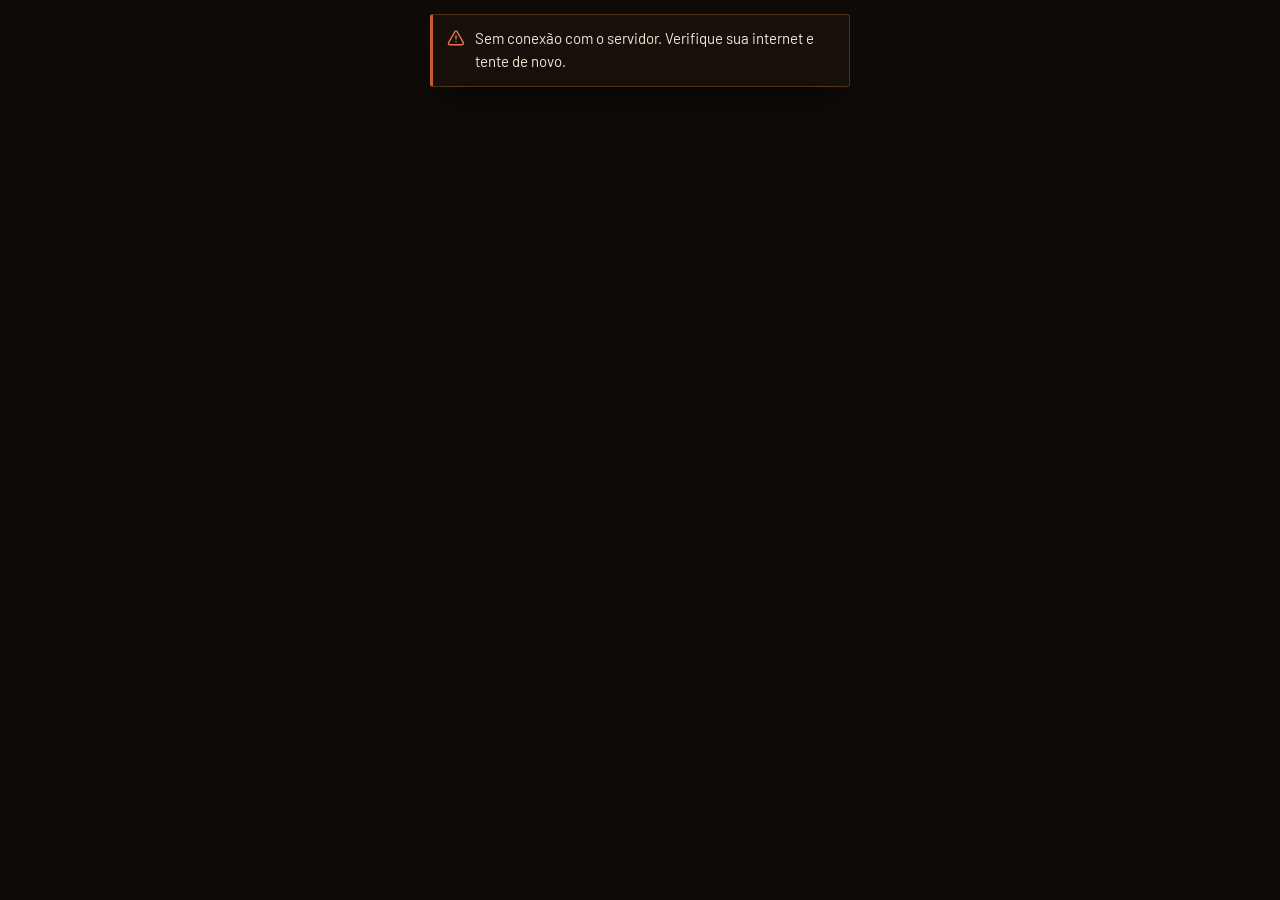
<file: index.html>
<!doctype html>
<html lang="pt-BR">
<head>
<meta charset="utf-8">
<meta name="viewport" content="width=device-width,initial-scale=1,viewport-fit=cover">
<title>Plataforma BRASA</title>
<meta name="claude:viewport-fit-sides" content="cover">
<meta name="theme-color" content="#100b07">
<meta name="description" content="Seus cursos, do jeito que você assiste série.">
<link rel="manifest" href="manifest.webmanifest">
<link rel="icon" type="image/png" href="assets/img/favicon.png">
<link rel="apple-touch-icon" href="assets/img/icon-192.png">
<meta name="apple-mobile-web-app-capable" content="yes">
<link rel="preconnect" href="https://fonts.googleapis.com">
<link rel="preconnect" href="https://fonts.gstatic.com" crossorigin>
<link rel="stylesheet" href="https://fonts.googleapis.com/css2?family=Barlow:wght@400;500;600;700&family=Bebas+Neue&family=Chakra+Petch:wght@500;600;700&family=Noto+Sans+Runic&family=Sedgwick+Ave+Display&display=swap">
<link rel="stylesheet" href="assets/css/brasa.css">
<link rel="stylesheet" href="assets/css/app.css">
</head>
<body>
<div id="app"></div>
<script src="assets/js/config.js"></script>
<script src="assets/js/core.js"></script>
<script src="assets/js/checkout.js"></script>
<script src="assets/js/app.js"></script>
<script src="assets/js/app-pages.js"></script>
<script src="assets/js/app-watch.js"></script>
<script src="assets/js/app-banners.js"></script>
</body>
</html>
</file>
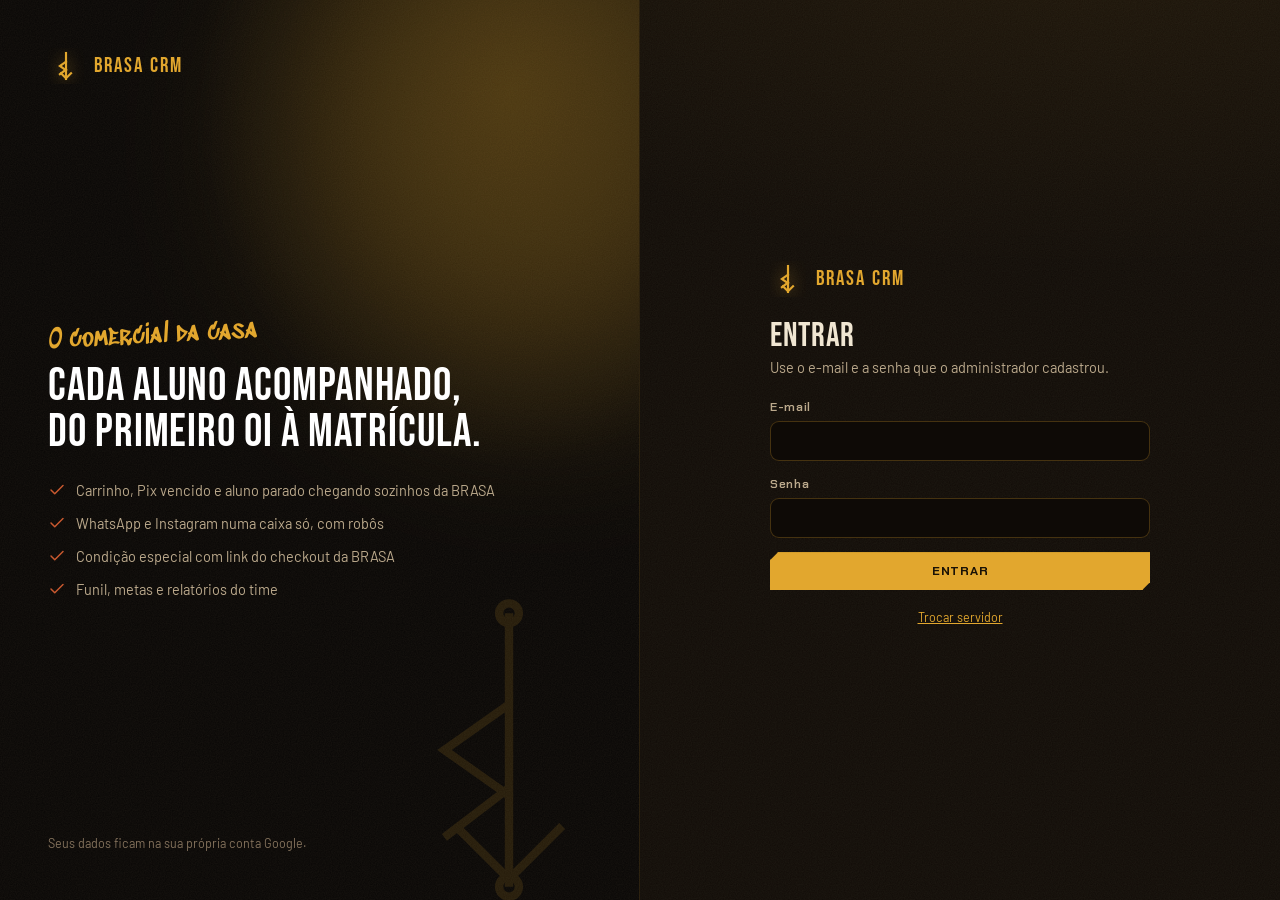
<file: crm/index.html>
<!DOCTYPE html>
<html lang="pt-BR">
<head>
  <meta charset="utf-8">
  <meta name="viewport" content="width=device-width, initial-scale=1, viewport-fit=cover">
  <meta name="theme-color" content="#100B07">
  <meta name="robots" content="noindex, nofollow">
  <meta name="mobile-web-app-capable" content="yes">
  <meta name="apple-mobile-web-app-capable" content="yes">
  <meta name="referrer" content="strict-origin-when-cross-origin">
  <title>BRASA CRM</title>
  <link rel="icon" href="data:,">
  <link rel="manifest" href="manifest.webmanifest">
  <link rel="preconnect" href="https://fonts.googleapis.com">
  <link rel="preconnect" href="https://fonts.gstatic.com" crossorigin>
  <link href="https://fonts.googleapis.com/css2?family=Barlow:wght@400;500;600;700&family=Bebas+Neue&family=Chakra+Petch:wght@500;600;700&family=Sedgwick+Ave+Display&display=swap" rel="stylesheet">
  <link rel="stylesheet" href="css/app.css?v=1.10.1-brasa">
  <link rel="stylesheet" href="css/brasa-tema.css?v=1">
</head>
<body>
  <div id="app"></div>
  <div id="toasts" class="toasts" aria-live="polite"></div>
  <noscript>Ative o JavaScript para usar o sistema.</noscript>

  <script src="config.js?v=1.10.1-brasa"></script>
  <script src="js/logica.js?v=1.10.1-brasa"></script>
  <script>
    // O modo demonstração só é carregado quando escolhido (roda a lógica no navegador).
    (function () {
      var api = window.PRUMO.API_URL;
      try { api = api || JSON.parse(localStorage.getItem('prumo_api') || '""'); } catch (e) { }
      if (/[?&]demo=1/.test(location.search)) api = 'demo';
      if (api === 'demo') document.write('<script src="js/demo.js?v=1.10.1-brasa"><\/script>');
    })();
  </script>
  <script src="js/core.js?v=1.10.1-brasa"></script>
  <script src="js/app.js?v=1.10.1-brasa"></script>
  <script src="js/views-crm.js?v=1.10.1-brasa"></script>
  <script src="js/views-conversas.js?v=1.10.1-brasa"></script>
  <script src="js/views-automacoes.js?v=1.10.1-brasa"></script>
  <script src="js/views-marketing.js?v=1.10.1-brasa"></script>
  <script src="js/views-email.js?v=1.10.1-brasa"></script>
  <script src="js/views-financeiro.js?v=1.10.1-brasa"></script>
  <script src="js/views-gestao.js?v=1.10.1-brasa"></script>
  <script src="js/views-ia.js?v=1.10.1-brasa"></script>
  <script src="js/views-escritorio.js?v=1.10.1-brasa"></script>
  <script src="js/views-conteudo.js?v=1.10.1-brasa"></script>
  <script src="js/views-mesa.js?v=1.10.1-brasa"></script>
</body>
</html>
</file>
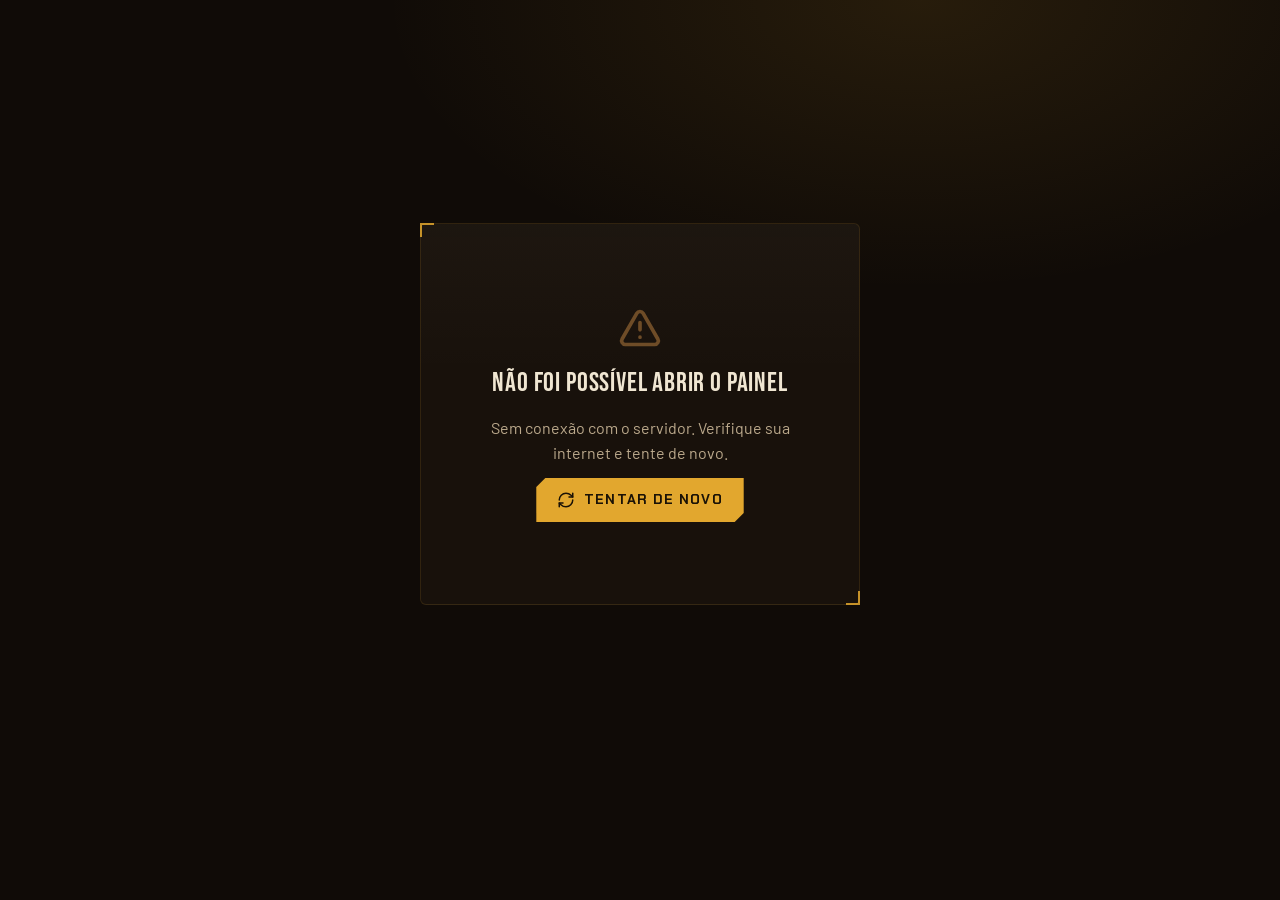
<file: admin.html>
<!doctype html>
<html lang="pt-BR">
<head>
<meta charset="utf-8">
<meta name="viewport" content="width=device-width,initial-scale=1,viewport-fit=cover">
<title>Painel · BRASA</title>
<meta name="claude:viewport-fit-sides" content="cover">
<meta name="theme-color" content="#100b07">
<meta name="robots" content="noindex,nofollow">
<link rel="preconnect" href="https://fonts.googleapis.com">
<link rel="preconnect" href="https://fonts.gstatic.com" crossorigin>
<link rel="stylesheet" href="https://fonts.googleapis.com/css2?family=Barlow:wght@400;500;600;700&family=Bebas+Neue&family=Chakra+Petch:wght@500;600;700&family=Noto+Sans+Runic&family=Sedgwick+Ave+Display&display=swap">
<link rel="stylesheet" href="assets/css/brasa.css">
<link rel="stylesheet" href="assets/css/admin.css">
<link rel="stylesheet" href="assets/css/admin-plus.css">
</head>
<body>
<div id="app" class="adm"><div class="loading-screen"><div class="spinner" role="status" aria-label="Carregando"></div></div></div>
<script src="assets/js/config.js"></script>
<script src="assets/js/core.js"></script>
<script src="assets/js/ads.js"></script>
<script src="assets/js/admin.js"></script>
<script src="assets/js/admin-plus.js"></script>
</body>
</html>
</file>
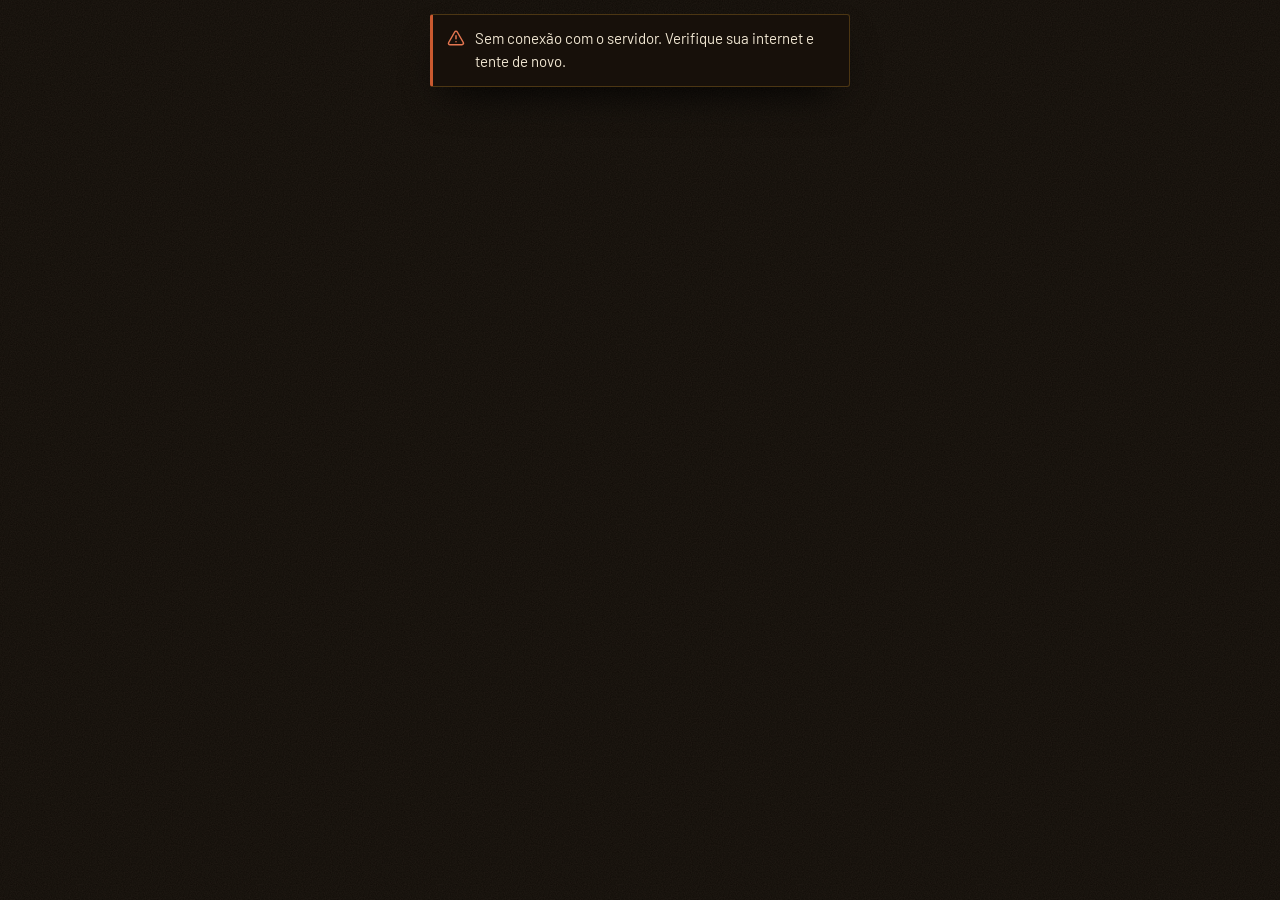
<file: afiliado.html>
<!doctype html>
<html lang="pt-BR">
<head>
<meta charset="utf-8">
<meta name="viewport" content="width=device-width,initial-scale=1,viewport-fit=cover">
<title>Painel do afiliado</title>
<meta name="claude:viewport-fit-sides" content="cover">
<meta name="theme-color" content="#100b07">
<meta name="robots" content="noindex,nofollow">
<link rel="preconnect" href="https://fonts.googleapis.com">
<link rel="preconnect" href="https://fonts.gstatic.com" crossorigin>
<link rel="stylesheet" href="https://fonts.googleapis.com/css2?family=Barlow:wght@400;500;600;700&family=Bebas+Neue&family=Chakra+Petch:wght@500;600;700&family=Noto+Sans+Runic&family=Sedgwick+Ave+Display&display=swap">
<link rel="stylesheet" href="assets/css/brasa.css">
<link rel="stylesheet" href="assets/css/afiliado.css">
</head>
<body>
<div id="app" class="aff"></div>
<script src="assets/js/config.js"></script>
<script src="assets/js/core.js"></script>
<script src="assets/js/afiliado.js"></script>
</body>
</html>
</file>
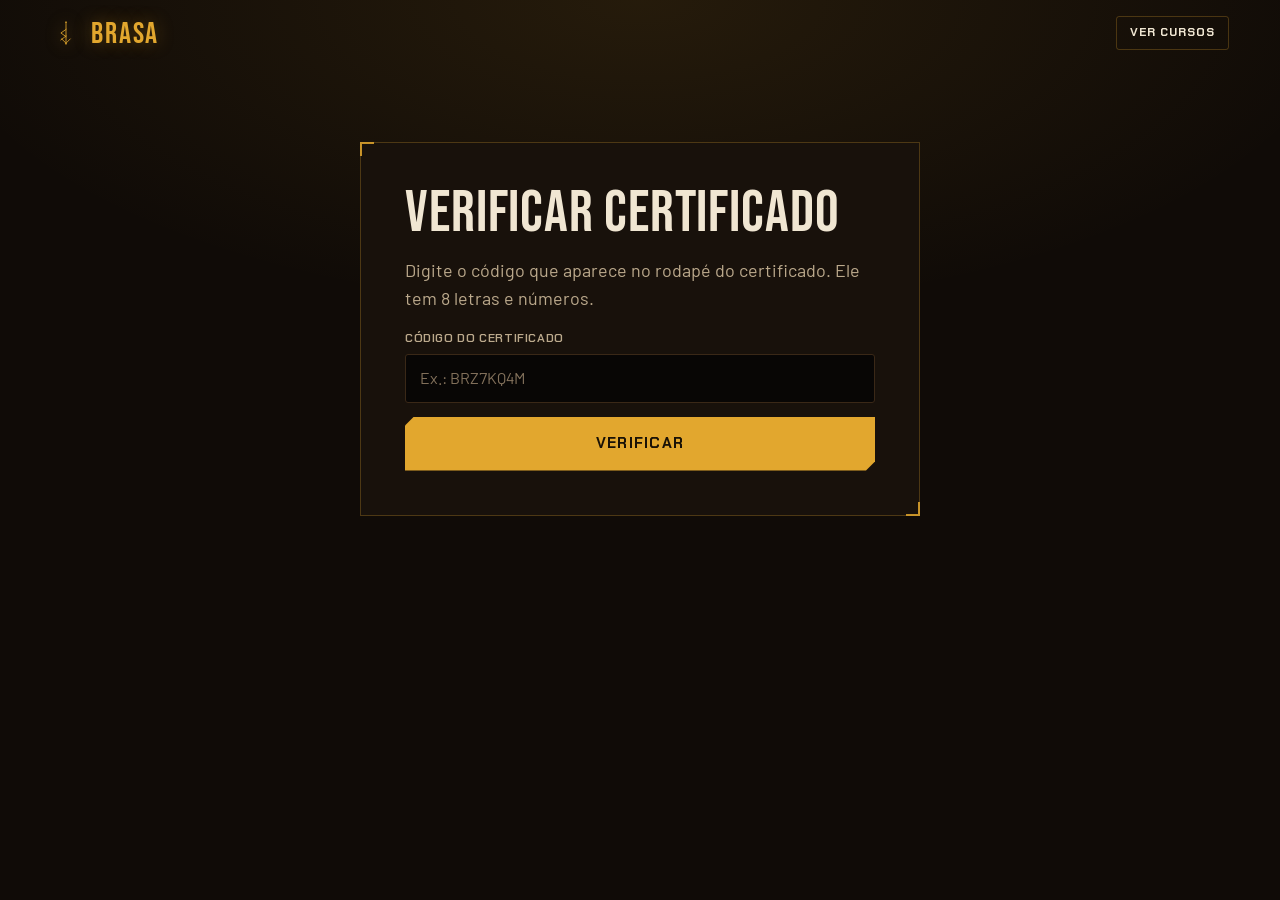
<file: certificado.html>
<!doctype html>
<html lang="pt-BR">
<head>
<meta charset="utf-8">
<meta name="viewport" content="width=device-width,initial-scale=1,viewport-fit=cover">
<title>Certificado | BRASA</title>
<meta name="robots" content="noindex">
<meta name="claude:viewport-fit-sides" content="cover">
<meta name="theme-color" content="#100b07">
<link rel="preconnect" href="https://fonts.googleapis.com">
<link rel="preconnect" href="https://fonts.gstatic.com" crossorigin>
<link rel="stylesheet" href="https://fonts.googleapis.com/css2?family=Barlow:wght@400;500;600;700&family=Bebas+Neue&family=Chakra+Petch:wght@500;600;700&family=Noto+Sans+Runic&family=Sedgwick+Ave+Display&display=swap">
<link rel="stylesheet" href="assets/css/brasa.css">
<link rel="stylesheet" href="assets/css/cert.css">
</head>
<body>
<div id="app"></div>
<script src="assets/js/config.js"></script>
<script src="assets/js/core.js"></script>
<script src="assets/js/certificado.js"></script>
</body>
</html>
</file>
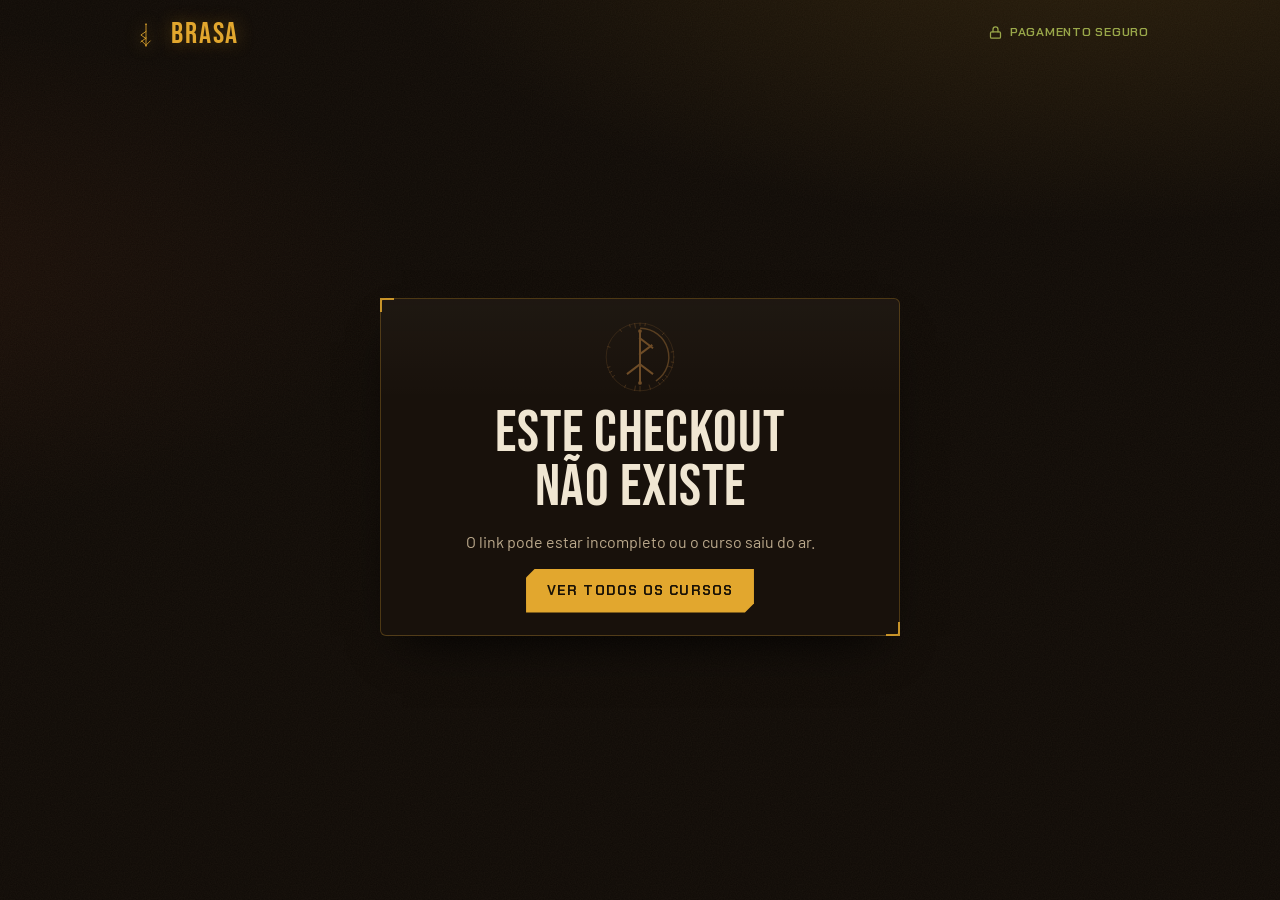
<file: checkout.html>
<!doctype html>
<html lang="pt-BR">
<head>
<meta charset="utf-8">
<meta name="viewport" content="width=device-width,initial-scale=1,viewport-fit=cover">
<title>Finalizar inscrição | BRASA</title>
<meta name="robots" content="noindex">
<meta name="claude:viewport-fit-sides" content="cover">
<meta name="theme-color" content="#100b07">
<link rel="icon" type="image/png" href="assets/img/favicon.png">
<link rel="preconnect" href="https://fonts.googleapis.com">
<link rel="preconnect" href="https://fonts.gstatic.com" crossorigin>
<link rel="preconnect" href="https://sdk.mercadopago.com">
<link rel="stylesheet" href="https://fonts.googleapis.com/css2?family=Barlow:wght@400;500;600;700&family=Bebas+Neue&family=Chakra+Petch:wght@500;600;700&family=Noto+Sans+Runic&family=Sedgwick+Ave+Display&display=swap">
<link rel="stylesheet" href="assets/css/brasa.css">
<link rel="stylesheet" href="assets/css/checkout.css">
</head>
<body>
<div id="app"></div>
<script src="assets/js/config.js"></script>
<script src="assets/js/core.js"></script>
<script src="assets/js/checkout.js"></script>
<script src="assets/js/checkout-page.js"></script>
</body>
</html>
</file>
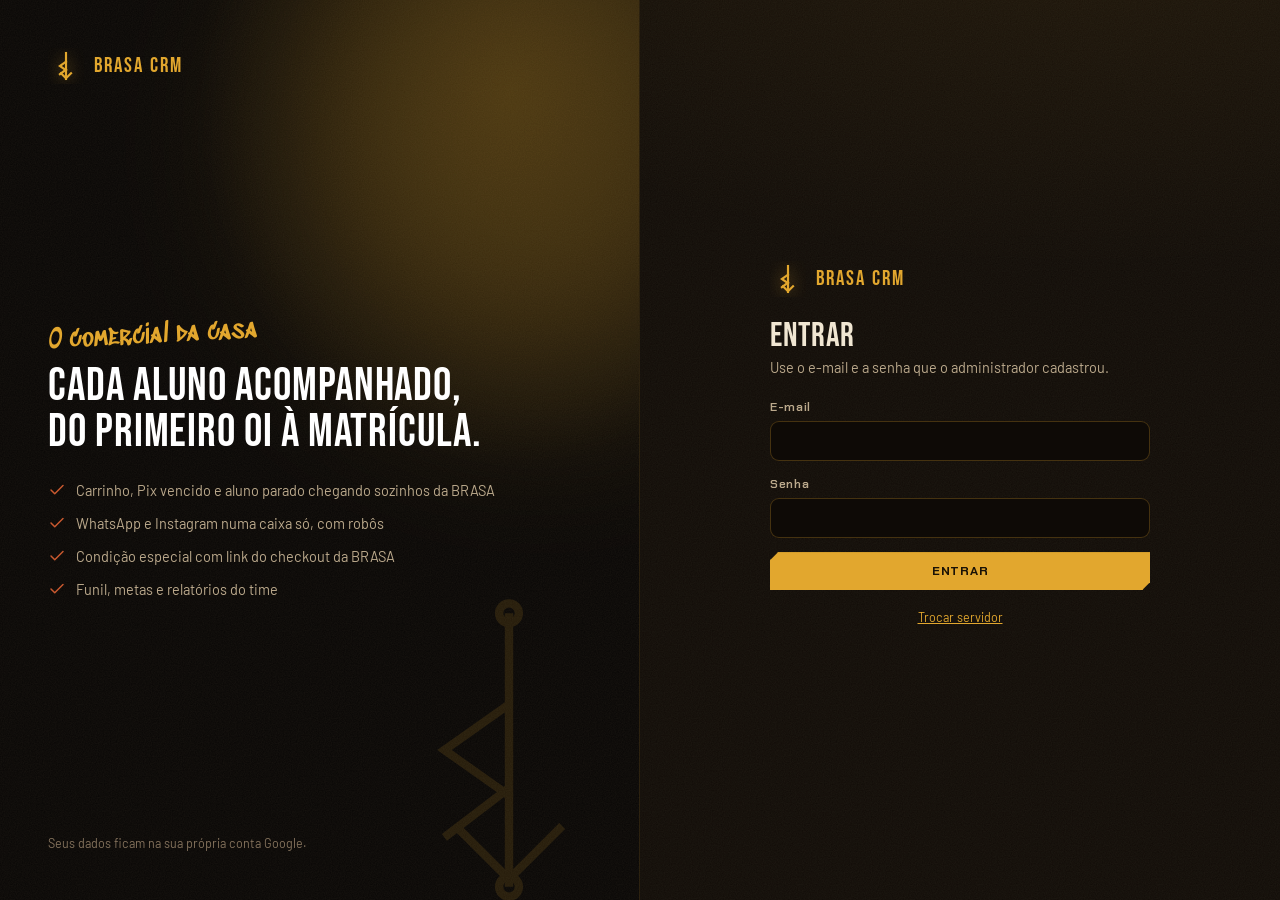
<file: comercial.html>
<!doctype html>
<html lang="pt-BR">
<head>
<meta charset="utf-8">
<meta name="viewport" content="width=device-width,initial-scale=1">
<meta name="robots" content="noindex,nofollow">
<meta http-equiv="refresh" content="0; url=crm/">
<title>BRASA CRM</title>
<style>body{margin:0;min-height:100vh;display:grid;place-items:center;background:#100b07;color:#f0e6d2;font-family:Barlow,system-ui,sans-serif}a{color:#e2a72e}</style>
</head>
<body>
<p>A área comercial agora é o <a href="crm/">BRASA CRM</a>.</p>
<script>location.replace('crm/' + location.search);</script>
</body>
</html>
</file>
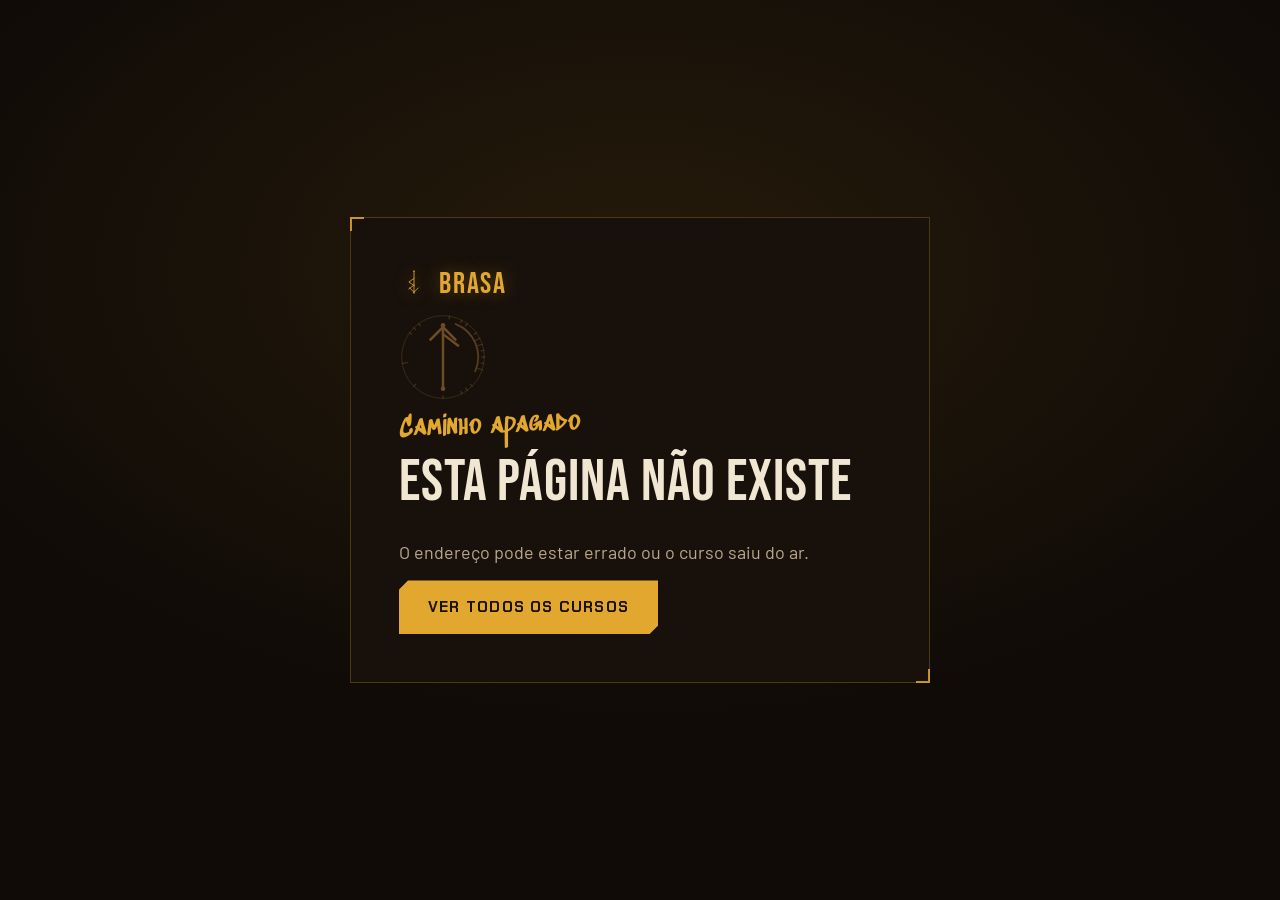
<file: lp.html>
<!doctype html>
<html lang="pt-BR">
<head>
<meta charset="utf-8">
<meta name="viewport" content="width=device-width,initial-scale=1,viewport-fit=cover">
<title>BRASA</title>
<meta name="claude:viewport-fit-sides" content="cover">
<meta name="theme-color" content="#100b07">
<meta name="description" content="">
<link rel="preconnect" href="https://fonts.googleapis.com">
<link rel="preconnect" href="https://fonts.gstatic.com" crossorigin>
<link rel="stylesheet" href="https://fonts.googleapis.com/css2?family=Barlow:wght@400;500;600;700&family=Bebas+Neue&family=Chakra+Petch:wght@500;600;700&family=Noto+Sans+Runic&family=Sedgwick+Ave+Display&display=swap">
<link rel="stylesheet" href="assets/css/brasa.css">
<link rel="stylesheet" href="assets/css/lp.css">
</head>
<body>
<div id="lp"></div>
<script src="assets/js/config.js"></script>
<script src="assets/js/core.js"></script>
<script src="assets/js/checkout.js"></script>
<script src="assets/js/lp.js"></script>
</body>
</html>
</file>
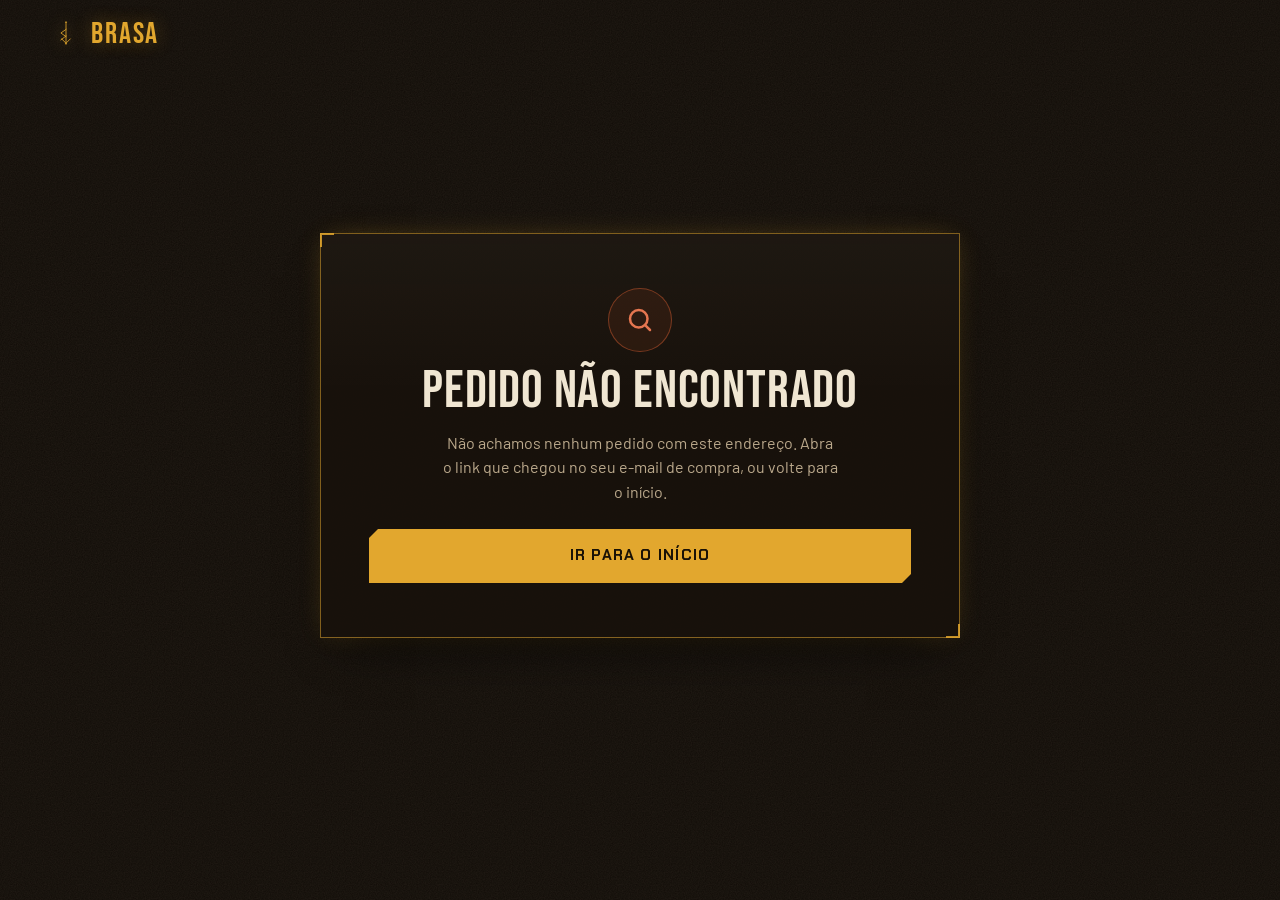
<file: obrigado.html>
<!doctype html>
<html lang="pt-BR">
<head>
<meta charset="utf-8">
<meta name="viewport" content="width=device-width,initial-scale=1,viewport-fit=cover">
<title>Obrigado | BRASA</title>
<meta name="robots" content="noindex">
<meta name="claude:viewport-fit-sides" content="cover">
<meta name="theme-color" content="#100b07">
<link rel="preconnect" href="https://fonts.googleapis.com">
<link rel="preconnect" href="https://fonts.gstatic.com" crossorigin>
<link rel="stylesheet" href="https://fonts.googleapis.com/css2?family=Barlow:wght@400;500;600;700&family=Bebas+Neue&family=Chakra+Petch:wght@500;600;700&family=Noto+Sans+Runic&family=Sedgwick+Ave+Display&display=swap">
<link rel="stylesheet" href="assets/css/brasa.css">
<link rel="stylesheet" href="assets/css/lp.css">
</head>
<body>
<div id="app"></div>
<script src="assets/js/config.js"></script>
<script src="assets/js/core.js"></script>
<script src="assets/js/checkout.js"></script>
<script src="assets/js/obrigado.js"></script>
</body>
</html>
</file>
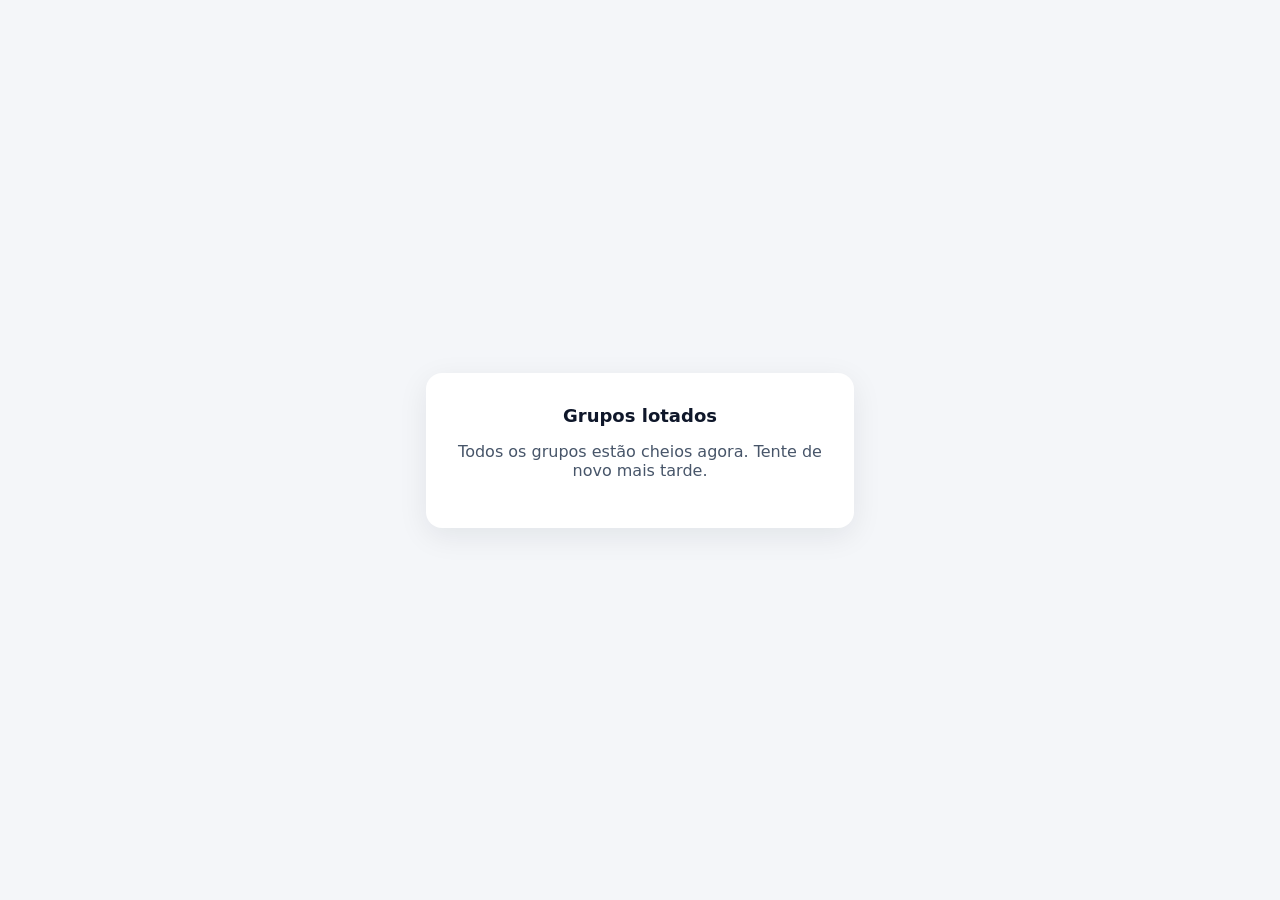
<file: crm/g.html>
<!DOCTYPE html>
<html lang="pt-BR">
<head>
  <meta charset="utf-8">
  <meta name="viewport" content="width=device-width, initial-scale=1">
  <meta name="robots" content="noindex">
  <title>Entrando no grupo...</title>
  <style>
    body { margin: 0; min-height: 100vh; display: grid; place-items: center; font-family: system-ui, -apple-system, 'Segoe UI', sans-serif; background: #F4F6F9; color: #0F172A; padding: 16px; box-sizing: border-box; }
    .c { background: #fff; border-radius: 16px; padding: 32px 24px; max-width: 380px; width: 100%; text-align: center; box-shadow: 0 8px 30px rgba(15,23,42,.08); }
    .spin { width: 34px; height: 34px; border: 3px solid #1FAF53; border-right-color: transparent; border-radius: 50%; animation: g .8s linear infinite; margin: 0 auto 16px; }
    @keyframes g { to { transform: rotate(360deg); } }
    a.b { display: inline-block; margin-top: 16px; background: #1FAF53; color: #fff; padding: 14px 22px; border-radius: 10px; text-decoration: none; font-weight: 700; }
    p { color: #475569; }
  </style>
</head>
<body>
  <div class="c" id="c"><div class="spin"></div><h1 style="font-size:18px;margin:0">Procurando um grupo com vaga...</h1></div>
  <script src="js/logica.js"></script>
  <script>
    (function () {
      var q = new URLSearchParams(location.search);
      var slug = q.get('g') || '', sid = q.get('s') || '';
      var box = document.getElementById('c');
      var fim = function (r) {
        if (r && r.link && /^https:\/\/chat\.whatsapp\.com\//.test(r.link)) {
          box.innerHTML = '<h1 style="font-size:18px;margin:0">Grupo encontrado</h1><p>Se o WhatsApp não abrir sozinho, toque no botão.</p><a class="b" id="ir">Entrar no grupo</a>';
          document.getElementById('ir').href = r.link;
          location.replace(r.link);
        } else {
          box.innerHTML = '<h1 style="font-size:18px;margin:0">Grupos lotados</h1><p>Todos os grupos estão cheios agora. Tente de novo mais tarde.</p>';
        }
      };
      if (!/^[\w-]+$/.test(slug)) return fim(null);
      if (q.get('demo') === '1') {
        var s = document.createElement('script'); s.src = 'js/demo.js';
        s.onload = function () { window.PrumoDemo.call({ action: 'publico.grupo', slug: slug }).then(function (r) { fim(r.data); }); };
        document.body.appendChild(s);
        return;
      }
      if (!/^[\w-]+$/.test(sid)) return fim(null);
      fetch('https://script.google.com/macros/s/' + sid + '/exec', { method: 'POST', headers: { 'Content-Type': 'text/plain' }, body: JSON.stringify({ action: 'publico.grupo', slug: slug }) })
        .then(function (r) { return r.json(); }).then(function (r) { fim(r.data); }).catch(function () { fim(null); });
    })();
  </script>
</body>
</html>
</file>
<file: assets/css/brasa.css>
/* =====================================================================
   BRASA · design system
   Conceito: um salão de streaming escavado em madeira queimada e couro.
   A mostarda é a única fonte de luz, como brasa acesa no escuro.
   Linguagem: HUD cyberpunk (cantoneiras, chanfros), runas nórdicas,
   grafite pontual. Tema escuro único, por escolha do cliente.
   Layout: billboard de ponta a ponta + trilhos horizontais de cards;
   painéis com cantoneiras; texto alinhado à esquerda.
   ===================================================================== */

:root {
  /* ---------- cor ---------- */
  --ink: #080605;          /* preto-carvão (fundo mais fundo) */
  --soot: #100b07;         /* fundo do app */
  --umber: #18110b;        /* superfície */
  --umber-2: #21170e;      /* superfície elevada */
  --umber-3: #2c1f13;      /* hover / input */
  --leather: #3a2817;      /* bordas sólidas */
  --bronze: #6e4c27;       /* metal envelhecido */
  --mustard: #e2a72e;      /* acento principal: a brasa */
  --mustard-hi: #f4c55a;
  --mustard-lo: #a57412;
  --mustard-ink: #1a1206;  /* texto sobre mostarda */
  --rust: #c9592f;         /* erro / perigo */
  --rust-hi: #e57650;
  --moss: #9aa84a;         /* sucesso */
  --sky: #86b7b2;          /* informação (uso raro) */
  --bone: #f0e6d2;         /* texto principal */
  --dust: #bba98c;         /* texto secundário */
  --ash: #84725c;          /* texto terciário */
  --smoke: #4d3f31;        /* desativado */
  --line: rgba(226, 167, 46, .12);
  --line-2: rgba(226, 167, 46, .26);
  --line-3: rgba(226, 167, 46, .52);
  --veil: rgba(8, 6, 5, .74);
  --glow: 0 0 0 1px rgba(226, 167, 46, .45), 0 0 30px -6px rgba(226, 167, 46, .5);
  --glow-soft: 0 0 24px -8px rgba(226, 167, 46, .4);
  --drop: 0 22px 48px -22px rgba(0, 0, 0, .95);
  /* gráficos (validado: banda de luminosidade e contraste no fundo escuro) */
  --viz-1: #b98420;
  --viz-grid: rgba(240, 230, 210, .07);

  /* ---------- tipo ---------- */
  --f-display: 'Bebas Neue', 'Oswald', 'Arial Narrow', Impact, sans-serif;
  --f-tag: 'Sedgwick Ave Display', 'Permanent Marker', 'Marker Felt', 'Bebas Neue', cursive;
  --f-hud: 'Chakra Petch', 'Rajdhani', 'Arial Narrow', system-ui, sans-serif;
  --f-body: 'Barlow', 'Segoe UI', Roboto, system-ui, sans-serif;
  --f-rune: 'Noto Sans Runic', 'Segoe UI Historic', 'Segoe UI Symbol', serif;

  --fs-hero: clamp(2.9rem, 7.4vw, 6.4rem);
  --fs-1: clamp(2.2rem, 4.8vw, 3.7rem);
  --fs-2: clamp(1.7rem, 3vw, 2.4rem);
  --fs-3: 1.45rem;
  --fs-4: 1.15rem;
  --fs-body: 1rem;
  --fs-sm: .875rem;
  --fs-xs: .75rem;

  /* ---------- forma ---------- */
  --r-1: 3px;
  --r-2: 6px;
  --r-3: 10px;
  --cut: 9px;
  --pad-l: max(16px, 4vw, env(safe-area-inset-left, 0px));
  --pad-r: max(16px, 4vw, env(safe-area-inset-right, 0px));
  --nav-h: 64px;
  --bottom-h: 62px;
  --ease: cubic-bezier(.2, .7, .2, 1);
  /* motion: saída forte para entradas e respostas, in-out para o que se move na tela */
  --ease-out: cubic-bezier(.23, 1, .32, 1);
  --ease-in-out: cubic-bezier(.77, 0, .175, 1);
  --ease-drawer: cubic-bezier(.32, .72, 0, 1);
  --ease-pop: cubic-bezier(.34, 1.56, .64, 1);
  --noise: url("data:image/svg+xml;utf8,<svg xmlns='http://www.w3.org/2000/svg' width='180' height='180'><filter id='n'><feTurbulence type='fractalNoise' baseFrequency='.85' numOctaves='2' stitchTiles='stitch'/><feColorMatrix values='0 0 0 0 .95 0 0 0 0 .78 0 0 0 0 .45 0 0 0 .075 0'/></filter><rect width='100%25' height='100%25' filter='url(%23n)'/></svg>");

  color-scheme: dark;
}

/* =====================================================================
   base
   ===================================================================== */
*, *::before, *::after { box-sizing: border-box; }
html { -webkit-text-size-adjust: 100%; scroll-behavior: smooth; background: var(--soot); }
body {
  margin: 0;
  min-height: 100%;
  background: var(--soot) var(--noise);
  color: var(--bone);
  font-family: var(--f-body);
  font-size: var(--fs-body);
  line-height: 1.55;
  -webkit-font-smoothing: antialiased;
  overflow-x: hidden;
}
img, svg, video, canvas, iframe { display: block; max-width: 100%; }
svg.i { flex: none; max-width: none; }
img { height: auto; }
a { color: var(--mustard); text-decoration: none; }
a:hover { color: var(--mustard-hi); }
button { font: inherit; color: inherit; background: none; border: 0; padding: 0; cursor: pointer; }
input, textarea, select { font: inherit; color: inherit; }
::selection { background: var(--mustard); color: var(--mustard-ink); }
:focus-visible { outline: 2px solid var(--mustard-hi); outline-offset: 2px; }
[hidden] { display: none !important; }
hr { border: 0; height: 1px; background: var(--line); margin: 0; }
p { margin: 0; }
h1, h2, h3, h4 { margin: 0; font-weight: 400; text-wrap: balance; }

* { scrollbar-width: thin; scrollbar-color: var(--leather) transparent; }
::-webkit-scrollbar { width: 10px; height: 10px; }
::-webkit-scrollbar-thumb { background: var(--leather); border-radius: 10px; border: 2px solid var(--soot); }
::-webkit-scrollbar-track { background: transparent; }

/* faixa do topo do celular (safe area) */
body::before {
  content: "";
  position: fixed;
  inset: 0 0 auto;
  height: env(safe-area-inset-top, 0px);
  background: var(--ink);
  z-index: 60;
}

/* =====================================================================
   tipografia
   ===================================================================== */
.t-hero, .t-1, .t-2, .t-3, .t-display {
  font-family: var(--f-display);
  font-weight: 400;
  letter-spacing: .015em;
  line-height: .92;
  color: var(--bone);
}
.t-hero { font-size: var(--fs-hero); }
.t-1 { font-size: var(--fs-1); }
.t-2 { font-size: var(--fs-2); line-height: 1; }
.t-3 { font-size: var(--fs-3); line-height: 1.05; letter-spacing: .03em; }
.t-tag {
  font-family: var(--f-tag);
  font-weight: 400;
  color: var(--mustard);
  letter-spacing: 0;
  line-height: 1;
}
.t-hud {
  font-family: var(--f-hud);
  font-weight: 600;
  letter-spacing: .06em;
  text-transform: uppercase;
  font-size: var(--fs-xs);
}
.t-rune { font-family: var(--f-rune); }
.t-lead { font-size: clamp(1.02rem, 1.4vw, 1.18rem); color: var(--dust); line-height: 1.55; max-width: 62ch; }
.t-muted { color: var(--dust); }
.t-faint { color: var(--ash); }
.t-sm { font-size: var(--fs-sm); }
.t-xs { font-size: var(--fs-xs); }
.t-mustard { color: var(--mustard); }
.t-ok { color: var(--moss); }
.t-bad { color: var(--rust-hi); }
.t-num { font-variant-numeric: tabular-nums; }
.t-strike { text-decoration: line-through; text-decoration-color: var(--rust); text-decoration-thickness: 2px; color: var(--ash); }
.t-clamp-2, .t-clamp-3 { display: -webkit-box; -webkit-box-orient: vertical; overflow: hidden; }
.t-clamp-2 { -webkit-line-clamp: 2; }
.t-clamp-3 { -webkit-line-clamp: 3; }
.ellipsis { overflow: hidden; text-overflow: ellipsis; white-space: nowrap; }
.prose { max-width: 66ch; color: var(--dust); }
.prose p + p { margin-top: .9em; }
.prose strong { color: var(--bone); font-weight: 600; }

/* =====================================================================
   layout
   ===================================================================== */
.wrap {
  width: 100%;
  max-width: 1480px;
  margin-inline: auto;
  padding-left: var(--pad-l);
  padding-right: var(--pad-r);
}
.wrap--narrow { max-width: 880px; }
.wrap--mid { max-width: 1180px; }
.stack { display: flex; flex-direction: column; gap: var(--gap, 16px); }
.row { display: flex; flex-wrap: wrap; align-items: center; gap: var(--gap, 12px); }
.row--between { justify-content: space-between; }
.row--top { align-items: flex-start; }
.row--nowrap { flex-wrap: nowrap; }
.grow { flex: 1 1 auto; min-width: 0; }
.grid { display: grid; gap: var(--gap, 16px); grid-template-columns: repeat(auto-fill, minmax(var(--min, 240px), 1fr)); }
.grid-2 { display: grid; gap: var(--gap, 16px); grid-template-columns: repeat(2, minmax(0, 1fr)); }
.grid-3 { display: grid; gap: var(--gap, 16px); grid-template-columns: repeat(3, minmax(0, 1fr)); }
.grid-4 { display: grid; gap: var(--gap, 16px); grid-template-columns: repeat(4, minmax(0, 1fr)); }
@media (max-width: 900px) { .grid-3, .grid-4 { grid-template-columns: repeat(2, minmax(0, 1fr)); } }
@media (max-width: 600px) { .grid-2, .grid-3 { grid-template-columns: minmax(0, 1fr); } }
.min0 { min-width: 0; }
.center { text-align: center; }
.sr-only { position: absolute; width: 1px; height: 1px; padding: 0; margin: -1px; overflow: hidden; clip: rect(0 0 0 0); white-space: nowrap; border: 0; }
@media (max-width: 760px) { .hide-sm { display: none !important; } }
@media (min-width: 761px) { .show-sm { display: none !important; } }

/* =====================================================================
   marca
   ===================================================================== */
.brand { display: inline-flex; align-items: center; gap: 10px; color: var(--mustard); }
.brand:hover { color: var(--mustard-hi); }
.brand__sigil { width: 30px; height: 30px; flex: none; filter: drop-shadow(0 0 8px rgba(226, 167, 46, .5)); }
.brand__name {
  font-family: var(--f-display);
  font-size: 1.9rem;
  line-height: 1;
  letter-spacing: .06em;
  text-shadow: 0 0 18px rgba(226, 167, 46, .35);
  padding-top: 3px;
}

/* =====================================================================
   botões
   ===================================================================== */
.btn {
  --bh: 44px;
  display: inline-flex;
  align-items: center;
  justify-content: center;
  gap: 9px;
  min-height: var(--bh);
  padding: 0 20px;
  font-family: var(--f-hud);
  font-weight: 700;
  font-size: .86rem;
  letter-spacing: .08em;
  text-transform: uppercase;
  line-height: 1;
  white-space: nowrap;
  border-radius: var(--r-1);
  border: 1px solid var(--line-2);
  background: var(--umber-2);
  color: var(--bone);
  transition: background .18s ease, color .18s ease, border-color .18s ease, box-shadow .22s var(--ease-out), transform .16s var(--ease-out);
  user-select: none;
  position: relative;
}
.btn:hover { border-color: var(--line-3); background: var(--umber-3); color: var(--bone); }
.btn:active:not(:disabled) { transform: scale(.97); transition-duration: .08s; }
.btn svg { width: 18px; height: 18px; flex: none; }
.btn--primary {
  background: var(--mustard);
  color: var(--mustard-ink);
  border-color: transparent;
  clip-path: polygon(var(--cut) 0, 100% 0, 100% calc(100% - var(--cut)), calc(100% - var(--cut)) 100%, 0 100%, 0 var(--cut));
  border-radius: 0;
}
.btn--primary:hover { background: var(--mustard-hi); color: var(--mustard-ink); box-shadow: 0 0 34px -6px rgba(244, 197, 90, .8); }
.btn--primary:focus-visible { outline: none; box-shadow: inset 0 0 0 2px var(--mustard-ink), inset 0 0 0 4px var(--mustard-hi); }
.btn--bone { background: var(--bone); color: var(--ink); border-color: transparent; }
.btn--bone:hover { background: #fff8ea; color: var(--ink); }
.btn--ghost { background: transparent; }
.btn--ghost:hover { background: rgba(226, 167, 46, .08); }
.btn--glass { background: rgba(240, 230, 210, .14); border-color: rgba(240, 230, 210, .18); backdrop-filter: blur(6px); }
.btn--glass:hover { background: rgba(240, 230, 210, .22); }
.btn--danger { background: transparent; border-color: rgba(201, 89, 47, .5); color: var(--rust-hi); }
.btn--danger:hover { background: rgba(201, 89, 47, .14); border-color: var(--rust); color: var(--rust-hi); }
.btn--link { background: none; border: 0; padding: 0 4px; min-height: auto; color: var(--mustard); }
.btn--link:hover { background: none; color: var(--mustard-hi); text-decoration: underline; }
.btn--sm { --bh: 34px; padding: 0 13px; font-size: .74rem; gap: 7px; }
.btn--sm svg { width: 15px; height: 15px; }
.btn--lg { --bh: 54px; padding: 0 28px; font-size: .95rem; }
.btn--block { width: 100%; }
.btn--icon { width: var(--bh); padding: 0; }
.btn--round { border-radius: 50%; width: var(--bh); padding: 0; clip-path: none; }
.btn[disabled], .btn.is-disabled { opacity: .45; pointer-events: none; }
.btn.is-loading { color: transparent !important; pointer-events: none; }
.btn.is-loading::after {
  content: "";
  position: absolute;
  width: 18px; height: 18px;
  border-radius: 50%;
  border: 2px solid currentColor;
  border-color: var(--mustard-ink) transparent var(--mustard-ink) transparent;
  animation: spin .7s linear infinite;
}
.btn--ghost.is-loading::after, .btn:not(.btn--primary).is-loading::after { border-color: var(--mustard) transparent var(--mustard) transparent; }

.iconbtn {
  display: inline-grid;
  place-items: center;
  width: 40px; height: 40px;
  border-radius: 50%;
  color: var(--bone);
  transition: background .15s, color .15s;
}
.iconbtn:hover { background: rgba(240, 230, 210, .08); color: var(--mustard); }
.iconbtn svg { width: 22px; height: 22px; }
.iconbtn--ring { border: 1.5px solid rgba(240, 230, 210, .45); }
.iconbtn--ring:hover { border-color: var(--mustard); }

/* =====================================================================
   formulários
   ===================================================================== */
.field { display: flex; flex-direction: column; gap: 6px; min-width: 0; }
.field > label, .label {
  font-family: var(--f-hud);
  font-weight: 600;
  font-size: .76rem;
  letter-spacing: .05em;
  color: var(--dust);
  text-transform: uppercase;
}
.label .req { color: var(--mustard); }
.input, .textarea, .select {
  width: 100%;
  min-height: 46px;
  padding: 11px 14px;
  border-radius: var(--r-1);
  border: 1px solid var(--leather);
  background: var(--ink);
  color: var(--bone);
  font-size: 1rem;
  transition: border-color .15s, box-shadow .15s, background .15s;
}
.input::placeholder, .textarea::placeholder { color: var(--ash); }
.input:hover, .textarea:hover, .select:hover { border-color: var(--bronze); }
.input:focus, .textarea:focus, .select:focus { outline: none; border-color: var(--mustard); box-shadow: 0 0 0 3px rgba(226, 167, 46, .16); background: #0b0806; }
.textarea { min-height: 110px; resize: vertical; line-height: 1.5; }
.select {
  appearance: none;
  padding-right: 38px;
  background-image: linear-gradient(45deg, transparent 50%, var(--mustard) 50%), linear-gradient(135deg, var(--mustard) 50%, transparent 50%);
  background-position: calc(100% - 19px) 52%, calc(100% - 14px) 52%;
  background-size: 5px 5px;
  background-repeat: no-repeat;
}
.input.is-invalid, .textarea.is-invalid { border-color: var(--rust); }
.hint { font-size: var(--fs-xs); color: var(--ash); line-height: 1.45; }
.err { font-size: var(--fs-sm); color: var(--rust-hi); }
.input-group { display: flex; align-items: stretch; }
.input-group > .addon {
  display: grid; place-items: center;
  padding: 0 12px;
  border: 1px solid var(--leather);
  border-right: 0;
  border-radius: var(--r-1) 0 0 var(--r-1);
  background: var(--umber-2);
  color: var(--dust);
  font-family: var(--f-hud);
  font-weight: 600;
  font-size: .85rem;
}
.input-group > .input { border-radius: 0 var(--r-1) var(--r-1) 0; }
.input-group > .addon--end { border-left: 0; border-right: 1px solid var(--leather); border-radius: 0 var(--r-1) var(--r-1) 0; order: 2; }
.input-group > .addon--end + .input, .input-group > .input:has(+ .addon--end) { border-radius: var(--r-1) 0 0 var(--r-1); }

.check { display: inline-flex; align-items: flex-start; gap: 10px; cursor: pointer; font-size: .95rem; color: var(--bone); line-height: 1.4; }
.check input { appearance: none; flex: none; width: 20px; height: 20px; margin-top: 1px; border-radius: var(--r-1); border: 1.5px solid var(--bronze); background: var(--ink); display: grid; place-items: center; cursor: pointer; }
.check input:checked { background: var(--mustard); border-color: var(--mustard); }
.check input:checked::after { content: ""; width: 10px; height: 6px; border: 2.5px solid var(--mustard-ink); border-top: 0; border-right: 0; transform: rotate(-45deg) translate(1px, -1px); }

.switch { display: inline-flex; align-items: center; gap: 12px; cursor: pointer; font-size: .95rem; }
.switch input { appearance: none; flex: none; width: 46px; height: 26px; border-radius: 26px; background: var(--umber-3); border: 1px solid var(--leather); position: relative; cursor: pointer; transition: background .2s, border-color .2s; }
.switch input::after { content: ""; position: absolute; top: 3px; left: 3px; width: 18px; height: 18px; border-radius: 50%; background: var(--dust); transition: transform .2s var(--ease), background .2s; }
.switch input:checked { background: rgba(226, 167, 46, .25); border-color: var(--mustard); }
.switch input:checked::after { transform: translateX(20px); background: var(--mustard); box-shadow: 0 0 10px rgba(226, 167, 46, .8); }

.seg { display: inline-flex; padding: 3px; gap: 3px; border-radius: var(--r-2); background: var(--ink); border: 1px solid var(--leather); max-width: 100%; overflow-x: auto; }
.seg button { padding: 8px 14px; border-radius: var(--r-1); font-family: var(--f-hud); font-weight: 600; font-size: .8rem; letter-spacing: .04em; color: var(--dust); white-space: nowrap; }
.seg button:hover { color: var(--bone); }
.seg button.is-active { background: var(--umber-3); color: var(--mustard); box-shadow: inset 0 0 0 1px var(--line-2); }

/* =====================================================================
   superfícies
   ===================================================================== */
.panel {
  background: linear-gradient(180deg, rgba(240, 230, 210, .022), transparent 40%), var(--umber);
  border: 1px solid var(--line);
  border-radius: var(--r-2);
  padding: clamp(16px, 2.4vw, 24px);
  min-width: 0;
}
.panel--flush { padding: 0; overflow: hidden; }
.panel__head { display: flex; align-items: center; justify-content: space-between; gap: 12px; flex-wrap: wrap; margin-bottom: 16px; }
.panel__title { font-family: var(--f-display); font-size: 1.55rem; letter-spacing: .03em; line-height: 1; }

/* cantoneiras de HUD */
.hud { position: relative; }
.hud::before, .hud::after {
  content: "";
  position: absolute;
  width: 14px; height: 14px;
  border: 2px solid var(--mustard);
  pointer-events: none;
  opacity: .85;
}
.hud::before { top: -1px; left: -1px; border-right: 0; border-bottom: 0; }
.hud::after { bottom: -1px; right: -1px; border-left: 0; border-top: 0; }

/* divisor rúnico */
.runeline { display: flex; align-items: center; gap: 14px; color: var(--bronze); font-family: var(--f-rune); font-size: .9rem; letter-spacing: .5em; }
.runeline::before, .runeline::after { content: ""; flex: 1; height: 1px; background: linear-gradient(90deg, transparent, var(--line-2), transparent); }

/* =====================================================================
   chips e selos
   ===================================================================== */
.chip {
  display: inline-flex;
  align-items: center;
  gap: 6px;
  height: 24px;
  padding: 0 9px;
  border-radius: 999px;
  font-family: var(--f-hud);
  font-weight: 600;
  font-size: .7rem;
  letter-spacing: .05em;
  text-transform: uppercase;
  white-space: nowrap;
  background: rgba(240, 230, 210, .07);
  color: var(--dust);
  border: 1px solid rgba(240, 230, 210, .1);
}
.chip svg { width: 13px; height: 13px; }
.chip--mustard { background: rgba(226, 167, 46, .14); color: var(--mustard-hi); border-color: rgba(226, 167, 46, .32); }
.chip--solid { background: var(--mustard); color: var(--mustard-ink); border-color: transparent; }
.chip--ok { background: rgba(154, 168, 74, .14); color: #c3cf7b; border-color: rgba(154, 168, 74, .34); }
.chip--warn { background: rgba(226, 167, 46, .12); color: var(--mustard); border-color: rgba(226, 167, 46, .3); }
.chip--bad { background: rgba(201, 89, 47, .14); color: var(--rust-hi); border-color: rgba(201, 89, 47, .36); }
.chip--info { background: rgba(134, 183, 178, .12); color: var(--sky); border-color: rgba(134, 183, 178, .3); }
.dot { width: 8px; height: 8px; border-radius: 50%; background: currentColor; flex: none; }

/* adesivo de grafite (ex.: NOVO) */
.sticker {
  display: inline-block;
  font-family: var(--f-tag);
  font-size: 1.05rem;
  line-height: 1;
  padding: 5px 9px 4px;
  color: var(--mustard-ink);
  background: var(--mustard);
  transform: rotate(-5deg);
  box-shadow: 2px 3px 0 rgba(0, 0, 0, .55);
  border-radius: 2px;
}

/* =====================================================================
   progresso
   ===================================================================== */
.bar { position: relative; height: 4px; border-radius: 4px; background: rgba(240, 230, 210, .13); overflow: hidden; }
.bar__fill {
  position: absolute; inset: 0 auto 0 0;
  width: var(--p, 0%);
  background: linear-gradient(90deg, var(--mustard-lo), var(--mustard) 70%, var(--mustard-hi));
  border-radius: inherit;
  box-shadow: 0 0 10px rgba(244, 197, 90, .55);
  transition: width .5s var(--ease);
}
.bar--thick { height: 8px; }
.bar--red .bar__fill { background: linear-gradient(90deg, #8f2c12, var(--rust)); box-shadow: none; }

.ring {
  --p: 0;
  --size: 64px;
  width: var(--size); height: var(--size);
  border-radius: 50%;
  background: conic-gradient(var(--mustard) calc(var(--p) * 1%), rgba(240, 230, 210, .1) 0);
  display: grid; place-items: center;
  position: relative;
}
.ring::before { content: ""; position: absolute; inset: 5px; border-radius: 50%; background: var(--umber); }
.ring > * { position: relative; }

/* =====================================================================
   arte gerada (pôsteres, sigilos, avatares, episódios)
   ===================================================================== */
.sigil { fill: none; stroke: currentColor; stroke-width: 2.8; stroke-linecap: square; stroke-linejoin: miter; overflow: visible; }
.sigil .sg-ring { stroke-width: 1; opacity: .45; }
.sigil .sg-arc { stroke-width: 2; opacity: .75; }
.sigil .sg-tick { stroke-width: 1.3; opacity: .55; }
.sigil .sg-dot { fill: currentColor; stroke: none; }

.art {
  --a: var(--mustard);
  --b1: #3b2410;
  --b2: #0b0805;
  position: relative;
  overflow: hidden;
  container-type: inline-size;
  background:
    radial-gradient(120% 85% at 78% 22%, color-mix(in srgb, var(--a) 30%, transparent), transparent 58%),
    radial-gradient(90% 70% at 10% 100%, color-mix(in srgb, var(--b1) 90%, #000), transparent 72%),
    linear-gradient(160deg, var(--b1) 0%, var(--b2) 78%);
  color: var(--a);
  isolation: isolate;
}
.art::before {
  content: "";
  position: absolute; inset: 0;
  background: var(--noise), repeating-linear-gradient(115deg, rgba(0, 0, 0, 0) 0 9px, rgba(0, 0, 0, .18) 9px 10px);
  mix-blend-mode: overlay;
  opacity: .9;
  z-index: 0;
}
.art::after {
  content: "";
  position: absolute; inset: 0;
  background: linear-gradient(180deg, transparent 38%, rgba(8, 6, 5, .86) 100%);
  z-index: 1;
}
.art__sigil {
  position: absolute;
  z-index: 0;
  width: 74%;
  right: -9%;
  top: 4%;
  filter: drop-shadow(0 0 14px color-mix(in srgb, var(--a) 70%, transparent));
  opacity: .92;
}
.art--tall .art__sigil { width: 92%; right: 4%; top: 7%; }
.art__mark {
  position: absolute; z-index: 2; top: 7%; left: 6%;
  display: flex; align-items: center; gap: 5px;
  font-family: var(--f-hud); font-weight: 700; font-size: max(8px, 3.6cqw); letter-spacing: .14em;
  color: var(--a);
  text-transform: uppercase;
}
.art__title {
  position: absolute; z-index: 2;
  left: 6%; right: 8%; bottom: 7%;
  font-family: var(--f-display);
  font-size: clamp(14px, 11.5cqw, 64px);
  line-height: .86;
  letter-spacing: .01em;
  color: var(--bone);
  text-shadow: 0 2px 18px rgba(0, 0, 0, .8);
  text-wrap: balance;
}
.art--tall .art__title { font-size: clamp(16px, 15.5cqw, 72px); bottom: 8%; }
.art__title em { font-style: normal; color: var(--a); }
.art__img { position: absolute; inset: 0; width: 100%; height: 100%; object-fit: cover; z-index: 0; }
.art--img::before { opacity: .35; }
.art--img .art__sigil { display: none; }

.ep-art { position: relative; overflow: hidden; container-type: inline-size; background: linear-gradient(135deg, var(--b1, #2b1b0e), var(--b2, #0b0805)); color: var(--a, var(--mustard)); }
.ep-art::before { content: ""; position: absolute; inset: 0; background: var(--noise); opacity: .9; mix-blend-mode: overlay; }
.ep-art__num {
  position: absolute; left: 7%; bottom: 4%;
  font-family: var(--f-display); font-size: 42cqw; line-height: .8;
  color: transparent; -webkit-text-stroke: 1.5px color-mix(in srgb, var(--a) 80%, transparent);
  opacity: .9;
}
.ep-art .sigil { position: absolute; right: 6%; top: 10%; width: 40%; opacity: .55; }
.ep-art img { position: absolute; inset: 0; width: 100%; height: 100%; object-fit: cover; }

.avatar {
  --size: 36px;
  width: var(--size); height: var(--size);
  border-radius: 50%;
  flex: none;
  display: grid; place-items: center;
  overflow: hidden;
  background: radial-gradient(circle at 30% 25%, var(--b1, #4a2f14), var(--b2, #120c07));
  color: var(--a, var(--mustard));
  box-shadow: inset 0 0 0 1.5px color-mix(in srgb, var(--a, #e2a72e) 55%, transparent);
}
.avatar .sigil { width: 70%; stroke-width: 4; }
.avatar img { width: 100%; height: 100%; object-fit: cover; }

/* =====================================================================
   trilhos (fileiras estilo streaming) e tiles
   ===================================================================== */
.rail { position: relative; padding-block: 10px; }
.rail__head { display: flex; align-items: baseline; gap: 14px; margin-bottom: 10px; padding-left: var(--pad-l); padding-right: var(--pad-r); }
.rail__title { font-family: var(--f-display); font-size: clamp(1.35rem, 2.1vw, 1.8rem); letter-spacing: .03em; line-height: 1; }
.rail__track {
  display: grid;
  grid-auto-flow: column;
  grid-auto-columns: var(--tile-w, clamp(150px, 21vw, 300px));
  gap: var(--tile-gap, 8px);
  overflow-x: auto;
  overflow-y: visible;
  scroll-snap-type: x mandatory;
  scroll-padding-left: var(--pad-l);
  padding: 14px var(--pad-r) 22px var(--pad-l);
  scrollbar-width: none;
  overscroll-behavior-x: contain;
}
.rail__track::-webkit-scrollbar { display: none; }
.rail__track > * { scroll-snap-align: start; }
.rail__nav {
  position: absolute; z-index: 5;
  top: 46px; bottom: 22px;
  width: calc(var(--pad-l) - 4px);
  min-width: 34px;
  display: grid; place-items: center;
  background: linear-gradient(90deg, rgba(8, 6, 5, .85), rgba(8, 6, 5, 0));
  color: var(--bone);
  opacity: 0;
  transition: opacity .2s;
}
.rail__nav svg { width: 30px; height: 30px; }
.rail__nav--next { right: 0; background: linear-gradient(270deg, rgba(8, 6, 5, .85), rgba(8, 6, 5, 0)); }
.rail__nav--prev { left: 0; }
.rail:hover .rail__nav { opacity: 1; }
.rail__nav:hover { color: var(--mustard); }
@media (hover: none) { .rail__nav { display: none; } }

.tile {
  position: relative;
  display: block;
  aspect-ratio: 16 / 9;
  border-radius: var(--r-1);
  overflow: hidden;
  background: var(--umber-2);
  color: var(--bone);
  transition: transform .32s var(--ease-out), box-shadow .32s var(--ease-out);
  box-shadow: var(--drop);
  outline-offset: 3px;
}
.tile--tall { aspect-ratio: 2 / 3; }
.tile > .art, .tile > .ep-art { position: absolute; inset: 0; }
@media (hover: hover) and (pointer: fine) {
  .tile:hover { transform: scale(1.06); z-index: 3; box-shadow: var(--glow), var(--drop); }
}
.tile:active { transform: scale(.97); transition-duration: .1s; }
.tile__lock {
  position: absolute; z-index: 4; top: 8px; right: 8px;
  display: inline-flex; align-items: center; gap: 5px;
  padding: 4px 8px;
  border-radius: 2px;
  background: rgba(8, 6, 5, .78);
  color: var(--mustard);
  font-family: var(--f-hud); font-weight: 700; font-size: .7rem; letter-spacing: .05em;
  border: 1px solid var(--line-2);
}
.tile__lock svg { width: 13px; height: 13px; }
.tile.is-locked .art, .tile.is-locked .ep-art { filter: saturate(.55) brightness(.62); }
.tile__progress { position: absolute; z-index: 4; left: 8px; right: 8px; bottom: 7px; }
.tile:has(.tile__progress) .art__title { bottom: 17px; }
.tile:has(.tile__lock) .art__mark, .tile:has(.tile__sticker) .art__mark { display: none; }
.tile__sticker { position: absolute; z-index: 4; top: 8px; left: 6px; }
.tile__meta { position: absolute; z-index: 4; left: 8px; right: 8px; bottom: 16px; font-family: var(--f-hud); font-size: .7rem; font-weight: 600; letter-spacing: .05em; color: var(--dust); }

/* número gigante (top 10) */
.rank-tile { display: grid; grid-template-columns: 46% 1fr; align-items: end; aspect-ratio: 4 / 3; }
.rank-tile__num {
  font-family: var(--f-display);
  font-size: clamp(7rem, 15vw, 12rem);
  line-height: .75;
  color: var(--ink);
  -webkit-text-stroke: 3px var(--bronze);
  margin-right: -18%;
  letter-spacing: -.05em;
  user-select: none;
}

/* =====================================================================
   topo fixo e navegação inferior
   ===================================================================== */
.topbar {
  position: fixed; z-index: 50;
  top: 0; left: 0; right: 0;
  padding-top: env(safe-area-inset-top, 0px);
  transition: background .3s, box-shadow .3s;
  background: linear-gradient(180deg, rgba(8, 6, 5, .85), rgba(8, 6, 5, 0));
}
.topbar.is-solid { background: rgba(12, 8, 5, .94); box-shadow: 0 1px 0 var(--line); backdrop-filter: blur(10px); }
.topbar__inner { height: var(--nav-h); display: flex; align-items: center; gap: 22px; padding-left: var(--pad-l); padding-right: var(--pad-r); }
.topbar__links { display: flex; gap: 20px; }
.topbar__links a { color: var(--dust); font-family: var(--f-hud); font-weight: 600; font-size: .85rem; letter-spacing: .04em; }
.topbar__links a:hover, .topbar__links a.is-active { color: var(--bone); }
.topbar__links a.is-active { text-shadow: 0 0 14px rgba(226, 167, 46, .5); }

.bottomnav {
  position: fixed; z-index: 50;
  left: 0; right: 0; bottom: 0;
  display: none;
  padding: 6px max(8px, env(safe-area-inset-right, 0px)) calc(6px + env(safe-area-inset-bottom, 0px)) max(8px, env(safe-area-inset-left, 0px));
  background: rgba(10, 7, 4, .96);
  border-top: 1px solid var(--line);
  backdrop-filter: blur(12px);
}
.bottomnav__inner { display: flex; justify-content: space-around; }
.bottomnav a, .bottomnav button {
  flex: 1;
  display: flex; flex-direction: column; align-items: center; gap: 3px;
  padding: 5px 2px;
  color: var(--ash);
  font-family: var(--f-hud); font-weight: 600; font-size: .66rem; letter-spacing: .04em;
  position: relative;
}
.bottomnav svg { width: 23px; height: 23px; }
.bottomnav .is-active { color: var(--mustard); }
.bottomnav .is-active::before { content: ""; position: absolute; top: -7px; left: 30%; right: 30%; height: 2px; background: var(--mustard); box-shadow: 0 0 10px var(--mustard); }
.bottomnav .badge-dot { position: absolute; top: 3px; right: calc(50% - 16px); width: 8px; height: 8px; border-radius: 50%; background: var(--rust); }
@media (max-width: 760px) {
  .bottomnav { display: block; }
  .has-bottomnav { padding-bottom: calc(var(--bottom-h) + env(safe-area-inset-bottom, 0px)); }
}

/* =====================================================================
   modal / folha inferior
   ===================================================================== */
.modal-root { position: fixed; inset: 0; z-index: 320; display: grid; place-items: center; padding: max(16px, env(safe-area-inset-top, 0px)) max(16px, env(safe-area-inset-right, 0px)) max(16px, env(safe-area-inset-bottom, 0px)) max(16px, env(safe-area-inset-left, 0px)); }
.modal-backdrop { position: absolute; inset: 0; background: rgba(5, 3, 2, .78); backdrop-filter: blur(4px); animation: fadeIn .2s ease; }
.modal {
  position: relative;
  width: min(100%, var(--mw, 560px));
  max-height: calc(100dvh - 32px);
  display: flex; flex-direction: column;
  background: linear-gradient(180deg, rgba(240, 230, 210, .03), transparent 30%), var(--umber);
  border: 1px solid var(--line-2);
  border-radius: var(--r-2);
  box-shadow: 0 40px 90px -30px #000, var(--glow-soft);
  animation: popIn .26s var(--ease);
  overflow: hidden;
}
.modal--wide { --mw: 860px; }
.modal--xl { --mw: 1080px; }
.modal__head { display: flex; align-items: center; justify-content: space-between; gap: 12px; padding: 18px 20px 14px; border-bottom: 1px solid var(--line); }
.modal__title { font-family: var(--f-display); font-size: 1.7rem; line-height: 1; letter-spacing: .03em; }
.modal__body { padding: 20px; overflow-y: auto; overscroll-behavior: contain; min-height: 0; }
.modal__foot { display: flex; justify-content: flex-end; flex-wrap: wrap; gap: 10px; padding: 14px 20px; border-top: 1px solid var(--line); background: rgba(8, 6, 5, .35); }
@media (max-width: 640px) {
  .modal-root { place-items: end stretch; padding: 0; padding-top: max(24px, env(safe-area-inset-top, 0px)); }
  .modal { width: 100%; max-height: calc(100dvh - 24px); border-radius: 14px 14px 0 0; animation: sheetIn .3s var(--ease); }
  .modal__foot { padding-bottom: calc(14px + env(safe-area-inset-bottom, 0px)); }
  .modal__foot .btn { flex: 1; }
}

/* =====================================================================
   toasts
   ===================================================================== */
.toasts { position: fixed; z-index: 400; top: calc(14px + env(safe-area-inset-top, 0px)); left: 50%; transform: translateX(-50%); display: flex; flex-direction: column; gap: 8px; width: min(92vw, 420px); pointer-events: none; }
.toast {
  pointer-events: auto;
  display: flex; align-items: flex-start; gap: 10px;
  padding: 12px 14px;
  background: rgba(24, 17, 11, .97);
  border: 1px solid var(--line-2);
  border-left: 3px solid var(--mustard);
  border-radius: var(--r-1);
  box-shadow: 0 18px 40px -16px #000;
  font-size: .94rem;
  animation: toastIn .3s var(--ease);
}
.toast svg { width: 18px; height: 18px; flex: none; margin-top: 2px; color: var(--mustard); }
.toast--ok { border-left-color: var(--moss); }
.toast--ok svg { color: var(--moss); }
.toast--bad { border-left-color: var(--rust); }
.toast--bad svg { color: var(--rust-hi); }
.toast.is-out { animation: toastOut .25s ease forwards; }

/* =====================================================================
   tabelas, abas, listas
   ===================================================================== */
.table-wrap { overflow-x: auto; border: 1px solid var(--line); border-radius: var(--r-2); background: var(--umber); }
.table { width: 100%; border-collapse: collapse; font-size: .92rem; font-variant-numeric: tabular-nums; }
.table th { position: sticky; top: 0; text-align: left; font-family: var(--f-hud); font-weight: 600; font-size: .72rem; letter-spacing: .06em; text-transform: uppercase; color: var(--ash); background: var(--umber-2); padding: 11px 14px; border-bottom: 1px solid var(--line); white-space: nowrap; }
.table td { padding: 12px 14px; border-bottom: 1px solid var(--line); vertical-align: middle; }
.table tr:last-child td { border-bottom: 0; }
.table tbody tr { transition: background .12s; }
.table tbody tr:hover { background: rgba(226, 167, 46, .045); }
.table .num { text-align: right; white-space: nowrap; }
.table tr.is-click { cursor: pointer; }

.tabs { display: flex; gap: 4px; border-bottom: 1px solid var(--line); overflow-x: auto; scrollbar-width: none; }
.tabs::-webkit-scrollbar { display: none; }
.tab { position: relative; padding: 12px 14px; font-family: var(--f-hud); font-weight: 600; font-size: .82rem; letter-spacing: .05em; text-transform: uppercase; color: var(--ash); white-space: nowrap; }
.tab:hover { color: var(--bone); }
.tab.is-active { color: var(--mustard); }
.tab.is-active::after { content: ""; position: absolute; left: 10px; right: 10px; bottom: -1px; height: 2px; background: var(--mustard); box-shadow: 0 0 10px var(--mustard); }

.list { display: flex; flex-direction: column; }
.list > * + * { border-top: 1px solid var(--line); }
.list__item { display: flex; align-items: center; gap: 12px; padding: 12px 0; min-width: 0; }

/* números de destaque (KPIs) */
.kpi { display: flex; flex-direction: column; gap: 4px; min-width: 0; }
.kpi__label { font-family: var(--f-hud); font-weight: 600; font-size: .72rem; letter-spacing: .06em; text-transform: uppercase; color: var(--ash); }
.kpi__value { font-family: var(--f-display); font-size: clamp(1.9rem, 3.4vw, 2.6rem); line-height: 1; letter-spacing: .02em; font-variant-numeric: tabular-nums; }
.kpi__delta { font-family: var(--f-hud); font-size: .75rem; font-weight: 600; }

/* =====================================================================
   estados vazios, esqueleto, carregamento
   ===================================================================== */
.empty { display: flex; flex-direction: column; align-items: center; text-align: center; gap: 12px; padding: 48px 20px; color: var(--dust); }
.empty .sigil { width: 64px; color: var(--bronze); }
.empty__title { font-family: var(--f-display); font-size: 1.7rem; color: var(--bone); letter-spacing: .03em; }
.skel { position: relative; overflow: hidden; background: var(--umber-2); border-radius: var(--r-1); }
.skel::after { content: ""; position: absolute; inset: 0; transform: translateX(-100%); background: linear-gradient(90deg, transparent, rgba(240, 230, 210, .06), transparent); animation: shimmer 1.3s infinite; }
.spinner { width: 34px; height: 34px; border-radius: 50%; border: 3px solid var(--line-2); border-top-color: var(--mustard); animation: spin .8s linear infinite; }
.loading-screen { min-height: 60vh; display: grid; place-items: center; }

/* =====================================================================
   abertura (splash) e celebração
   ===================================================================== */
.splash { position: fixed; inset: 0; z-index: 500; display: grid; place-items: center; background: var(--ink); animation: splashOut .5s ease 1.55s forwards; }
.splash__inner { display: flex; flex-direction: column; align-items: center; gap: 14px; color: var(--mustard); }
.splash .sigil { width: 96px; filter: drop-shadow(0 0 22px rgba(226, 167, 46, .7)); }
.splash .sigil * { stroke-dasharray: 240; stroke-dashoffset: 240; animation: draw 1.1s var(--ease) forwards; }
.splash .sigil .sg-dot { animation: fadeIn .3s ease .8s backwards; stroke-dasharray: none; }
.splash__name { font-family: var(--f-display); font-size: 3.4rem; letter-spacing: .14em; line-height: 1; text-shadow: 0 0 30px rgba(226, 167, 46, .6); animation: glitchIn .7s steps(2, end) .55s backwards; }

.celebrate { position: fixed; inset: 0; z-index: 450; display: grid; place-items: center; background: radial-gradient(circle at 50% 45%, rgba(74, 46, 14, .97), rgba(6, 4, 3, .97) 62%); backdrop-filter: blur(6px); animation: fadeIn .25s ease; padding: 24px; cursor: pointer; }
.celebrate__card { display: flex; flex-direction: column; align-items: center; text-align: center; gap: 10px; max-width: 420px; }
.celebrate__rune { font-family: var(--f-rune); font-size: 6rem; line-height: 1; color: var(--mustard); text-shadow: 0 0 40px rgba(226, 167, 46, .9); animation: runeIn .7s var(--ease); }
.celebrate__title { font-family: var(--f-display); font-size: clamp(3rem, 12vw, 5rem); line-height: .9; color: var(--bone); letter-spacing: .04em; }
.celebrate__sub { font-family: var(--f-tag); font-size: 1.6rem; color: var(--mustard); }

/* =====================================================================
   barra de demonstração
   ===================================================================== */
.demobar {
  position: fixed; z-index: 300;
  left: 50%; transform: translateX(-50%);
  bottom: calc(12px + env(safe-area-inset-bottom, 0px));
  display: flex; align-items: center; gap: 4px;
  padding: 5px;
  border-radius: 999px;
  background: rgba(8, 6, 5, .92);
  border: 1px solid var(--line-3);
  box-shadow: 0 12px 40px -10px #000, var(--glow-soft);
  backdrop-filter: blur(10px);
  max-width: calc(100vw - 24px);
}
.demobar__label { font-family: var(--f-tag); color: var(--mustard); font-size: .95rem; padding: 0 8px 0 10px; white-space: nowrap; }
.demobar a, .demobar button { display: inline-flex; align-items: center; gap: 5px; height: 32px; padding: 0 11px; border-radius: 999px; font-family: var(--f-hud); font-weight: 700; font-size: .7rem; letter-spacing: .05em; text-transform: uppercase; color: var(--dust); white-space: nowrap; }
.demobar a:hover, .demobar button:hover { color: var(--bone); background: rgba(240, 230, 210, .07); }
.demobar .is-active { background: var(--mustard); color: var(--mustard-ink); }
.demobar .is-active:hover { background: var(--mustard-hi); color: var(--mustard-ink); }
.demobar svg { width: 14px; height: 14px; }
@media (max-width: 760px) {
  .demobar { bottom: calc(var(--bottom-h) + 10px + env(safe-area-inset-bottom, 0px)); gap: 2px; padding: 4px; }
  .demobar__label { display: none; }
  .demobar a, .demobar button { padding: 0 9px; font-size: .64rem; gap: 4px; }
  .demobar svg { width: 13px; height: 13px; }
}
@media (max-width: 560px) {
  .demobar { overflow-x: auto; scrollbar-width: none; }
  .demobar::-webkit-scrollbar { display: none; }
  .demobar a:not(.is-active) .show-sm { display: none; }
  .demobar a:not(.is-active) { padding: 0 10px; }
}
.is-demo #app { padding-bottom: 72px; }
@media (max-width: 760px) { .is-demo #app.has-bottomnav { padding-bottom: calc(var(--bottom-h) + 66px + env(safe-area-inset-bottom, 0px)); } }
.no-bottomnav .demobar { bottom: calc(12px + env(safe-area-inset-bottom, 0px)); }

/* log do pixel (modo demo) */
.pixlog { position: fixed; z-index: 290; right: max(12px, env(safe-area-inset-right, 0px)); top: calc(72px + env(safe-area-inset-top, 0px)); display: flex; flex-direction: column; align-items: flex-end; gap: 5px; pointer-events: none; max-width: 62vw; }
.pixlog__item { font-family: var(--f-hud); font-size: .64rem; font-weight: 600; letter-spacing: .04em; padding: 4px 8px; border-radius: 3px; background: rgba(8, 6, 5, .82); border: 1px solid var(--line-2); color: var(--dust); opacity: .92; animation: toastIn .3s var(--ease), toastOut .4s ease 2.2s forwards; }
.pixlog__item b { color: var(--mustard); font-weight: 700; }

/* =====================================================================
   brasas (partículas) e vídeo
   ===================================================================== */
.embers { position: absolute; inset: 0; width: 100%; height: 100%; pointer-events: none; z-index: 1; }

.player { position: relative; width: 100%; aspect-ratio: 16 / 9; background: #000; border-radius: var(--r-2); overflow: hidden; }
.player iframe, .player video { position: absolute; inset: 0; width: 100%; height: 100%; border: 0; }
.simplayer { position: absolute; inset: 0; display: grid; place-items: center; cursor: pointer; }
.simplayer > .ep-art { position: absolute; inset: 0; }
.simplayer__veil { position: absolute; inset: 0; background: radial-gradient(circle, rgba(8, 6, 5, .2), rgba(8, 6, 5, .75)); }
.simplayer__play { position: relative; z-index: 2; width: 74px; height: 74px; border-radius: 50%; display: grid; place-items: center; background: rgba(226, 167, 46, .92); color: var(--mustard-ink); box-shadow: 0 0 40px rgba(226, 167, 46, .6); transition: transform .2s; }
.simplayer__play svg { width: 32px; height: 32px; margin-left: 4px; }
.simplayer:hover .simplayer__play { transform: scale(1.08); }
.simplayer__hud { position: absolute; z-index: 2; left: 0; right: 0; bottom: 0; padding: 12px 14px 12px; display: flex; flex-direction: column; gap: 8px; background: linear-gradient(0deg, rgba(0, 0, 0, .85), transparent); }
.simplayer__row { display: flex; align-items: center; gap: 10px; font-family: var(--f-hud); font-size: .75rem; font-weight: 600; color: var(--bone); }
.simplayer__row button { display: inline-grid; place-items: center; width: 32px; height: 32px; border-radius: 50%; color: var(--bone); }
.simplayer__row button:hover { color: var(--mustard); background: rgba(240, 230, 210, .08); }
.simplayer__row svg { width: 18px; height: 18px; }
.simplayer__note { position: absolute; z-index: 2; top: 10px; left: 12px; }

/* =====================================================================
   checkout
   ===================================================================== */
.co { display: flex; flex-direction: column; gap: 16px; }
.co-head { display: grid; grid-template-columns: 112px minmax(0, 1fr); gap: 14px; align-items: start; }
.co-thumb { width: 112px; box-shadow: none; }
.co-thumb:hover { transform: none; box-shadow: none; }
.co-title { font-family: var(--f-display); font-size: 1.6rem; line-height: 1; margin: 2px 0 6px; letter-spacing: .02em; }
.co-price { display: flex; flex-wrap: wrap; align-items: baseline; gap: 4px 10px; }
.co-price__big { font-family: var(--f-display); font-size: 2.1rem; line-height: 1; color: var(--mustard); letter-spacing: .02em; }
.co-as { display: flex; align-items: center; gap: 10px; padding: 10px 12px; border: 1px solid var(--line); border-radius: var(--r-2); background: var(--ink); }
.co-methods { display: grid; grid-template-columns: repeat(auto-fit, minmax(150px, 1fr)); gap: 8px; }
.co-method { display: flex; align-items: center; gap: 12px; padding: 12px 14px; border-radius: var(--r-2); border: 1px solid var(--leather); background: var(--ink); text-align: left; transition: border-color .15s, background .15s, box-shadow .15s; }
.co-method svg { width: 24px; height: 24px; color: var(--dust); flex: none; }
.co-method strong { display: block; font-family: var(--f-hud); font-size: .9rem; letter-spacing: .04em; }
.co-method small { display: block; color: var(--ash); font-size: .78rem; }
.co-method:hover { border-color: var(--bronze); }
.co-method.is-active { border-color: var(--mustard); background: rgba(226, 167, 46, .08); box-shadow: var(--glow-soft); }
.co-method.is-active svg { color: var(--mustard); }
.co-coupon summary { cursor: pointer; color: var(--mustard); width: fit-content; }
.co-total { display: flex; align-items: baseline; justify-content: space-between; padding-top: 12px; border-top: 1px dashed var(--line-2); }
.co-total span { font-family: var(--f-hud); font-weight: 600; font-size: .8rem; letter-spacing: .06em; text-transform: uppercase; color: var(--dust); }
.co-total strong { font-family: var(--f-display); font-size: 1.9rem; letter-spacing: .02em; font-weight: 400; }
.co-trust { display: flex; flex-wrap: wrap; gap: 8px 18px; justify-content: center; color: var(--ash); font-size: .82rem; }
.co-trust span { display: inline-flex; align-items: center; gap: 6px; }
.co-trust svg { width: 15px; height: 15px; color: var(--moss); }
.co-err { display: flex; gap: 10px; align-items: flex-start; padding: 11px 13px; border-radius: var(--r-2); border: 1px solid rgba(201, 89, 47, .45); background: rgba(201, 89, 47, .1); color: var(--bone); font-size: .92rem; }
.co-err svg { width: 18px; height: 18px; color: var(--rust-hi); flex: none; margin-top: 2px; }
.co-pix { display: grid; grid-template-columns: 200px minmax(0, 1fr); gap: 18px; align-items: center; }
.co-pix__qr { background: #fff; border-radius: var(--r-2); padding: 8px; box-shadow: var(--glow-soft); }
.co-pix__qr img { width: 100%; height: auto; image-rendering: pixelated; }
.co-steps { margin: 0; padding-left: 18px; color: var(--dust); display: grid; gap: 4px; }
.co-wait { display: flex; align-items: center; gap: 10px; padding: 12px 14px; border-radius: var(--r-2); background: var(--ink); border: 1px solid var(--line); font-size: .92rem; color: var(--dust); margin-top: 6px; }
.co-pulse { width: 10px; height: 10px; border-radius: 50%; background: var(--mustard); animation: pulseGlow 1.4s infinite; flex: none; }
/* condição especial / oferta pós-compra */
.co-ribbon { display: flex; align-items: center; gap: 12px; padding: 11px 14px; border-radius: var(--r-2); border: 1px solid var(--line-3); background: linear-gradient(90deg, rgba(226, 167, 46, .17), rgba(226, 167, 46, .04)); }
.co-ribbon > svg { width: 22px; height: 22px; color: var(--mustard); flex: none; }
.co-ribbon strong { display: block; font-family: var(--f-hud); font-size: .84rem; letter-spacing: .05em; text-transform: uppercase; color: var(--mustard-hi); }
.co-ribbon span { display: block; font-size: .9rem; color: var(--dust); }
.co-ribbon b { color: var(--bone); font-weight: 600; }
.co-ribbon em { margin-left: auto; font-style: normal; font-family: var(--f-display); font-size: 1.7rem; line-height: 1; color: var(--mustard); letter-spacing: .02em; }
.co-ribbon.is-over { border-color: rgba(201, 89, 47, .45); background: rgba(201, 89, 47, .08); }
.co-ribbon.is-over > svg, .co-ribbon.is-over strong { color: var(--rust-hi); }
.co-uptext { margin: 8px 0 0; color: var(--dust); }

/* formulário */
.co-form { display: flex; flex-direction: column; gap: 16px; }
.co-fields { display: flex; flex-direction: column; gap: 12px; }
.co-grid { --gap: 12px; }
.co-hint { text-transform: none; letter-spacing: 0; font-weight: 500; color: var(--ash); font-family: var(--f-body); }
.co-go[disabled] { opacity: .55; cursor: not-allowed; }
.co-note { margin: -6px 0 0; text-align: center; }

/* order bump */
.co-bump { display: block; border: 2px dashed var(--mustard-lo); border-radius: var(--r-3); background: rgba(226, 167, 46, .05); cursor: pointer; overflow: hidden; transition: border-color .15s, background .15s, box-shadow .15s; }
.co-bump:hover { border-color: var(--mustard); }
.co-bump.is-on { border-style: solid; border-color: var(--mustard); background: rgba(226, 167, 46, .1); box-shadow: var(--glow-soft); }
.co-bump__bar { display: flex; align-items: center; gap: 10px; padding: 10px 14px; background: rgba(226, 167, 46, .14); transition: background .15s, color .15s; }
.co-bump.is-on .co-bump__bar { background: var(--mustard); color: var(--mustard-ink); }
.co-bump__bar .check input { margin-top: 0; }
.co-bump.is-on .check input { background: var(--mustard-ink); border-color: var(--mustard-ink); }
.co-bump.is-on .check input:checked::after { border-color: var(--mustard); }
.co-bump__cta { flex: 1; min-width: 0; font-family: var(--f-hud); font-weight: 700; font-size: .88rem; letter-spacing: .03em; text-transform: uppercase; }
.co-bump__tag { font-family: var(--f-tag); font-size: 1rem; line-height: 1; color: var(--mustard-hi); transform: rotate(-3deg); white-space: nowrap; }
.co-bump.is-on .co-bump__tag { color: var(--mustard-ink); }
.co-bump__body { display: grid; grid-template-columns: 76px minmax(0, 1fr); gap: 12px; padding: 12px 14px 14px; align-items: start; }
.co-bump__art { position: relative; width: 76px; aspect-ratio: 1; border-radius: var(--r-2); overflow: hidden; background: var(--ink); display: grid; place-items: center; }
.co-bump__art img { width: 100%; height: 100%; object-fit: cover; }
.co-bump__art > .art { position: absolute; inset: 0; }
.co-bump__icon svg { width: 34px; height: 34px; color: var(--mustard); }
.co-bump__txt { display: flex; flex-direction: column; gap: 4px; min-width: 0; }
.co-bump__txt strong { font-family: var(--f-display); font-size: 1.3rem; line-height: 1.05; letter-spacing: .02em; font-weight: 400; color: var(--bone); }
.co-bump__txt small { color: var(--dust); font-size: .86rem; line-height: 1.4; }
.co-bump__price { display: flex; align-items: baseline; gap: 8px; margin-top: 2px; }
.co-bump__price s { color: var(--ash); font-size: .85rem; }
.co-bump__price b { font-family: var(--f-display); font-weight: 400; font-size: 1.35rem; color: var(--mustard); letter-spacing: .02em; }

/* resumo do pedido */
.co-lines { display: flex; flex-direction: column; gap: 6px; font-size: .92rem; color: var(--dust); }
.co-line { display: flex; justify-content: space-between; gap: 12px; }
.co-line > span:first-child { min-width: 0; overflow: hidden; text-overflow: ellipsis; white-space: nowrap; }
.co-line > span:last-child { flex: none; color: var(--bone); }
.co-line--off > span:last-child { color: #c3cf7b; }
#coLines .co-total { margin-top: 10px; }
.co-total__v { display: flex; flex-direction: column; align-items: flex-end; gap: 2px; }
.co-total__v small { color: var(--ash); font-size: .8rem; }

/* cartão */
.co-cardhead { display: flex; align-items: center; justify-content: space-between; gap: 12px; }
.co-back { display: inline-flex; align-items: center; gap: 4px; padding: 0; width: fit-content; }
.co-back svg { width: 16px; height: 16px; }
.co-cardhead__total { display: flex; align-items: baseline; gap: 10px; }
.co-cardhead__total span { font-family: var(--f-hud); font-size: .75rem; letter-spacing: .08em; text-transform: uppercase; color: var(--ash); }
.co-cardhead__total strong { font-family: var(--f-display); font-weight: 400; font-size: 1.8rem; line-height: 1; letter-spacing: .02em; color: var(--mustard); }
.co-brick { min-height: 220px; position: relative; }
.co-brick__wait { display: flex; flex-direction: column; align-items: center; justify-content: center; gap: 12px; min-height: 200px; color: var(--ash); font-size: .9rem; text-align: center; padding: 16px; }
.co-fallback { --gap: 8px; margin-top: 12px; }
.co-trust .btn--link { font-size: .82rem; display: inline-flex; align-items: center; gap: 6px; }
.co-trust .btn--link svg { color: var(--mustard); }

/* simulação (só na demonstração) */
.co-sim { display: flex; flex-direction: column; gap: 12px; padding: 16px; border-radius: var(--r-3); background: var(--ink); border: 1px solid var(--leather); }
.co-sim__note { display: flex; gap: 8px; align-items: flex-start; font-size: .84rem; color: var(--sky); }
.co-sim__note svg { width: 16px; height: 16px; flex: none; margin-top: 2px; }
.co-sim__seg { display: flex; width: 100%; }
.co-sim__seg button { flex: 1; padding-left: 8px; padding-right: 8px; }
.co-sim__num { position: relative; }
.co-sim__num .input { width: 100%; padding-right: 108px; }
.co-sim__brand { position: absolute; right: 10px; top: 50%; transform: translateY(-50%); font-family: var(--f-hud); font-weight: 700; font-size: .7rem; letter-spacing: .08em; text-transform: uppercase; color: var(--mustard); padding: 3px 8px; border-radius: var(--r-1); background: rgba(226, 167, 46, .12); }

/* confirmação do banco (3DS) */
.co-3ds__lead { display: flex; gap: 10px; align-items: flex-start; margin: 0; color: var(--dust); font-size: .92rem; }
.co-3ds__lead svg { width: 20px; height: 20px; color: var(--mustard); flex: none; margin-top: 1px; }
.co-3ds { min-height: 260px; border-radius: var(--r-3); overflow: hidden; background: var(--ink); border: 1px solid var(--leather); }
.co-3ds__frame { display: block; width: 100%; height: 460px; border: 0; background: #fff; }
.co-bank { display: flex; flex-direction: column; gap: 12px; padding: 18px; }
.co-bank__top { display: flex; align-items: center; justify-content: space-between; gap: 10px; padding-bottom: 10px; border-bottom: 1px solid var(--line); }
.co-bank__top strong { font-family: var(--f-hud); font-size: .95rem; letter-spacing: .06em; text-transform: uppercase; color: var(--sky); }
.co-bank__top span { display: inline-flex; align-items: center; gap: 6px; font-size: .8rem; color: var(--ash); }
.co-bank__top svg { width: 14px; height: 14px; }
.co-bank p { margin: 0; color: var(--dust); }
.co-pixcode { margin-top: 14px; }
.co-pending__icon svg { width: 46px; height: 46px; color: var(--mustard); }

/* etapas (página de checkout) */
.co-progress { display: flex; gap: 6px; margin: 0; padding: 0; list-style: none; }
.co-progress li { flex: 1; display: flex; align-items: center; gap: 8px; min-width: 0; padding-bottom: 10px; border-bottom: 2px solid var(--leather); font-family: var(--f-hud); font-size: .76rem; font-weight: 600; letter-spacing: .05em; text-transform: uppercase; color: var(--ash); white-space: nowrap; }
.co-progress li span { display: grid; place-items: center; width: 22px; height: 22px; border-radius: 50%; border: 1px solid var(--leather); font-size: .75rem; flex: none; }
.co-progress li span svg { width: 13px; height: 13px; }
.co-progress li.is-on { color: var(--bone); border-color: var(--mustard); }
.co-progress li.is-on span { background: var(--mustard); border-color: var(--mustard); color: var(--mustard-ink); }
.co-progress li.is-done { color: var(--dust); border-color: var(--mustard-lo); }
.co-progress li.is-done span { border-color: var(--mustard-lo); color: var(--mustard); }
@media (max-width: 520px) {
  .co-progress li { font-size: 0; gap: 0; justify-content: center; }
  .co-progress li.is-on { font-size: .7rem; gap: 6px; }
  .co-bump__body { grid-template-columns: 60px minmax(0, 1fr); }
  .co-bump__art { width: 60px; }
  .co-ribbon em { font-size: 1.4rem; }
}
@media (max-width: 520px) {
  .co-pix { grid-template-columns: 1fr; justify-items: center; text-align: left; }
  .co-pix__qr { width: 210px; }
  .co-head { grid-template-columns: 88px minmax(0, 1fr); }
  .co-thumb { width: 88px; }
}

/* =====================================================================
   compositor de WhatsApp
   ===================================================================== */
.wac { display: flex; flex-direction: column; gap: 14px; }
.wac__tpls { display: flex; flex-wrap: wrap; gap: 6px; }
.wac__tpl { padding: 7px 12px; border-radius: 999px; border: 1px solid var(--leather); background: var(--ink); color: var(--dust); font-family: var(--f-hud); font-weight: 600; font-size: .76rem; letter-spacing: .03em; }
.wac__tpl:hover { color: var(--bone); border-color: var(--bronze); }
.wac__tpl.is-active { color: var(--mustard-ink); background: var(--mustard); border-color: var(--mustard); }
.wac__text { min-height: 180px; line-height: 1.5; }
.wac__warn { font-size: var(--fs-sm); color: var(--mustard); }
.wac__foot { display: flex; flex-wrap: wrap; gap: 8px; justify-content: flex-end; }
.wac__foot .btn--primary { flex: 1 1 220px; }
.btn.is-disabled { opacity: .45; }

/* =====================================================================
   gráficos
   ===================================================================== */
.chart { position: relative; width: 100%; min-width: 0; }
.chart svg { width: 100%; height: auto; overflow: visible; }
.chart .c-grid { stroke: var(--viz-grid); stroke-width: 1; fill: none; }
.chart .c-axis { fill: var(--ash); font-family: var(--f-hud); font-size: 11px; font-weight: 600; }
.chart .c-line { fill: none; stroke: var(--viz-1); stroke-width: 2; stroke-linejoin: round; stroke-linecap: round; }
.chart .c-area { stroke: none; }
.chart .c-end { fill: var(--mustard); stroke: var(--umber); stroke-width: 2; }
.chart .c-cross { stroke: var(--line-3); stroke-width: 1; stroke-dasharray: 3 3; }
.chart .c-hit { fill: transparent; stroke: none; }
.chart .c-bar { fill: var(--viz-1); }
.chart .c-bar.is-hot { fill: var(--mustard); }
.chart .c-label { fill: var(--dust); font-family: var(--f-body); font-size: 13px; }
.chart .c-value { fill: var(--bone); font-family: var(--f-hud); font-size: 12px; font-weight: 600; }
.chart__tip {
  position: absolute; z-index: 5; pointer-events: none;
  padding: 7px 10px; border-radius: var(--r-1);
  background: rgba(8, 6, 5, .95); border: 1px solid var(--line-2);
  font-family: var(--f-hud); font-size: .74rem; font-weight: 600; color: var(--bone);
  white-space: nowrap; transform: translate(-50%, calc(-100% - 12px));
  box-shadow: 0 10px 24px -10px #000;
}
.chart__tip b { display: block; color: var(--mustard); font-size: .9rem; }
.chart__empty { display: grid; place-items: center; min-height: 160px; color: var(--ash); font-size: var(--fs-sm); }

/* =====================================================================
   animações
   ===================================================================== */
@keyframes spin { to { transform: rotate(360deg); } }
@keyframes fadeIn { from { opacity: 0; } to { opacity: 1; } }
@keyframes popIn { from { opacity: 0; transform: translateY(10px) scale(.98); } to { opacity: 1; transform: none; } }
@keyframes sheetIn { from { transform: translateY(100%); } to { transform: none; } }
@keyframes toastIn { from { opacity: 0; transform: translateY(-10px); } to { opacity: 1; transform: none; } }
@keyframes toastOut { to { opacity: 0; transform: translateY(-8px); } }
@keyframes shimmer { to { transform: translateX(100%); } }
@keyframes draw { to { stroke-dashoffset: 0; } }
@keyframes splashOut { to { opacity: 0; visibility: hidden; } }
@keyframes glitchIn {
  0% { opacity: 0; transform: translateX(-6px); clip-path: inset(0 0 60% 0); }
  50% { opacity: 1; transform: translateX(5px); clip-path: inset(40% 0 0 0); }
  100% { opacity: 1; transform: none; clip-path: inset(0); }
}
@keyframes runeIn { from { opacity: 0; transform: scale(.4) rotate(-20deg); filter: blur(8px); } to { opacity: 1; transform: none; filter: none; } }
@keyframes pulseGlow { 0%, 100% { box-shadow: 0 0 0 0 rgba(226, 167, 46, .5); } 50% { box-shadow: 0 0 0 8px rgba(226, 167, 46, 0); } }
@keyframes flicker { 0%, 100% { opacity: 1; } 45% { opacity: .82; } 55% { opacity: .95; } }

/* ---------- motion: revelação no scroll e entrada dos heróis ----------
   .rv é posto pelo B.reveal (core.js): sem JS, nada fica escondido. */
.rv { opacity: 0; transform: translate3d(0, 28px, 0); transition: opacity .6s var(--ease-out), transform .8s var(--ease-out); }
.rv.is-in { opacity: 1; transform: none; }
.rv > .wrap > * { opacity: 0; transform: translate3d(0, 18px, 0); transition: opacity .55s var(--ease-out), transform .7s var(--ease-out); }
.rv.is-in > .wrap > * { opacity: 1; transform: none; }
.rv.is-in > .wrap > :nth-child(2) { transition-delay: .07s; }
.rv.is-in > .wrap > :nth-child(3) { transition-delay: .14s; }
.rv.is-in > .wrap > :nth-child(4) { transition-delay: .21s; }
.rv.is-in > .wrap > :nth-child(n+5) { transition-delay: .28s; }
.rail.rv { transform: translate3d(0, 18px, 0); transition-duration: .45s, .55s; }
.lp-hero__copy > *, .hero__content > * { animation: riseIn .7s var(--ease-out) backwards; }
.lp-hero__copy > :nth-child(2), .hero__content > :nth-child(2) { animation-delay: .08s; }
.lp-hero__copy > :nth-child(3), .hero__content > :nth-child(3) { animation-delay: .16s; }
.lp-hero__copy > :nth-child(4), .hero__content > :nth-child(4) { animation-delay: .24s; }
.lp-hero__copy > :nth-child(n+5), .hero__content > :nth-child(n+5) { animation-delay: .32s; }
/* botão principal: brilho que corre uma vez ao entrar e pulso de luz no toque */
.btn--primary { overflow: hidden; }
.btn--primary::before { content: ""; position: absolute; inset: 0; pointer-events: none; background: linear-gradient(100deg, transparent 35%, rgba(255, 244, 214, .55) 50%, transparent 65%); transform: translateX(-120%); }
.lp-hero__cta::before, .hero .btn--primary::before { animation: btnSheen 1.1s var(--ease-in-out) .9s 1 both; }
@media (hover: hover) and (pointer: fine) {
  .btn--primary:hover::before { animation: btnSheen .8s var(--ease-in-out) 1; }
}
.btn--primary:active:not(:disabled) { box-shadow: 0 0 0 1px var(--mustard-hi), 0 0 38px -4px rgba(244, 197, 90, .85); }
@keyframes riseIn { from { opacity: 0; transform: translate3d(0, 22px, 0); } to { opacity: 1; transform: none; } }
@keyframes btnSheen { from { transform: translateX(-120%); } to { transform: translateX(120%); } }

/* menos movimento = só opacidade e cor, sem deslocamento nem loops */
@media (prefers-reduced-motion: reduce) {
  *, *::before, *::after { animation-iteration-count: 1 !important; scroll-behavior: auto !important; }
  .embers { display: none; }
  .rv, .rv > .wrap > *, .rail.rv { transform: none !important; transition: opacity .3s ease !important; }
  .btn--primary::before { display: none; }
  .tile:hover, .tile:active, .btn:active:not(:disabled) { transform: none; }
  .auth__grid, .co-pulse, .lpgen.is-running, .aff-avail.is-lit { animation: none !important; }
  @keyframes popIn { from { opacity: 0; } to { opacity: 1; } }
  @keyframes sheetIn { from { opacity: 0; } to { opacity: 1; } }
  @keyframes toastIn { from { opacity: 0; } to { opacity: 1; } }
  @keyframes toastOut { to { opacity: 0; } }
  @keyframes riseIn { from { opacity: 0; } to { opacity: 1; } }
  @keyframes glitchIn { from { opacity: 0; } to { opacity: 1; } }
  @keyframes runeIn { from { opacity: 0; } to { opacity: 1; } }
  @keyframes comDrawerIn { from { opacity: 0; } to { opacity: 1; } }
  @keyframes comSheetIn { from { opacity: 0; } to { opacity: 1; } }
}
</file>
<file: assets/css/app.css>
/* =====================================================================
   BRASA · app.css — app do aluno (complementa brasa.css)
   ===================================================================== */

.app { min-height: 100vh; }
.main { min-height: 60vh; outline: none; }
.dotsep::before { content: "·"; margin: 0 7px; color: var(--ash); }

/* ---------- topo ---------- */
.topbar .brand__name { font-size: 1.75rem; }
.topbar__actions { display: flex; align-items: center; gap: 4px; }
.menu-wrap { position: relative; }
.avatar-btn { display: grid; place-items: center; width: 40px; height: 40px; border-radius: 50%; }
.avatar-btn:hover .avatar, .avatar-btn:focus-visible .avatar { box-shadow: 0 0 0 2px var(--mustard); }
.bell { position: relative; }
.bell__count { position: absolute; top: 3px; right: 2px; min-width: 18px; height: 18px; padding: 0 4px; border-radius: 9px; background: var(--rust); color: var(--bone); font: 700 .62rem/18px var(--f-hud); text-align: center; }
.menu { position: absolute; right: 0; top: calc(100% + 10px); width: min(330px, calc(100vw - 24px)); padding: 6px; z-index: 70; background: rgba(20, 14, 9, .98); border: 1px solid var(--line-2); border-radius: var(--r-2); box-shadow: 0 26px 60px -20px #000; animation: popIn .18s var(--ease); }
.menu__head { padding: 10px; border-bottom: 1px solid var(--line); margin-bottom: 4px; }
.menu__item { display: flex; align-items: center; gap: 10px; width: 100%; padding: 10px; border-radius: var(--r-1); color: var(--bone); font-size: .95rem; text-align: left; }
.menu__item:hover { background: rgba(226, 167, 46, .08); color: var(--mustard); }
.menu__item svg { width: 18px; height: 18px; color: var(--dust); }
.menu__title { padding: 8px 10px; font: 600 .72rem var(--f-hud); letter-spacing: .06em; text-transform: uppercase; color: var(--ash); }
.menu__note { display: flex; gap: 10px; align-items: flex-start; padding: 10px; border-radius: var(--r-1); color: var(--bone); min-width: 0; }
.menu__note:hover { background: rgba(226, 167, 46, .08); color: var(--bone); }
.menu__note-label { color: var(--mustard); flex: none; padding-top: 2px; }
.menu__empty { padding: 4px 10px 12px; }

/* ---------- preço ---------- */
.price { display: flex; flex-wrap: wrap; align-items: baseline; gap: 4px 10px; }
.price__was { font-size: .95rem; }
.price__now { font-family: var(--f-display); font-size: 2.1rem; line-height: 1; letter-spacing: .02em; color: var(--mustard); }
.price__inst { font-size: .86rem; color: var(--dust); }
.price--bar .price__now { font-size: 1.6rem; }
.price--course .price__now { font-size: 2.6rem; }

/* ---------- destaque da home ---------- */
.hero { position: relative; isolation: isolate; overflow: hidden; min-height: clamp(540px, 82vh, 800px); display: flex; align-items: flex-end; }
.hero__bg { position: absolute; inset: 0; z-index: -2; }
.hero__bg .art { position: absolute; inset: 0; }
.hero__bg .art__sigil { width: 46%; right: 5%; top: 8%; }
.hero__shade { position: absolute; inset: 0; z-index: -1; background:
  linear-gradient(90deg, rgba(16, 11, 7, .96) 0%, rgba(16, 11, 7, .78) 34%, rgba(16, 11, 7, 0) 68%),
  linear-gradient(0deg, var(--soot) 0%, var(--soot) 7%, rgba(16, 11, 7, 0) 40%),
  linear-gradient(180deg, rgba(8, 6, 5, .65), transparent 24%); }
.hero__inner { position: relative; z-index: 2; width: 100%; padding-top: calc(var(--nav-h) + 40px + env(safe-area-inset-top, 0px)); padding-bottom: clamp(120px, 17vh, 180px); }
.hero__poster { display: none; }
.hero__content { max-width: 640px; display: flex; flex-direction: column; gap: 14px; }
.hero__kicker { font-size: clamp(1.3rem, 2vw, 1.75rem); }
.hero__title { text-shadow: 0 6px 34px rgba(0, 0, 0, .65); }
.hero__logo { max-width: min(520px, 80%); max-height: 180px; object-fit: contain; object-position: left center; }
.hero__meta { display: flex; flex-wrap: wrap; align-items: center; gap: 8px 12px; font-size: .95rem; color: var(--dust); }
.hero__ep { color: var(--bone); }
.hero__desc { color: var(--dust); font-size: 1.05rem; max-width: 52ch; }
.hero__actions { display: flex; flex-wrap: wrap; gap: 10px; margin-top: 2px; }
.rails { position: relative; z-index: 3; margin-top: clamp(-120px, -12vh, -70px); }

@media (max-width: 760px) {
  .hero { min-height: 0; display: block; }
  .hero__bg { filter: blur(20px) saturate(1.15); transform: scale(1.2); opacity: .6; }
  .hero__shade { background: linear-gradient(180deg, rgba(16, 11, 7, .5) 0%, rgba(16, 11, 7, .4) 45%, var(--soot) 97%); }
  .hero__inner { display: flex; flex-direction: column; align-items: center; text-align: center; gap: 16px; padding-top: calc(var(--nav-h) + 10px + env(safe-area-inset-top, 0px)); padding-bottom: 14px; }
  .hero__poster { display: block; width: min(66vw, 300px); box-shadow: 0 34px 70px -24px #000, var(--glow-soft); }
  .hero__content { align-items: center; gap: 10px; width: 100%; }
  .hero__title, .hero__logo, .hero__desc { display: none; }
  .hero__kicker { font-size: 1.25rem; }
  .hero__meta { justify-content: center; font-size: .86rem; }
  .hero__pct { width: 100%; }
  .hero__actions { width: 100%; max-width: 420px; }
  .hero__actions > .btn--primary { flex: 1 1 100%; }
  .hero__actions > .btn:not(.btn--primary) { flex: 1 1 0; padding: 0 12px; }
  .hero .price { justify-content: center; }
  .rails { margin-top: 0; }
}

/* ---------- cards dos trilhos ---------- */
.tile { cursor: pointer; }
.tile--auto { aspect-ratio: 16 / 9; }
.tile__layer { position: absolute; inset: 0; }
.tile__layer > .art { position: absolute; inset: 0; }
.tile__layer--tall { display: none; }
@media (max-width: 760px) {
  .tile--auto { aspect-ratio: 2 / 3; }
  .tile__layer--wide { display: none; }
  .tile__layer--tall { display: block; }
}
.tile__lock--soon { color: var(--bone); }
.tile__lock--free { color: #c3cf7b; border-color: rgba(154, 168, 74, .45); }
.tile__info { position: absolute; left: 0; right: 0; bottom: 0; z-index: 5; display: flex; flex-direction: column; gap: 6px; padding: 36px 10px 10px; background: linear-gradient(0deg, rgba(8, 6, 5, .97) 34%, rgba(8, 6, 5, 0)); opacity: 0; transform: translateY(6px); transition: opacity .2s, transform .2s; pointer-events: none; }
.tile__info-row { display: flex; gap: 6px; }
.tile__info-row .iconbtn { width: 32px; height: 32px; }
.tile__info-row .iconbtn svg { width: 16px; height: 16px; }
.tile__info-title { font-family: var(--f-display); font-size: 1.2rem; line-height: 1; letter-spacing: .02em; }
.tile__info-meta { font-size: .72rem; color: var(--dust); display: flex; flex-wrap: wrap; align-items: center; }
@media (hover: hover) and (min-width: 761px) {
  .tile--auto:hover .tile__info, .tile--auto:focus-within .tile__info { opacity: 1; transform: none; pointer-events: auto; }
  .tile--auto:hover .art__title, .tile--auto:focus-within .art__title { opacity: 0; }
  .tile--auto:hover .tile__progress { opacity: 0; }
}
.iconbtn--solid { background: var(--bone); color: var(--ink); }
.iconbtn--solid:hover { background: var(--mustard); color: var(--mustard-ink); }
.list-btn.is-on { color: var(--mustard); border-color: var(--mustard); }
.iconbtn--ring.list-btn.is-on { border-color: var(--mustard); }

.rail__sub { align-self: baseline; }
@media (max-width: 760px) { .rail__sub { display: none; } }
.rail--wide { --tile-w: clamp(250px, 25vw, 380px); }
@media (max-width: 760px) { .rail--wide { --tile-w: min(74vw, 300px); } }
.tile--cont { aspect-ratio: 16 / 9; }
.tile__playbig { position: absolute; z-index: 4; top: 38%; left: 50%; transform: translate(-50%, -50%); width: 48px; height: 48px; border-radius: 50%; display: grid; place-items: center; background: rgba(8, 6, 5, .55); border: 1.5px solid rgba(240, 230, 210, .7); color: var(--bone); transition: background .2s, color .2s, border-color .2s; }
.tile__playbig svg { width: 22px; height: 22px; margin-left: 3px; }
.tile--cont:hover .tile__playbig, .tile--cont:focus-visible .tile__playbig { background: var(--mustard); color: var(--mustard-ink); border-color: var(--mustard); }
.tile__cont { position: absolute; left: 0; right: 0; bottom: 0; z-index: 4; display: flex; flex-direction: column; gap: 4px; padding: 30px 10px 10px; background: linear-gradient(0deg, rgba(8, 6, 5, .96) 42%, transparent); }
.tile__cont-course { font-family: var(--f-display); font-size: 1.15rem; line-height: 1; letter-spacing: .02em; }
.tile__cont-ep { display: flex; gap: 6px; min-width: 0; font-size: .78rem; color: var(--dust); }
.tile__cont .bar { margin-top: 4px; }

.rail--rank { --tile-w: clamp(220px, 24vw, 330px); }
@media (max-width: 760px) { .rail--rank { --tile-w: 64vw; } }
.rankcard { display: flex; align-items: flex-end; cursor: pointer; outline-offset: 4px; }
.rankcard__num { flex: none; margin-right: -.1em; font-family: var(--f-display); font-size: clamp(7rem, 12vw, 11rem); line-height: .74; letter-spacing: -.04em; color: var(--soot); -webkit-text-stroke: 2.5px var(--bronze); transition: -webkit-text-stroke-color .2s; user-select: none; }
.rankcard:hover .rankcard__num, .rankcard:focus-visible .rankcard__num { -webkit-text-stroke-color: var(--mustard); }
.rankcard .tile { width: 56%; flex: none; }
@media (hover: hover) { .rankcard:hover .tile { transform: scale(1.04); box-shadow: var(--glow), var(--drop); } }

.tgrid { display: grid; grid-template-columns: repeat(auto-fill, minmax(230px, 1fr)); gap: 12px; }
@media (max-width: 760px) { .tgrid { grid-template-columns: repeat(2, minmax(0, 1fr)); gap: 10px; } }

/* ---------- página do curso ---------- */
.chero { position: relative; isolation: isolate; overflow: hidden; }
.chero__bg { position: absolute; inset: 0; z-index: -2; }
.chero__bg .art { position: absolute; inset: 0; }
.chero__bg .art__sigil { width: 42%; right: 4%; top: 6%; }
.chero__shade { position: absolute; inset: 0; z-index: -1; background: linear-gradient(90deg, rgba(16, 11, 7, .97) 0%, rgba(16, 11, 7, .84) 42%, rgba(16, 11, 7, .25) 78%), linear-gradient(0deg, var(--soot) 0%, var(--soot) 6%, rgba(16, 11, 7, 0) 40%); }
.chero__inner { display: flex; flex-direction: column; gap: 12px; padding-top: calc(var(--nav-h) + 24px + env(safe-area-inset-top, 0px)); padding-bottom: 34px; }
.chero__inner > * { max-width: 700px; }
.chero__back { align-self: flex-start; margin-left: -6px; color: var(--dust); }
.chero__back svg { width: 18px; height: 18px; }
.chero__title { text-shadow: 0 6px 30px rgba(0, 0, 0, .6); }
.chero__sub { font-size: 1.15rem; color: var(--bone); }
.chero__meta { color: var(--dust); display: flex; flex-wrap: wrap; align-items: center; }
.chero__prog { display: flex; flex-direction: column; gap: 8px; max-width: 440px; }
.chero__desc { color: var(--dust); max-width: 62ch; }
.chero__actions { display: flex; flex-wrap: wrap; gap: 10px; }
@media (max-width: 760px) {
  .chero__shade { background: linear-gradient(180deg, rgba(16, 11, 7, .45), rgba(16, 11, 7, .86) 42%, var(--soot) 94%); }
  .chero__inner { padding-top: calc(var(--nav-h) + 6px + env(safe-area-inset-top, 0px)); }
  .chero__actions > .btn--primary { flex: 1 1 100%; }
  .chero__actions > .btn:not(.btn--primary) { flex: 1 1 auto; }
}
.cbody { display: flex; flex-direction: column; gap: 44px; padding-block: 12px 48px; }
.cgrid { display: grid; grid-template-columns: minmax(0, 1.7fr) minmax(0, 1fr); gap: 40px; align-items: start; }
@media (max-width: 960px) { .cgrid { grid-template-columns: minmax(0, 1fr); gap: 28px; } }
.seasons__head { display: flex; align-items: center; justify-content: space-between; flex-wrap: wrap; gap: 12px; margin-bottom: 10px; }
.seasons__select { width: auto; min-width: 230px; max-width: 100%; font-family: var(--f-hud); font-weight: 600; }
.seasons__info { display: flex; flex-direction: column; gap: 4px; margin-bottom: 8px; }
.seasons__drip { display: flex; gap: 8px; align-items: flex-start; margin-bottom: 8px; padding: 10px 12px; border: 1px dashed var(--line-2); border-radius: var(--r-2); color: var(--dust); font-size: .9rem; }
.seasons__drip svg { width: 18px; height: 18px; color: var(--mustard); flex: none; margin-top: 2px; }
.eps { display: flex; flex-direction: column; }
.ep { display: grid; grid-template-columns: 172px minmax(0, 1fr) auto; gap: 16px; align-items: center; width: 100%; padding: 14px 10px; text-align: left; border-bottom: 1px solid var(--line); border-radius: var(--r-1); transition: background .15s; }
.ep:hover { background: rgba(226, 167, 46, .05); }
.ep__thumb { position: relative; display: block; aspect-ratio: 16 / 9; border-radius: var(--r-1); overflow: hidden; }
.ep__thumb > .ep-art { position: absolute; inset: 0; }
.ep__play { position: absolute; inset: 0; display: grid; place-items: center; color: var(--bone); background: rgba(8, 6, 5, .3); opacity: 0; transition: opacity .15s; }
.ep__play svg { width: 30px; height: 30px; }
.ep:hover .ep__play, .ep:focus-visible .ep__play, .ep.is-locked .ep__play { opacity: 1; }
.ep__bar { position: absolute; left: 6px; right: 6px; bottom: 5px; }
.ep__body { display: flex; flex-direction: column; gap: 4px; min-width: 0; }
.ep__top { display: flex; align-items: center; gap: 8px; min-width: 0; }
.ep__label { color: var(--mustard); }
.ep__title { font-weight: 600; font-size: 1.02rem; color: var(--bone); line-height: 1.3; }
.ep__desc { font-size: .88rem; color: var(--dust); }
.ep__state { display: grid; place-items: center; min-width: 28px; color: var(--ash); }
.ep__state svg { width: 20px; height: 20px; }
.ep__state--done { color: var(--moss); }
.ep__state--drip { font: 600 .68rem var(--f-hud); letter-spacing: .04em; text-transform: uppercase; color: var(--dust); white-space: nowrap; }
.ep.is-locked .ep__title { color: var(--dust); }
.ep.is-locked .ep-art { filter: saturate(.5) brightness(.6); }
.ep.is-done .ep__title { color: var(--dust); }
.sticker--sm { font-size: .78rem; padding: 3px 6px 2px; }
@media (max-width: 600px) {
  .ep { grid-template-columns: 120px minmax(0, 1fr) auto; gap: 10px; padding: 12px 2px; }
  .ep__desc { display: none; }
  .ep__title { font-size: .95rem; }
}
.cside { display: flex; flex-direction: column; gap: 18px; }
.cside__h { margin-bottom: 8px; font: 600 .76rem var(--f-hud); letter-spacing: .06em; text-transform: uppercase; color: var(--ash); }
.instructor { display: flex; gap: 12px; align-items: flex-start; padding: 16px; border: 1px solid var(--line); border-radius: var(--r-2); background: var(--umber); }
.instructor__photo { width: 56px; height: 56px; border-radius: 50%; object-fit: cover; flex: none; }
.instructor__name { margin: 2px 0 4px; font-family: var(--f-display); font-size: 1.45rem; line-height: 1; letter-spacing: .02em; }
.cblock { display: flex; flex-direction: column; gap: 16px; }
.pillars { display: grid; grid-template-columns: repeat(auto-fit, minmax(240px, 1fr)); gap: 12px; }
.pillar { display: flex; gap: 14px; padding: 18px; border: 1px solid var(--line); border-radius: var(--r-2); background: var(--umber); }
.pillar__rune { font-size: 2rem; line-height: 1; color: var(--mustard); text-shadow: 0 0 18px rgba(226, 167, 46, .5); }
.pillar__title { margin-bottom: 6px; font-family: var(--f-display); font-size: 1.35rem; line-height: 1; letter-spacing: .02em; }
.bonus-list { display: flex; flex-direction: column; gap: 8px; }
.bonus { display: flex; align-items: center; gap: 12px; padding: 14px; border: 1px solid var(--line); border-radius: var(--r-2); background: var(--umber); }
.bonus > svg { width: 22px; height: 22px; color: var(--mustard); flex: none; }
.bonus > div { flex: 1; }
.bonus__title { font-weight: 600; }
.guarantee { flex-direction: row; align-items: flex-start; padding: 20px; border: 1px solid rgba(154, 168, 74, .35); border-radius: var(--r-2); background: rgba(154, 168, 74, .06); }
.guarantee > svg { width: 40px; height: 40px; color: var(--moss); flex: none; }
.faq details { padding: 14px 4px; border-bottom: 1px solid var(--line); }
.faq summary { display: flex; justify-content: space-between; gap: 12px; cursor: pointer; font-weight: 600; list-style: none; }
.faq summary::-webkit-details-marker { display: none; }
.faq summary::after { content: "+"; font-family: var(--f-display); font-size: 1.5rem; line-height: 1; color: var(--mustard); }
.faq details[open] summary::after { content: "–"; }
.faq p { margin-top: 8px; }
.buybar { display: none; }
@media (max-width: 760px) {
  .buybar { position: fixed; z-index: 45; left: 0; right: 0; bottom: calc(var(--bottom-h) + env(safe-area-inset-bottom, 0px)); display: flex; align-items: center; justify-content: space-between; gap: 12px; padding: 10px max(16px, env(safe-area-inset-right, 0px)) 10px max(16px, env(safe-area-inset-left, 0px)); background: rgba(16, 11, 7, .97); border-top: 1px solid var(--line-2); backdrop-filter: blur(10px); }
  .main.has-buybar { padding-bottom: 72px; }
  .is-demo .buybar { bottom: calc(var(--bottom-h) + 54px + env(safe-area-inset-bottom, 0px)); }
}

/* ---------- aula ---------- */
.mode-watch .topbar, .mode-watch .bottomnav, .mode-watch .foot { display: none; }
.wbar { position: sticky; top: env(safe-area-inset-top, 0px); z-index: 40; display: flex; align-items: center; gap: 10px; padding: 8px max(12px, env(safe-area-inset-right, 0px)) 8px max(12px, env(safe-area-inset-left, 0px)); background: rgba(12, 8, 5, .95); border-bottom: 1px solid var(--line); backdrop-filter: blur(10px); }
.wbar__text { display: flex; flex-direction: column; gap: 3px; }
.wbar__course { font-family: var(--f-display); font-size: 1.25rem; line-height: 1; letter-spacing: .02em; }
.wbar__ep { font-size: .66rem; color: var(--mustard); }
.brand--mini .brand__sigil { width: 26px; height: 26px; }
.watch { display: grid; grid-template-columns: minmax(0, 1fr) 360px; gap: 24px; align-items: start; padding-block: 18px 44px; }
@media (max-width: 1099px) { .watch { grid-template-columns: minmax(0, 1fr); } .watch__side { display: none; } }
@media (min-width: 1100px) { .tab--eps { display: none; } }
.watch__stage { position: relative; }
.watch__stage .player { border-radius: var(--r-2); box-shadow: 0 30px 80px -30px #000; }
@media (max-width: 760px) {
  .watch { padding-top: 0; }
  .watch__stage { margin-left: calc(-1 * var(--pad-l)); margin-right: calc(-1 * var(--pad-r)); }
  .watch__stage .player { border-radius: 0; }
}
.watch__head { display: flex; justify-content: space-between; align-items: flex-start; flex-wrap: wrap; gap: 14px; padding: 16px 0 12px; }
.watch__title { margin: 4px 0; }
.watch__actions { display: flex; flex-wrap: wrap; gap: 8px; }
.btn.is-done { color: #c3cf7b; border-color: rgba(154, 168, 74, .5); }
.like.is-on { color: var(--mustard); border-color: var(--mustard); }
.wpanels { padding-top: 16px; }
.note { min-height: 180px; }
.mat { gap: 12px; padding-inline: 4px; color: var(--bone); }
.mat svg { width: 18px; height: 18px; color: var(--mustard); flex: none; }
.upsell { display: flex; align-items: center; justify-content: space-between; flex-wrap: wrap; gap: 16px; margin: 6px 0 18px; }
.upsell p { margin: 6px 0; }
.nextup { position: absolute; right: 14px; bottom: 64px; z-index: 6; max-width: min(460px, calc(100% - 28px)); }
.nextup__card { display: flex; align-items: center; gap: 12px; padding: 12px; background: rgba(12, 8, 5, .96); border: 1px solid var(--line-3); border-radius: var(--r-2); box-shadow: 0 22px 50px -20px #000, var(--glow-soft); animation: popIn .3s var(--ease); }
.nextup__thumb { position: relative; flex: none; width: 124px; aspect-ratio: 16 / 9; border-radius: var(--r-1); overflow: hidden; }
.nextup__thumb > .ep-art { position: absolute; inset: 0; }
.nextup__title { margin: 2px 0 8px; font-weight: 600; }
.nextup__btns { display: flex; flex-wrap: wrap; gap: 8px; }
@media (max-width: 760px) {
  .nextup { position: static; max-width: none; margin: 10px var(--pad-r) 0 var(--pad-l); }
  .nextup__thumb { width: 96px; }
}
.watch__side { position: sticky; top: calc(66px + env(safe-area-inset-top, 0px)); max-height: calc(100vh - 92px); overflow: auto; border: 1px solid var(--line); border-radius: var(--r-2); background: var(--umber); }
.watch__side-head { position: sticky; top: 0; z-index: 1; display: flex; align-items: center; justify-content: space-between; padding: 10px 14px; border-bottom: 1px solid var(--line); background: var(--umber); }
.pl__season + .pl__season { border-top: 1px solid var(--line); }
.pl__stitle { padding: 12px 14px 6px; color: var(--ash); }
.pl__item { display: grid; grid-template-columns: 96px minmax(0, 1fr) 22px; gap: 10px; align-items: center; width: 100%; padding: 8px 14px; text-align: left; }
.pl__item:hover { background: rgba(226, 167, 46, .05); }
.pl__item.is-current { background: rgba(226, 167, 46, .1); box-shadow: inset 3px 0 0 var(--mustard); }
.pl__thumb { position: relative; display: block; aspect-ratio: 16 / 9; border-radius: var(--r-1); overflow: hidden; }
.pl__thumb > .ep-art { position: absolute; inset: 0; }
.pl__text { display: flex; flex-direction: column; gap: 2px; }
.pl__label { font-size: .62rem; color: var(--mustard); }
.pl__title { font-size: .9rem; line-height: 1.3; color: var(--bone); display: -webkit-box; -webkit-line-clamp: 2; -webkit-box-orient: vertical; overflow: hidden; }
.pl__state { color: var(--ash); }
.pl__state svg { width: 16px; height: 16px; }
.pl__item.is-done .pl__state { color: var(--moss); }
.pl__item.is-locked { opacity: .55; }
.wpanel .pl { border: 1px solid var(--line); border-radius: var(--r-2); background: var(--umber); overflow: hidden; }

/* ---------- páginas simples ---------- */
.page { display: flex; flex-direction: column; gap: 18px; padding-top: calc(var(--nav-h) + 22px + env(safe-area-inset-top, 0px)); padding-bottom: 44px; }
.page__lead { margin-top: -8px; }
.search__box { position: relative; }
.search__box > svg { position: absolute; left: 14px; top: 50%; transform: translateY(-50%); width: 20px; height: 20px; color: var(--ash); pointer-events: none; }
.search__input { min-height: 54px; padding-left: 46px; font-size: 1.05rem; }
.search__res { display: flex; flex-direction: column; gap: 14px; }
.search__cats { display: flex; flex-direction: column; gap: 10px; }
.search__h { margin-top: 8px; }
.chip--btn { height: 34px; padding: 0 13px; font-size: .74rem; cursor: pointer; }
.chip--btn:hover { color: var(--mustard); border-color: var(--line-3); }
.sres-ep { display: grid; grid-template-columns: 100px minmax(0, 1fr) 20px; gap: 12px; align-items: center; width: 100%; text-align: left; color: var(--bone); }
.sres-ep__thumb { position: relative; display: block; aspect-ratio: 16 / 9; border-radius: var(--r-1); overflow: hidden; }
.sres-ep__thumb > .ep-art { position: absolute; inset: 0; }
.sres-ep > svg { width: 18px; height: 18px; color: var(--ash); }
.sres-ep__title { font-weight: 600; }

/* ---------- perfil ---------- */
.profile { gap: 30px; }
.pf-head { display: grid; grid-template-columns: minmax(0, 1fr) auto; gap: 24px; align-items: center; padding: clamp(18px, 3vw, 30px); }
@media (max-width: 760px) { .pf-head { grid-template-columns: minmax(0, 1fr); } }
.pf-id { display: flex; align-items: center; gap: 18px; min-width: 0; }
.pf-name { font-size: clamp(2rem, 5vw, 3rem); overflow-wrap: anywhere; }
.pf-rank { margin-top: 4px; color: var(--mustard); }
.pf-swatches { display: flex; gap: 8px; margin-top: 12px; }
.swatch { width: 26px; height: 26px; border-radius: 50%; background: radial-gradient(circle at 30% 30%, var(--a), var(--b1)); box-shadow: inset 0 0 0 1.5px rgba(240, 230, 210, .2); }
.swatch.is-on { box-shadow: 0 0 0 2px var(--umber), 0 0 0 4px var(--mustard); }
.pf-level { display: flex; align-items: center; gap: 16px; }
.pf-level__n { font-family: var(--f-display); font-size: 2.7rem; line-height: .9; text-align: center; }
.pf-streak { display: inline-flex; align-items: center; gap: 6px; margin-top: 8px; font-size: .92rem; color: var(--dust); }
.pf-streak svg { width: 18px; height: 18px; color: var(--rust-hi); }
.pf-stats { display: grid; grid-template-columns: repeat(4, minmax(0, 1fr)); gap: 12px; }
@media (max-width: 760px) { .pf-stats { grid-template-columns: repeat(2, minmax(0, 1fr)); } }
.runes { display: grid; grid-template-columns: repeat(auto-fill, minmax(150px, 1fr)); gap: 10px; }
.rune { display: flex; flex-direction: column; align-items: center; gap: 6px; padding: 16px 12px; text-align: center; border: 1px solid var(--line); border-radius: var(--r-2); background: var(--umber); opacity: .55; }
.rune__glyph { font-size: 2.4rem; line-height: 1.1; color: var(--smoke); }
.rune__name { font: 700 .78rem var(--f-hud); letter-spacing: .05em; text-transform: uppercase; }
.rune__desc { color: var(--ash); }
.rune.is-on { opacity: 1; border-color: var(--line-2); background: radial-gradient(circle at 50% 0%, rgba(226, 167, 46, .14), transparent 70%), var(--umber); }
.rune.is-on .rune__glyph { color: var(--mustard); text-shadow: 0 0 22px rgba(226, 167, 46, .7); }
.ranks { display: flex; gap: 6px; overflow-x: auto; padding-bottom: 6px; }
.rankstep { flex: 1 0 122px; display: flex; flex-direction: column; gap: 4px; padding: 12px; border: 1px solid var(--line); border-radius: var(--r-2); background: var(--umber); }
.rankstep__lv { font-size: .64rem; color: var(--ash); }
.rankstep__name { font-family: var(--f-display); font-size: 1.35rem; line-height: 1; letter-spacing: .02em; color: var(--dust); }
.rankstep.is-done .rankstep__name { color: var(--bone); }
.rankstep.is-here { border-color: var(--mustard); background: rgba(226, 167, 46, .08); box-shadow: var(--glow-soft); }
.rankstep.is-here .rankstep__name { color: var(--mustard); }
.pf-out { display: flex; }

/* ---------- suporte ---------- */
.chat { display: flex; flex-direction: column; height: min(68vh, 640px); padding: 0; overflow: hidden; }
.chat__log { flex: 1; display: flex; flex-direction: column; gap: 12px; overflow-y: auto; padding: 18px; }
.chat__form { display: flex; align-items: flex-end; gap: 8px; padding: 12px; border-top: 1px solid var(--line); background: rgba(8, 6, 5, .35); }
.chat__input { min-height: 46px; max-height: 160px; resize: none; }
.msg { display: flex; flex-direction: column; gap: 4px; max-width: 82%; }
.msg--me { align-self: flex-end; align-items: flex-end; }
.msg__bubble { padding: 10px 14px; border-radius: 14px; line-height: 1.45; overflow-wrap: anywhere; }
.msg--me .msg__bubble { background: rgba(226, 167, 46, .16); border: 1px solid rgba(226, 167, 46, .32); border-bottom-right-radius: 4px; }
.msg--them .msg__bubble { background: var(--umber-3); border: 1px solid var(--line); border-bottom-left-radius: 4px; }

/* ---------- entrada ---------- */
.app--auth { min-height: 100vh; }
.auth { position: relative; isolation: isolate; overflow: hidden; display: grid; place-items: center; min-height: 100vh; min-height: 100dvh; padding: calc(24px + env(safe-area-inset-top, 0px)) max(16px, env(safe-area-inset-right, 0px)) calc(24px + env(safe-area-inset-bottom, 0px)) max(16px, env(safe-area-inset-left, 0px)); }
.auth__wall { position: absolute; inset: -12%; z-index: -2; opacity: .45; transform: rotate(-8deg) scale(1.12); }
.auth__grid { display: grid; grid-template-columns: repeat(6, minmax(0, 1fr)); gap: 12px; animation: drift 70s linear infinite alternate; }
@media (max-width: 760px) { .auth__grid { grid-template-columns: repeat(3, minmax(0, 1fr)); } }
.auth__poster { box-shadow: none; cursor: default; }
.auth__poster:hover { transform: none; box-shadow: none; }
.auth__veil { position: absolute; inset: 0; z-index: -1; background: radial-gradient(60% 60% at 50% 45%, rgba(16, 11, 7, .5), rgba(8, 6, 5, .95) 78%); }
.auth__panel { position: relative; z-index: 2; display: flex; flex-direction: column; align-items: center; gap: 18px; width: min(100%, 420px); }
.auth__brand .brand__name { font-size: 2.5rem; }
.auth__brand .brand__sigil { width: 40px; height: 40px; }
.auth__card { display: flex; flex-direction: column; gap: 14px; width: 100%; background: rgba(24, 17, 11, .93); backdrop-filter: blur(8px); }
.auth__links { display: flex; flex-wrap: wrap; align-items: center; justify-content: space-between; gap: 8px; }
.auth__hint { display: flex; gap: 8px; align-items: flex-start; padding: 10px 12px; border: 1px dashed var(--line-2); border-radius: var(--r-2); color: var(--dust); }
.auth__hint svg { width: 16px; height: 16px; margin-top: 2px; color: var(--mustard); flex: none; }
.auth__foot { text-align: center; }
@keyframes drift { from { transform: translateY(0); } to { transform: translateY(-16%); } }

/* ---------- carregando ---------- */
.skel-hero { height: clamp(420px, 66vh, 680px); border-radius: 0; }
.skel-rail { display: flex; flex-direction: column; gap: 12px; padding-block: 18px; }
.skel-line { width: 220px; height: 22px; }
.skel-row { display: flex; gap: 8px; overflow: hidden; }
.skel-tile { flex: 0 0 clamp(150px, 21vw, 300px); aspect-ratio: 16 / 9; }
.skel-ep { height: 96px; }
@media (max-width: 760px) { .skel-tile { aspect-ratio: 2 / 3; } .skel-hero { height: 470px; } }

/* ---------- rodapé ---------- */
.foot { margin-top: 24px; border-top: 1px solid var(--line); }
.foot__inner { display: flex; flex-direction: column; gap: 10px; padding-block: 28px; }
.foot__links { display: flex; flex-wrap: wrap; align-items: center; gap: 8px 18px; color: var(--dust); }
.foot__links span { display: inline-flex; align-items: center; gap: 6px; }
.foot__links svg { width: 15px; height: 15px; }

/* ---------- banners (área do aluno) ---------- */
.promo { position: relative; isolation: isolate; overflow: hidden; display: flex; align-items: center; min-height: 190px; margin: 6px var(--pad-r) 26px var(--pad-l); padding: 26px clamp(20px, 4vw, 44px); border-radius: var(--r-2); border: 1px solid var(--line-2); background: var(--umber); box-shadow: var(--drop); transition: opacity .25s, transform .25s var(--ease); }
.promo.is-leaving { opacity: 0; transform: translateY(-6px); }
.promo__bg { position: absolute; inset: 0; z-index: -2; }
.promo__bg .art, .promo__img { position: absolute; inset: 0; width: 100%; height: 100%; object-fit: cover; }
.promo__bg .art { left: 38%; }
.promo__img { left: auto; right: 0; width: 70%; }
.promo__shade { position: absolute; inset: 0; z-index: -1; background: linear-gradient(90deg, var(--umber) 0%, var(--umber) 34%, rgba(24, 17, 11, .82) 52%, rgba(24, 17, 11, .2) 100%); }
.promo__rune { position: absolute; right: clamp(16px, 6vw, 80px); top: 50%; transform: translateY(-50%) rotate(-6deg); font-family: var(--f-rune); font-size: clamp(8rem, 18vw, 13rem); line-height: 1; color: var(--mustard); opacity: .9; text-shadow: 0 0 60px rgba(226, 167, 46, .65), 0 0 140px rgba(226, 167, 46, .3); }
.promo--affiliate { background: radial-gradient(70% 140% at 90% 50%, rgba(226, 167, 46, .22), transparent 60%), linear-gradient(120deg, #1d140b, #0d0906); border-color: var(--line-3); }
.promo--affiliate .promo__shade { background: linear-gradient(90deg, rgba(16, 11, 7, .92) 0%, rgba(16, 11, 7, .7) 50%, transparent 100%); }
.promo__body { position: relative; display: flex; flex-direction: column; gap: 8px; max-width: min(620px, 64%); }
.promo__kicker { font-size: clamp(1.15rem, 1.8vw, 1.45rem); color: var(--mustard); }
.promo__title { margin: 0; font-family: var(--f-display); font-weight: 400; font-size: clamp(1.8rem, 3.4vw, 2.7rem); line-height: .95; letter-spacing: .02em; color: var(--bone); text-wrap: balance; }
.promo__text { margin: 0; color: var(--dust); max-width: 56ch; text-wrap: pretty; }
.promo__acts { display: flex; flex-wrap: wrap; align-items: center; gap: 10px; margin-top: 6px; }
.promo__acts .btn svg { width: 16px; height: 16px; }
.promo__coupon { font-family: var(--f-hud); font-weight: 700; letter-spacing: .06em; }
.promo__x { position: absolute; top: 8px; right: 8px; width: 34px; height: 34px; color: var(--dust); background: rgba(8, 6, 5, .5); }
.promo__x:hover { color: var(--bone); }
.promo__x svg { width: 16px; height: 16px; }
.promo--compact { min-height: 0; margin: 4px 0 20px; padding: 18px 20px; }
.promo--compact .promo__title { font-size: clamp(1.4rem, 2.4vw, 1.9rem); }
.promo--compact .promo__rune { font-size: 7rem; right: 24px; }
.main--watch .promo { margin-left: 0; margin-right: 0; }
@media (max-width: 760px) {
  .promo { min-height: 0; align-items: flex-end; padding: 20px 18px; margin-bottom: 22px; }
  .promo__body { max-width: 100%; }
  .promo__bg .art { left: 0; }
  .promo__img { width: 100%; }
  .promo__shade { background: linear-gradient(180deg, rgba(24, 17, 11, .35) 0%, rgba(24, 17, 11, .9) 48%, var(--umber) 100%); }
  .promo--affiliate .promo__shade { background: linear-gradient(180deg, rgba(16, 11, 7, .25) 0%, rgba(16, 11, 7, .88) 60%); }
  .promo__rune { top: 18px; right: 18px; transform: rotate(-6deg); font-size: 6.5rem; opacity: .55; }
  .promo__acts .btn { flex: 1 1 auto; }
}

/* ---------- virar afiliado ---------- */
.affj { display: flex; flex-direction: column; gap: 16px; }
.affj__hero { display: flex; gap: 16px; align-items: center; }
.affj__rune { flex: none; font-family: var(--f-rune); font-size: 4.6rem; line-height: 1; color: var(--mustard); text-shadow: 0 0 34px rgba(226, 167, 46, .7); }
.affj__tag { margin: 0 0 4px; color: var(--mustard); font-size: 1.15rem; }
.affj__lead { margin: 0; color: var(--dust); }
.affj__lead b { color: var(--bone); }
.affj__steps { margin: 0; padding: 12px 14px 12px 34px; border-radius: var(--r-2); background: var(--ink); border: 1px solid var(--line); display: grid; gap: 6px; color: var(--dust); font-size: .93rem; }
.affj__steps b { color: var(--bone); font-weight: 600; }
.affj--done { align-items: center; text-align: center; }
.affj__code { font-family: var(--f-display); font-size: 2.6rem; letter-spacing: .08em; color: var(--mustard); padding: 6px 18px; border: 1px dashed var(--line-3); border-radius: var(--r-2); background: rgba(226, 167, 46, .06); }
</file>
<file: crm/css/app.css>
/* ==========================================================================
   PRUMO CRM — estilos
   As cores da marca vêm de --pri e --acc (trocadas em Ajustes > Marca).
   ========================================================================== */
:root {
  --pri: #E2A72E;
  --pri-txt: #1A1206;
  --pri-soft: rgba(226, 167, 46, .14);
  --pri-escuro: #A57412;
  --acc: #C9592F;
  --acc-soft: rgba(201, 89, 47, .16);

  --bg: #100B07;
  --card: #18110B;
  --card-2: #21170E;
  --txt: #F0E6D2;
  --txt-2: #BBA98C;
  --txt-3: #84725C;
  --borda: rgba(226, 167, 46, .13);
  --borda-2: rgba(226, 167, 46, .26);
  --side: #080605;
  --side-txt: #BBA98C;
  --side-ativo: rgba(226, 167, 46, .10);

  --verde: #9AA84A; --verde-soft: rgba(154, 168, 74, .16);
  --vermelho: #E57650; --vermelho-soft: rgba(201, 89, 47, .18);
  --amarelo: #E2A72E; --amarelo-soft: rgba(226, 167, 46, .14);
  --roxo: #B79AE0; --roxo-soft: rgba(150, 110, 210, .18);
  --whats: #3FAE5A;

  --raio: 14px;
  --raio-sm: 9px;
  --sombra: 0 1px 0 rgba(226, 167, 46, .06), 0 10px 26px -14px rgba(0, 0, 0, .9);
  --sombra-lg: 0 22px 48px -18px rgba(0, 0, 0, .95), 0 0 0 1px rgba(226, 167, 46, .18);
  --side-w: 236px;
  --top-h: 60px;
  --safe-b: env(safe-area-inset-bottom, 0px);
  /* tokens extras do tema BRASA */
  --card-3: #2C1F13; --inp: #0E0A06; --col: #130D08; --chat-bg: #0D0906; --side-sec: #6E4C27;
  --msg-in: #21170E; --msg-out: #3A2817; --msg-robo: #1D1A12;
  --verde-txt: #C3CF7B; --vermelho-txt: #F0A285; --amarelo-txt: #F4C55A; --roxo-txt: #D2BFF0; --azul-soft: rgba(134, 183, 178, .16); --azul-txt: #A9D3CE;
  --rosa-soft: rgba(229, 118, 80, .14); --rosa-txt: #F0A285; --acc-txt: #F0E6D2;
  --f-display: 'Bebas Neue', 'Arial Narrow', Impact, sans-serif;
  --f-hud: 'Chakra Petch', 'Arial Narrow', system-ui, sans-serif;
  --f-tag: 'Sedgwick Ave Display', 'Bebas Neue', cursive;
  font-family: 'Barlow', 'Segoe UI', Roboto, system-ui, sans-serif;
  color-scheme: dark;
  color: var(--txt);
  -webkit-text-size-adjust: 100%;
}
* { box-sizing: border-box; }
html, body { margin: 0; padding: 0; background: var(--bg); }
body { min-height: 100vh; font-size: 14.5px; line-height: 1.45; -webkit-font-smoothing: antialiased; }
button, input, select, textarea { font: inherit; color: inherit; }
button { cursor: pointer; }
a { color: var(--pri); }
h1, h2, h3, h4 { margin: 0; line-height: 1.2; letter-spacing: -.01em; }
svg.i { width: 18px; height: 18px; flex: none; stroke: currentColor; fill: none; stroke-width: 2; stroke-linecap: round; stroke-linejoin: round; }
.hidden { display: none !important; }
.muted { color: var(--txt-2); }
.fraco { color: var(--txt-3); }
.small { font-size: 12.5px; }
.num { font-variant-numeric: tabular-nums; }
.nowrap { white-space: nowrap; }
.trunc { overflow: hidden; text-overflow: ellipsis; white-space: nowrap; min-width: 0; }
.sr { position: absolute; width: 1px; height: 1px; overflow: hidden; clip: rect(0 0 0 0); }

/* ---------------------------------------------------------------- shell */
.shell { display: grid; grid-template-columns: var(--side-w) 1fr; min-height: 100vh; }
.side {
  position: sticky; top: 0; height: 100vh; background: var(--side); color: var(--side-txt);
  display: flex; flex-direction: column; padding: 16px 12px; gap: 4px; overflow-y: auto;
}
.marca { display: flex; align-items: center; gap: 10px; padding: 4px 8px 16px; color: #fff; min-width: 0; }
.marca-logo { width: 36px; height: 36px; border-radius: 10px; background: var(--pri); color: var(--pri-txt); display: grid; place-items: center; font-weight: 800; font-size: 15px; flex: none; overflow: hidden; }
.marca-logo img { width: 100%; height: 100%; object-fit: cover; }
.marca b { display: block; font-size: 15px; line-height: 1.2; }
.marca small { display: block; color: var(--txt-3); font-size: 11.5px; }
.nav-sec { font-size: 10.5px; font-weight: 700; text-transform: uppercase; letter-spacing: .08em; color: var(--side-sec); padding: 14px 10px 6px; }
.nav-a {
  display: flex; align-items: center; gap: 11px; padding: 9px 10px; border-radius: 9px; color: var(--side-txt);
  text-decoration: none; font-weight: 500; font-size: 14px; border: 0; background: transparent; width: 100%; text-align: left;
}
.nav-a:hover { background: var(--side-ativo); color: #fff; }
.nav-a.on { background: var(--pri); color: var(--pri-txt); }
.nav-a .cont { margin-left: auto; background: var(--acc); color: var(--acc-txt); font-size: 11px; font-weight: 700; border-radius: 99px; padding: 1px 7px; }
.side-pe { margin-top: auto; padding-top: 12px; border-top: 1px solid var(--borda); }
.eu { display: flex; align-items: center; gap: 10px; padding: 8px; border-radius: 10px; color: #fff; background: transparent; border: 0; width: 100%; text-align: left; }
.eu:hover { background: var(--side-ativo); }
.eu small { display: block; color: var(--txt-3); font-size: 11.5px; }

.main { min-width: 0; display: flex; flex-direction: column; }
.top {
  position: sticky; top: 0; z-index: 20; height: var(--top-h); display: flex; align-items: center; gap: 12px;
  padding: 0 24px; background: rgba(16, 11, 7, .86); backdrop-filter: blur(8px); border-bottom: 1px solid var(--borda);
}
.top h1 { font-size: 18px; font-weight: 700; }
.top .acoes { margin-left: auto; display: flex; gap: 8px; align-items: center; }
.conteudo { padding: 22px 24px 40px; max-width: 1400px; width: 100%; }
.conteudo.cheio { max-width: none; padding: 0; height: calc(100vh - var(--top-h)); }
.wa-pill { display: inline-flex; align-items: center; gap: 6px; padding: 5px 10px; border-radius: 99px; font-size: 12px; font-weight: 600; background: var(--card); border: 1px solid var(--borda); color: var(--txt-2); }
.wa-pill .ponto { width: 8px; height: 8px; border-radius: 50%; background: var(--txt-3); }
.wa-pill.ok .ponto { background: var(--verde); box-shadow: 0 0 0 3px var(--verde-soft); }
.wa-pill.erro .ponto { background: var(--vermelho); }
.top .menu-mob { display: none; }
.bnav { display: none; }

/* ------------------------------------------------------------- botões */
.btn {
  display: inline-flex; align-items: center; justify-content: center; gap: 7px; min-height: 38px; padding: 8px 14px;
  border-radius: var(--raio-sm); border: 1px solid var(--borda); background: var(--card); color: var(--txt);
  font-weight: 600; font-size: 13.5px; white-space: nowrap; transition: background .15s, border-color .15s, transform .1s;
}
.btn:hover { background: var(--card-2); border-color: var(--borda-2); }
.btn:active { transform: translateY(1px); }
.btn:disabled { opacity: .55; cursor: default; }
.btn.pri { background: var(--pri); border-color: var(--pri); color: var(--pri-txt); }
.btn.pri:hover { background: var(--pri-escuro); }
.btn.acc { background: var(--acc); border-color: var(--acc); color: var(--acc-txt); }
.btn.verde { background: var(--whats); border-color: var(--whats); color: #fff; }
.btn.perigo { color: var(--vermelho); }
.btn.perigo.cheio { background: var(--vermelho); border-color: var(--vermelho); color: #fff; }
.btn.fantasma { background: transparent; border-color: transparent; }
.btn.fantasma:hover { background: rgba(226, 167, 46, .08); }
.btn.peq { min-height: 30px; padding: 4px 10px; font-size: 12.5px; }
.btn.ic { padding: 0; width: 38px; }
.btn.ic.peq { width: 30px; }
.btn.bloco { width: 100%; }
.spin { width: 15px; height: 15px; border: 2px solid currentColor; border-right-color: transparent; border-radius: 50%; animation: gira .7s linear infinite; display: inline-block; }
@keyframes gira { to { transform: rotate(360deg); } }

/* -------------------------------------------------------- formulários */
.campo { display: flex; flex-direction: column; gap: 5px; margin-bottom: 14px; min-width: 0; }
.campo > label, .rot { font-size: 12.5px; font-weight: 600; color: var(--txt-2); }
.campo .ajuda { font-size: 12px; color: var(--txt-3); }
.inp {
  width: 100%; min-height: 40px; padding: 8px 11px; border-radius: var(--raio-sm); border: 1px solid var(--borda-2);
  background: var(--inp); color: var(--txt); outline: none; font-size: 14.5px; transition: border-color .15s, box-shadow .15s;
}
textarea.inp { min-height: 90px; resize: vertical; line-height: 1.45; }
.inp:focus { border-color: var(--pri); box-shadow: 0 0 0 3px var(--pri-soft); }
.inp[readonly] { background: var(--card-2); color: var(--txt-2); }
select.inp { padding-right: 28px; }
.inp-cor { width: 46px; height: 40px; padding: 3px; border-radius: var(--raio-sm); border: 1px solid var(--borda-2); background: var(--inp); }
.linha { display: flex; gap: 12px; }
.linha > * { flex: 1; min-width: 0; }
.grade2 { display: grid; grid-template-columns: 1fr 1fr; gap: 0 14px; }
.grade3 { display: grid; grid-template-columns: repeat(3, 1fr); gap: 0 14px; }
.check { display: flex; gap: 9px; align-items: flex-start; font-size: 14px; margin: 2px 0 12px; cursor: pointer; }
.check input { width: 18px; height: 18px; accent-color: var(--pri); flex: none; margin-top: 1px; }
.busca { position: relative; flex: 1; min-width: 160px; max-width: 360px; }
.busca svg { position: absolute; left: 11px; top: 50%; transform: translateY(-50%); color: var(--txt-3); width: 16px; height: 16px; }
.busca .inp { padding-left: 34px; }
.seg { display: inline-flex; background: var(--inp); border-radius: 10px; padding: 3px; gap: 2px; }
.seg button { white-space: nowrap; border: 0; background: transparent; padding: 6px 12px; border-radius: 8px; font-weight: 600; font-size: 13px; color: var(--txt-2); }
.seg button.on { background: var(--card-3); color: var(--txt); box-shadow: var(--sombra); }
.chips { display: flex; flex-wrap: wrap; gap: 6px; }
.chip { display: inline-flex; align-items: center; gap: 5px; padding: 3px 9px; border-radius: 99px; background: var(--card-3); color: var(--txt-2); font-size: 12px; font-weight: 600; border: 1px solid transparent; }
.chip.sel { background: var(--pri-soft); color: var(--pri-escuro); border-color: var(--pri); }
button.chip { cursor: pointer; }
.chip .x { border: 0; background: none; padding: 0; display: inline-flex; color: inherit; opacity: .6; }
.tag-inp { display: flex; flex-wrap: wrap; gap: 6px; align-items: center; padding: 6px 8px; min-height: 40px; border: 1px solid var(--borda-2); border-radius: var(--raio-sm); background: var(--inp); }
.tag-inp input { border: 0; outline: none; flex: 1; min-width: 120px; font-size: 14px; padding: 4px; }

/* -------------------------------------------------------------- cards */
.card { background: var(--card); border: 1px solid var(--borda); border-radius: var(--raio); box-shadow: var(--sombra); }
.card-pad { padding: 18px; }
.card-cab { display: flex; align-items: center; gap: 10px; padding: 14px 18px; border-bottom: 1px solid var(--borda); }
.card-cab h3 { font-size: 15px; font-weight: 700; }
.card-cab .acoes { margin-left: auto; display: flex; gap: 6px; }
.barra-ferr { display: flex; gap: 10px; align-items: center; flex-wrap: wrap; margin-bottom: 16px; }
.barra-ferr .dir { margin-left: auto; display: flex; gap: 8px; flex-wrap: wrap; }
.kpis { display: grid; grid-template-columns: repeat(auto-fill, minmax(165px, 1fr)); gap: 14px; margin-bottom: 18px; }
.kpi { padding: 16px 18px; }
.kpi .rot { display: flex; align-items: center; gap: 7px; font-size: 12.5px; color: var(--txt-2); font-weight: 600; }
.kpi .rot svg { width: 15px; height: 15px; color: var(--pri); }
.kpi .val { font-size: 25px; font-weight: 750; margin-top: 6px; letter-spacing: -.02em; font-variant-numeric: tabular-nums; }
.kpi .sub { font-size: 12px; color: var(--txt-3); margin-top: 2px; }
.grid-2 { display: grid; grid-template-columns: 1fr 1fr; gap: 16px; }
.grid-3 { display: grid; grid-template-columns: 2fr 1fr; gap: 16px; }
.vazio { text-align: center; padding: 48px 20px; color: var(--txt-2); }
.vazio svg { width: 40px; height: 40px; color: var(--txt-3); stroke-width: 1.5; margin-bottom: 10px; }
.vazio h3 { font-size: 16px; color: var(--txt); margin-bottom: 4px; }
.vazio p { margin: 0 auto 14px; max-width: 420px; }
.aviso { display: flex; gap: 10px; padding: 12px 14px; border-radius: 10px; background: var(--amarelo-soft); color: var(--amarelo-txt); font-size: 13.5px; margin-bottom: 14px; }
.aviso.info { background: var(--pri-soft); color: var(--pri-escuro); }
.aviso.ok { background: var(--verde-soft); color: var(--verde-txt); }
.aviso.erro { background: var(--vermelho-soft); color: var(--vermelho-txt); }
.aviso svg { margin-top: 1px; }

/* ------------------------------------------------------------- tabela */
.tabela-wrap { overflow-x: auto; }
table.tab { width: 100%; border-collapse: collapse; font-size: 13.5px; }
.tab th { text-align: left; font-size: 11.5px; text-transform: uppercase; letter-spacing: .05em; color: var(--txt-3); font-weight: 700; padding: 10px 14px; border-bottom: 1px solid var(--borda); background: var(--card-2); white-space: nowrap; }
.tab td { padding: 10px 14px; border-bottom: 1px solid var(--borda); vertical-align: middle; }
.tab tr:last-child td { border-bottom: 0; }
.tab tbody tr { cursor: pointer; }
.tab tbody tr:hover { background: var(--card-2); }
.tab .sel-col { width: 36px; }
.tab input[type=checkbox] { width: 16px; height: 16px; accent-color: var(--pri); }
.massa { position: sticky; top: calc(var(--top-h) + 8px); z-index: 5; display: flex; gap: 8px; align-items: center; flex-wrap: wrap; padding: 10px 14px; background: var(--side); color: #fff; border-radius: 12px; margin-bottom: 12px; box-shadow: var(--sombra-lg); }
.massa .btn { background: rgba(226, 167, 46, .12); border-color: transparent; color: #fff; }

.av { width: 34px; height: 34px; border-radius: 50%; display: grid; place-items: center; font-size: 12.5px; font-weight: 700; color: #fff; flex: none; }
.av.peq { width: 26px; height: 26px; font-size: 10.5px; }
.av.gde { width: 54px; height: 54px; font-size: 19px; }
.pessoa { display: flex; align-items: center; gap: 10px; min-width: 0; }
.pessoa b { display: block; font-weight: 600; }
.status { display: inline-flex; align-items: center; gap: 5px; padding: 2px 9px; border-radius: 99px; font-size: 12px; font-weight: 600; }
.st-lead { background: var(--pri-soft); color: var(--pri-escuro); }
.st-cliente { background: var(--verde-soft); color: var(--verde-txt); }
.st-inativo { background: var(--card-3); color: var(--txt-2); }
.st-on { background: var(--verde-soft); color: var(--verde-txt); }
.st-off { background: var(--card-3); color: var(--txt-2); }
.st-aviso { background: var(--amarelo-soft); color: var(--amarelo-txt); }
.st-erro { background: var(--vermelho-soft); color: var(--vermelho-txt); }
.st-roxo { background: var(--roxo-soft); color: var(--roxo-txt); }

/* ------------------------------------------------------------ modal */
.modal-bg { position: fixed; inset: 0; z-index: 100; background: rgba(5, 3, 2, .76); backdrop-filter: blur(4px); display: flex; align-items: center; justify-content: center; padding: 20px; animation: aparece .15s ease-out; }
.modal { background: var(--card); width: 100%; max-width: 560px; max-height: calc(100vh - 40px); border-radius: 16px; display: flex; flex-direction: column; box-shadow: var(--sombra-lg); animation: sobe .18s ease-out; }
.modal.largo { max-width: 860px; }
.modal.xl { max-width: 1100px; }
.modal-cab { display: flex; align-items: center; gap: 10px; padding: 16px 20px; border-bottom: 1px solid var(--borda); }
.modal-cab h2 { font-size: 16.5px; font-weight: 700; }
.modal-cab .x { margin-left: auto; }
.modal-corpo { padding: 18px 20px; overflow-y: auto; }
.modal-pe { display: flex; gap: 8px; justify-content: flex-end; padding: 14px 20px; border-top: 1px solid var(--borda); flex-wrap: wrap; }
.modal-pe .esq { margin-right: auto; }
@keyframes aparece { from { opacity: 0; } }
@keyframes sobe { from { transform: translateY(12px); opacity: 0; } }
.gaveta-bg { position: fixed; inset: 0; z-index: 90; background: rgba(5, 3, 2, .62); animation: aparece .15s; }
.gaveta { position: fixed; top: 0; right: 0; bottom: 0; z-index: 91; width: min(560px, 100%); background: var(--card); box-shadow: var(--sombra-lg); display: flex; flex-direction: column; animation: entra .2s ease-out; }
@keyframes entra { from { transform: translateX(30px); opacity: 0; } }
.toasts { position: fixed; bottom: 20px; left: 50%; transform: translateX(-50%); z-index: 200; display: flex; flex-direction: column; gap: 8px; align-items: center; }
.toast { background: var(--side); color: #fff; padding: 10px 16px; border-radius: 10px; font-size: 13.5px; font-weight: 500; box-shadow: var(--sombra-lg); animation: sobe .2s; max-width: 90vw; }
.toast.erro { background: var(--vermelho); }
.toast.ok { background: #4E5A1E; }
.abas { display: flex; gap: 4px; border-bottom: 1px solid var(--borda); margin-bottom: 16px; overflow-x: auto; }
.abas button { border: 0; background: none; padding: 10px 12px; font-weight: 600; color: var(--txt-2); border-bottom: 2px solid transparent; margin-bottom: -1px; white-space: nowrap; }
.abas button.on { color: var(--pri); border-bottom-color: var(--pri); }

/* ----------------------------------------------------------- conversas */
.inbox { display: grid; grid-template-columns: 340px 1fr 300px; height: 100%; background: var(--card); }
.inbox.sem-info { grid-template-columns: 340px 1fr; }
.ib-lista { border-right: 1px solid var(--borda); display: flex; flex-direction: column; min-height: 0; }
.ib-lista .cab .seg button { padding: 6px 4px; font-size: 12.5px; }
.ib-lista .cab { padding: 12px; border-bottom: 1px solid var(--borda); display: flex; flex-direction: column; gap: 10px; }
.ib-itens { overflow-y: auto; flex: 1; }
.ib-item { display: flex; gap: 10px; padding: 12px 14px; border-bottom: 1px solid var(--borda); cursor: pointer; align-items: flex-start; background: none; border-left: 3px solid transparent; width: 100%; text-align: left; border-top: 0; border-right: 0; }
.ib-item:hover { background: var(--card-2); }
.ib-item.on { background: var(--pri-soft); border-left-color: var(--pri); }
.ib-item .meio { flex: 1; min-width: 0; }
.ib-item .l1 { display: flex; gap: 6px; align-items: baseline; }
.ib-item .l1 b { flex: 1; min-width: 0; overflow: hidden; text-overflow: ellipsis; white-space: nowrap; font-weight: 600; }
.ib-item .hora { font-size: 11.5px; color: var(--txt-3); }
.ib-item .l2 { display: flex; gap: 6px; align-items: center; color: var(--txt-2); font-size: 13px; margin-top: 2px; }
.ib-item .l2 span { flex: 1; min-width: 0; overflow: hidden; text-overflow: ellipsis; white-space: nowrap; }
.ib-item .naolidas { background: var(--whats); color: #fff; border-radius: 99px; font-size: 11px; font-weight: 700; padding: 1px 7px; }
.chat { display: flex; flex-direction: column; min-height: 0; min-width: 0; background: var(--chat-bg); background-image: radial-gradient(rgba(226, 167, 46, .05) 1px, transparent 1px); background-size: 18px 18px; }
.chat-cab { display: flex; align-items: center; gap: 10px; padding: 10px 16px; background: var(--card); border-bottom: 1px solid var(--borda); min-height: 60px; }
.chat-msgs { flex: 1; overflow-y: auto; padding: 18px 6%; display: flex; flex-direction: column; gap: 4px; }
.msg { max-width: min(78%, 560px); padding: 7px 10px 5px; border-radius: 10px; background: var(--msg-in); box-shadow: 0 1px 1px rgba(0, 0, 0, .4); font-size: 14px; white-space: pre-wrap; word-wrap: break-word; align-self: flex-start; position: relative; }
.msg.out { align-self: flex-end; background: var(--msg-out); }
.msg.robo { background: var(--msg-robo); border: 1px solid var(--borda); }
.msg .meta { display: flex; gap: 6px; justify-content: flex-end; align-items: center; font-size: 10.5px; color: var(--txt-3); margin-top: 2px; }
.msg .meta svg { width: 13px; height: 13px; }
.msg.erro { background: var(--vermelho-soft); }
.msg img { max-width: 100%; border-radius: 6px; display: block; margin-bottom: 4px; }
.dia-sep { align-self: center; background: var(--card-2); padding: 3px 10px; border-radius: 8px; font-size: 12px; color: var(--txt-2); margin: 10px 0 6px; box-shadow: none; }
.chat-pe { background: var(--card); border-top: 1px solid var(--borda); padding: 10px 12px; display: flex; gap: 8px; align-items: flex-end; position: relative; }
.chat-pe textarea { flex: 1; min-height: 42px; max-height: 160px; resize: none; border-radius: 22px; padding: 10px 16px; }
.rapidas { position: absolute; bottom: 100%; left: 12px; right: 12px; background: var(--card); border: 1px solid var(--borda); border-radius: 12px; box-shadow: var(--sombra-lg); max-height: 260px; overflow-y: auto; margin-bottom: 6px; }
.rapidas button { display: block; width: 100%; text-align: left; padding: 9px 12px; border: 0; background: none; border-bottom: 1px solid var(--borda); }
.rapidas button:hover, .rapidas button.on { background: var(--pri-soft); }
.rapidas b { color: var(--pri); }
.ib-info { border-left: 1px solid var(--borda); overflow-y: auto; padding: 18px; }
.ib-info h4 { font-size: 12px; text-transform: uppercase; letter-spacing: .06em; color: var(--txt-3); margin: 18px 0 8px; }
.dado { display: flex; gap: 8px; align-items: center; font-size: 13.5px; padding: 4px 0; color: var(--txt-2); min-width: 0; }
.dado svg { width: 15px; height: 15px; color: var(--txt-3); }
.robo-pausado { display: flex; gap: 8px; align-items: center; padding: 8px 12px; background: var(--amarelo-soft); color: var(--amarelo-txt); font-size: 12.5px; }

/* ------------------------------------------------------------- kanban */
.kanban { display: flex; gap: 14px; overflow-x: auto; padding-bottom: 12px; align-items: flex-start; min-height: 60vh; }
.col { flex: 0 0 280px; background: var(--col); border: 1px solid var(--borda); border-radius: 14px; display: flex; flex-direction: column; max-height: calc(100vh - 200px); }
.col-cab { padding: 12px 14px 8px; }
.col-cab .t { display: flex; align-items: center; gap: 8px; font-weight: 700; font-size: 13.5px; }
.col-cab .bol { width: 10px; height: 10px; border-radius: 50%; }
.col-cab .s { font-size: 12px; color: var(--txt-2); margin-top: 2px; }
.col-cards { padding: 4px 10px 12px; overflow-y: auto; display: flex; flex-direction: column; gap: 8px; min-height: 60px; flex: 1; border-radius: 0 0 14px 14px; transition: background .15s; }
.col-cards.sobre { background: var(--pri-soft); }
.neg { background: var(--card-2); border-radius: 10px; padding: 11px 12px; box-shadow: 0 6px 16px -10px rgba(0, 0, 0, .9); cursor: grab; border: 1px solid transparent; }
.neg:hover { border-color: var(--borda-2); }
.neg.arrastando { opacity: .4; }
.neg b { display: block; font-size: 13.5px; font-weight: 600; margin-bottom: 4px; }
.neg .v { font-weight: 700; font-size: 13px; color: var(--txt); }
.neg .r { display: flex; gap: 8px; align-items: center; justify-content: space-between; margin-top: 8px; font-size: 12px; color: var(--txt-2); }

/* -------------------------------------------------------- automações */
.fluxo { max-width: 720px; margin: 0 auto; }
.passo-gat { border: 2px solid var(--pri); background: var(--pri-soft); }
.passo { position: relative; background: var(--card); border: 1px solid var(--borda); border-radius: 12px; padding: 12px 14px; box-shadow: var(--sombra); }
.passo-cab { display: flex; align-items: center; gap: 10px; }
.passo-ic { width: 32px; height: 32px; border-radius: 9px; display: grid; place-items: center; flex: none; }
.passo-ic svg { width: 17px; height: 17px; }
.passo-cab b { font-size: 14px; }
.passo-cab .acoes { margin-left: auto; display: flex; gap: 2px; }
.passo-res { font-size: 13px; color: var(--txt-2); margin: 6px 0 0 42px; white-space: pre-wrap; word-break: break-word; }
.passo-num { font-size: 11px; font-weight: 700; color: var(--txt-3); }
.conector { display: flex; flex-direction: column; align-items: center; padding: 2px 0; }
.conector .linha-v { width: 2px; height: 14px; background: var(--borda-2); }
.add-passo { border: 1.5px dashed var(--borda-2); background: transparent; border-radius: 99px; width: 30px; height: 30px; display: grid; place-items: center; color: var(--txt-2); }
.add-passo:hover { border-color: var(--pri); color: var(--pri); background: var(--pri-soft); }
.tipos-passo { display: grid; grid-template-columns: repeat(auto-fill, minmax(190px, 1fr)); gap: 10px; }
.tipo-passo { display: flex; gap: 10px; align-items: flex-start; text-align: left; padding: 12px; border: 1px solid var(--borda); border-radius: 12px; background: var(--card); }
.tipo-passo:hover { border-color: var(--pri); background: var(--pri-soft); }
.tipo-passo b { display: block; font-size: 13.5px; }
.tipo-passo span { font-size: 12px; color: var(--txt-2); }
.ramo { display: inline-flex; gap: 4px; align-items: center; font-size: 11.5px; font-weight: 600; padding: 2px 8px; border-radius: 6px; margin: 6px 6px 0 0; }
.ramo.sim { background: var(--verde-soft); color: var(--verde-txt); }
.ramo.nao { background: var(--vermelho-soft); color: var(--vermelho-txt); }
.ramo.op { background: var(--roxo-soft); color: var(--roxo-txt); }
.c-msg { background: var(--verde-soft); color: var(--verde-txt); }
.c-tempo { background: var(--amarelo-soft); color: var(--amarelo-txt); }
.c-perg { background: var(--azul-soft); color: var(--azul-txt); }
.c-cond { background: var(--roxo-soft); color: var(--roxo-txt); }
.c-acao { background: var(--card-3); color: var(--txt-2); }
.c-humano { background: var(--rosa-soft); color: var(--rosa-txt); }

/* --------------------------------------------------------- disparos */
.progresso { height: 8px; background: var(--card-3); border-radius: 99px; overflow: hidden; }
.progresso > div { height: 100%; background: var(--pri); border-radius: 99px; transition: width .4s; }
.preview-wa { background: var(--chat-bg); border-radius: 12px; padding: 16px; min-height: 120px; }
.lista-cards { display: grid; gap: 12px; }
.item-card { display: flex; gap: 14px; align-items: center; padding: 14px 16px; }
.item-card .meio { flex: 1; min-width: 0; }
.item-card h3 { font-size: 15px; font-weight: 650; }

/* ---------------------------------------------------------- gráficos */
.barras { display: flex; align-items: flex-end; gap: 3px; height: 160px; padding-top: 10px; }
.barras .b { flex: 1; background: var(--pri); border-radius: 4px 4px 0 0; min-height: 2px; position: relative; opacity: .85; }
.barras .b:hover { opacity: 1; }
.barras .b:hover::after { content: attr(data-t); position: absolute; bottom: 100%; left: 50%; transform: translateX(-50%); background: var(--side); color: #fff; font-size: 11px; padding: 3px 7px; border-radius: 6px; white-space: nowrap; margin-bottom: 4px; z-index: 2; }
.eixo { display: flex; justify-content: space-between; font-size: 11px; color: var(--txt-3); margin-top: 6px; }
.hbar { display: grid; grid-template-columns: minmax(90px, 160px) 1fr auto; gap: 10px; align-items: center; font-size: 13px; margin-bottom: 9px; }
.hbar .trilho { height: 10px; background: var(--card-3); border-radius: 99px; overflow: hidden; }
.hbar .trilho div { height: 100%; border-radius: 99px; background: var(--pri); }
.funil-v .etapa { display: flex; align-items: center; gap: 12px; margin-bottom: 8px; }
.funil-v .faixa { height: 36px; border-radius: 8px; display: flex; align-items: center; padding: 0 12px; color: #fff; font-weight: 600; font-size: 13px; min-width: 60px; }

/* ------------------------------------------------------- integrações */
.integ-grade { display: grid; grid-template-columns: repeat(auto-fill, minmax(290px, 1fr)); gap: 14px; }
.integ { padding: 18px; display: flex; flex-direction: column; gap: 10px; }
.integ-cab { display: flex; gap: 12px; align-items: center; }
.integ-logo { width: 42px; height: 42px; border-radius: 11px; display: grid; place-items: center; flex: none; }
.integ-logo svg { width: 22px; height: 22px; }
.integ p { margin: 0; font-size: 13.5px; color: var(--txt-2); flex: 1; }
.passos-tut { counter-reset: p; padding: 0; margin: 0; list-style: none; }
.passos-tut li { counter-increment: p; position: relative; padding: 0 0 16px 40px; }
.passos-tut li::before { content: counter(p); position: absolute; left: 0; top: -2px; width: 26px; height: 26px; border-radius: 50%; background: var(--pri); color: var(--pri-txt); font-weight: 700; font-size: 13px; display: grid; place-items: center; }
.passos-tut li > b:first-child { display: block; margin-bottom: 2px; }
.copiavel { display: flex; gap: 6px; align-items: center; }
.copiavel code, code.bloco { flex: 1; min-width: 0; display: block; background: var(--inp); color: var(--txt); border: 1px solid var(--borda); padding: 9px 12px; border-radius: 8px; font-size: 12.5px; overflow-x: auto; white-space: nowrap; font-family: ui-monospace, Consolas, monospace; }
code.bloco { white-space: pre; }
.qr { display: grid; place-items: center; padding: 16px; background: #fff; border: 1px solid var(--borda); border-radius: 12px; }
.qr img { width: 260px; height: 260px; image-rendering: pixelated; }

/* -------------------------------------------------- login e assistente */
.login { min-height: 100vh; display: grid; grid-template-columns: 1fr 1fr; }
.login-arte { background: var(--side); color: #fff; padding: 48px; display: flex; flex-direction: column; justify-content: space-between; position: relative; overflow: hidden; }
.login-arte::before { content: ''; position: absolute; width: 520px; height: 520px; border-radius: 50%; background: var(--pri); opacity: .35; filter: blur(90px); right: -160px; top: -120px; }
.login-arte > * { position: relative; }
.login-arte h2 { font-size: 34px; line-height: 1.15; max-width: 440px; font-weight: 750; }
.login-arte ul { list-style: none; padding: 0; margin: 24px 0 0; display: grid; gap: 12px; color: var(--txt-2); }
.login-arte li { display: flex; gap: 10px; align-items: center; }
.login-arte li svg { color: var(--acc); }
.login-form { display: flex; align-items: center; justify-content: center; padding: 32px 20px; }
.login-form form, .login-form .caixa { width: 100%; max-width: 380px; }
.login-form h1 { font-size: 24px; font-weight: 750; margin-bottom: 4px; }
.demo-dica { margin-top: 18px; padding: 12px 14px; border-radius: 10px; background: var(--acc-soft); font-size: 13px; color: var(--txt); }
.demo-dica code { font-weight: 700; }
.wizard { max-width: 760px; margin: 0 auto; padding: 32px 20px; }
.wizard-passos { display: flex; gap: 8px; margin-bottom: 24px; }
.wizard-passos div { flex: 1; height: 5px; border-radius: 99px; background: var(--borda); }
.wizard-passos div.on { background: var(--pri); }
.cores-prontas { display: flex; gap: 8px; flex-wrap: wrap; }
.cores-prontas button { width: 34px; height: 34px; border-radius: 50%; border: 3px solid var(--card); box-shadow: 0 0 0 1px var(--borda-2); }
.cores-prontas button.on { box-shadow: 0 0 0 2px var(--txt); }
.segmentos { display: grid; grid-template-columns: repeat(auto-fill, minmax(200px, 1fr)); gap: 10px; }
.segmento { text-align: left; padding: 14px; border: 1.5px solid var(--borda); border-radius: 12px; background: var(--card); }
.segmento.on { border-color: var(--pri); background: var(--pri-soft); }
.segmento b { display: block; }
.segmento span { font-size: 12.5px; color: var(--txt-2); }
.previa-marca { border: 1px solid var(--borda); border-radius: 14px; overflow: hidden; display: grid; grid-template-columns: 150px 1fr; height: 180px; }
.previa-marca .ps { background: var(--side); padding: 12px; display: flex; flex-direction: column; gap: 6px; }
.previa-marca .ps i { display: block; height: 22px; border-radius: 6px; background: rgba(255, 255, 255, .08); }
.previa-marca .ps i.on { background: var(--pri); }
.previa-marca .pc { padding: 14px; background: var(--bg); display: flex; flex-direction: column; gap: 8px; }

/* ---------------------------------------------------------- responsivo */
@media (max-width: 1180px) {
  .inbox { grid-template-columns: 300px 1fr; }
  .ib-info { display: none; }
  .ib-info.aberta { display: block; position: fixed; right: 0; top: 0; bottom: 0; width: min(340px, 100%); z-index: 60; background: var(--card); box-shadow: var(--sombra-lg); }
}
@media (max-width: 900px) {
  .shell { grid-template-columns: 1fr; }
  .side { display: none; }
  .side.aberta { display: flex; position: fixed; inset: 0 auto 0 0; width: 270px; z-index: 80; }
  .top .menu-mob { display: inline-flex; }
  .top { padding: 0 12px; }
  .conteudo { padding: 16px 16px calc(84px + var(--safe-b)); }
  .conteudo.cheio { height: calc(100vh - var(--top-h) - 64px - var(--safe-b)); }
  .grid-2, .grid-3 { grid-template-columns: 1fr; }
  .grade3 { grid-template-columns: 1fr 1fr; }
  .bnav { display: flex; position: fixed; left: 0; right: 0; bottom: 0; z-index: 50; background: var(--side); border-top: 1px solid var(--borda); padding: 6px 4px calc(6px + var(--safe-b)); }
  .bnav button { flex: 1; border: 0; background: none; display: flex; flex-direction: column; align-items: center; gap: 2px; font-size: 10.5px; font-weight: 600; color: var(--txt-3); padding: 4px 0; position: relative; }
  .bnav button.on { color: var(--pri); }
  .bnav .cont { position: absolute; top: 0; right: calc(50% - 20px); background: var(--whats); color: #fff; border-radius: 99px; font-size: 10px; padding: 0 5px; }
  .inbox, .inbox.sem-info { grid-template-columns: 1fr; }
  .inbox.com-chat .ib-lista { display: none; }
  .inbox:not(.com-chat) .chat { display: none; }
  .chat-msgs { padding: 14px 10px; }
  .login { grid-template-columns: 1fr; }
  .login-arte { display: none; }
  .modal-bg { padding: 0; align-items: flex-end; }
  .modal, .modal.largo, .modal.xl { max-width: none; border-radius: 16px 16px 0 0; max-height: 94vh; }
  .tab .esconde-mob { display: none; }
  .col { flex-basis: 260px; }
}
@media (max-width: 560px) {
  .grade2, .grade3, .linha { grid-template-columns: 1fr; display: grid; }
  .kpi .val { font-size: 21px; }
  .kpis { grid-template-columns: 1fr 1fr; gap: 10px; }
  .top h1 { font-size: 16px; }
  .top .acoes .btn .txt { display: none; }
  .previa-marca { grid-template-columns: 90px 1fr; }
}
@media (prefers-reduced-motion: reduce) { * { animation: none !important; transition: none !important; } }

/* ---------- equipe comercial, metas e reuniões ---------- */
.perfis-grade { display: grid; grid-template-columns: repeat(auto-fit, minmax(220px, 1fr)); gap: 12px; }
.perfil-card { padding: 14px 16px; display: flex; flex-direction: column; gap: 8px; }
.perfil-card p { margin: 0; font-size: 13px; color: var(--txt-2); flex: 1; }
.perfil-cab { display: flex; justify-content: space-between; align-items: center; }
.perfil-opcoes { display: grid; grid-template-columns: repeat(auto-fit, minmax(200px, 1fr)); gap: 8px; }
.perfil-op { display: flex; gap: 10px; align-items: flex-start; padding: 10px 12px; border: 1px solid var(--borda); border-radius: var(--raio-sm); cursor: pointer; }
.perfil-op:has(input:checked) { border-color: var(--pri); background: var(--pri-soft); }
.perfil-op input { margin-top: 3px; accent-color: var(--pri); }
.perfil-op span { display: flex; flex-direction: column; gap: 2px; }
.perfil-op small { color: var(--txt-2); font-size: 12px; line-height: 1.35; }
.chip.perfil-sdr { background: var(--roxo-soft); color: var(--roxo); }
.chip.perfil-closer { background: var(--verde-soft); color: var(--verde); }
.chip.perfil-admin { background: var(--pri-soft); color: var(--pri); }
.meta-barra { height: 8px; background: var(--borda); border-radius: 99px; overflow: hidden; flex: 1; min-width: 60px; }
.meta-barra > div { height: 100%; background: var(--pri); border-radius: 99px; }
.meta-barra.grande { height: 12px; }
.meta-cel { display: flex; align-items: center; gap: 8px; min-width: 120px; }
.reu-badge { display: inline-flex; align-items: center; gap: 5px; margin-top: 6px; padding: 3px 8px; border-radius: 99px; background: var(--pri-soft); color: var(--pri); font-weight: 600; }
.reu-badge .i { width: 13px; height: 13px; }
.reu-badge.falta { background: var(--vermelho-soft); color: var(--vermelho); }
.btn.bloco { width: 100%; justify-content: center; }

/* ---------- conversas: prazo, Instagram e janela de 24h ---------- */
.ib-item.atrasada { border-left-color: var(--vermelho); background: var(--vermelho-soft); }
.ib-item.atrasada .hora { color: var(--vermelho); font-weight: 700; }
.canal-ig { display: inline-flex; color: #C13584; margin-right: 4px; vertical-align: -2px; }
.canal-ig .i { width: 14px; height: 14px; }
.janela { display: flex; gap: 8px; align-items: center; flex-wrap: wrap; padding: 7px 12px; font-size: 12.5px; }
.janela .i { width: 15px; height: 15px; flex: none; }
.janela.aberta { background: var(--verde-soft); color: var(--verde-txt); }
.janela.gratis { background: var(--acc-soft); color: var(--rosa-txt); }
.janela.fechada { background: var(--vermelho-soft); color: var(--vermelho-txt); }
.janela.fechada .btn { margin-left: auto; }

/* ---------- e-mail marketing ---------- */
.em-editor { display: grid; grid-template-columns: minmax(0, 1fr) minmax(0, 1fr); gap: 20px; align-items: start; }
.em-dir { position: sticky; top: 0; }
.em-dir iframe { width: 100%; height: 560px; border: 1px solid var(--borda); border-radius: var(--raio-sm); background: #F3F4F6; }
.em-previa-cab { display: flex; justify-content: space-between; gap: 8px; align-items: baseline; margin-bottom: 6px; }
.em-bloco { border: 1px solid var(--borda); border-radius: var(--raio-sm); padding: 8px 10px 10px; margin-bottom: 8px; background: var(--card); }
.em-bloco-cab { display: flex; align-items: center; gap: 6px; font-size: 13px; margin-bottom: 6px; }
.em-bloco-cab .i { width: 15px; height: 15px; color: var(--txt-2); }
.em-nums { display: flex; flex-wrap: wrap; gap: 4px 14px; font-size: 13px; color: var(--txt-2); margin-top: 4px; }
.em-nums b { color: var(--txt); }
.em-botoes { display: flex; flex-wrap: wrap; gap: 6px; justify-content: flex-end; }
.dado.vencedor { background: var(--verde-soft); border-radius: var(--raio-sm); padding: 6px 8px; }
@media (max-width: 900px) {
  .em-editor { grid-template-columns: 1fr; }
  .em-dir { position: static; }
  .em-dir iframe { height: 420px; }
  .em-botoes { justify-content: flex-start; }
}

/* ---------- versão 1.3: financeiro, equipe, limites, chat ---------- */
.canal-site { color: var(--roxo); }
.areas-grade { display: grid; grid-template-columns: repeat(auto-fit, minmax(220px, 1fr)); gap: 2px 14px; }
.fin-barras { height: 140px; gap: 6px; }
.usos { display: grid; grid-template-columns: repeat(auto-fit, minmax(260px, 1fr)); gap: 14px 22px; }
.uso { display: flex; flex-direction: column; gap: 5px; }
.uso-cab { display: flex; justify-content: space-between; gap: 8px; font-size: 13.5px; }
.meta-barra.alerta > div { background: var(--vermelho); }
.chip.perfil-personalizado { background: var(--acc-soft); color: var(--rosa-txt); }

/* ---------- construtor visual de automações ---------- */
.vcanvas { position: relative; height: calc(100vh - 210px); min-height: 460px; overflow: hidden; border: 1px solid var(--borda); border-radius: var(--raio); cursor: grab; touch-action: none;
  background-color: var(--card-2); background-image: radial-gradient(var(--borda-2) 1px, transparent 1px); background-size: 22px 22px; }
.vcanvas.arrastando { cursor: grabbing; }
.vplano { position: absolute; left: 0; top: 0; transform-origin: 0 0; width: 4000px; height: 3000px; }
.vsetas { position: absolute; left: 0; top: 0; pointer-events: none; overflow: visible; }
.vn { position: absolute; width: 260px; background: var(--card); border: 1px solid var(--borda); border-radius: 14px; box-shadow: var(--sombra); cursor: default; }
.vn:hover { border-color: var(--pri); }
.vn-gat { border-color: var(--pri); box-shadow: 0 0 0 3px var(--pri-soft), var(--sombra); }
.vn-cab { display: flex; align-items: center; gap: 8px; padding: 10px 8px 6px 12px; }
.vn-cab .passo-ic { width: 30px; height: 30px; flex: none; }
.vn-cab small { display: block; font-size: 10.5px; letter-spacing: .04em; color: var(--txt-3); font-weight: 700; }
.vn-cab b { display: block; font-size: 13.5px; }
.vn-cab > div { flex: 1; min-width: 0; }
.vn-res { padding: 0 12px 8px; font-size: 12.5px; color: var(--txt-2); white-space: pre-wrap; display: -webkit-box; -webkit-line-clamp: 3; -webkit-box-orient: vertical; overflow: hidden; cursor: pointer; }
.vn-saidas { border-top: 1px solid var(--borda); padding: 6px 0; }
.vn-saida { display: flex; align-items: center; gap: 6px; padding: 3px 6px 3px 12px; font-size: 12.5px; position: relative; }
.vn-saida > span { flex: 1; min-width: 0; }
.vn-saida.sim > span { color: var(--verde); font-weight: 600; }
.vn-saida.nao > span { color: var(--vermelho); font-weight: 600; }
.vn-dest { border: 1px dashed var(--borda-2); background: var(--card-2); color: var(--txt-2); border-radius: 99px; font-size: 11.5px; padding: 2px 8px; cursor: pointer; max-width: 90px; white-space: nowrap; overflow: hidden; text-overflow: ellipsis; }
.vn-dest:hover { border-color: var(--pri); color: var(--pri); }
.vn-add { width: 24px; height: 24px; border-radius: 50%; border: 0; background: var(--pri); color: var(--pri-txt); display: grid; place-items: center; cursor: pointer; flex: none; margin-right: -18px; box-shadow: 0 0 0 3px var(--card); transition: transform .15s; }
.vn-add:hover { transform: scale(1.15); }
.vn-add .i { width: 14px; height: 14px; }
.vzoom { position: absolute; right: 12px; top: 12px; display: flex; gap: 4px; background: var(--card); padding: 4px; border-radius: 10px; box-shadow: var(--sombra); }
.vdica { position: absolute; left: 12px; bottom: 10px; background: var(--card); padding: 6px 10px; border-radius: 8px; box-shadow: var(--sombra); max-width: calc(100% - 24px); }
@media (max-width: 700px) { .vdica { display: none; } .vcanvas { height: calc(100vh - 260px); } }

/* ------------------------------------------------ vendedoras IA */
.chip.chip-ia { background: var(--pri-soft); color: var(--pri-escuro); }
.chip.chip-ia svg { width: 12px; height: 12px; }
.msg.ia { background: var(--msg-out); border: 1px dashed var(--pri); }
.aviso-ia { background: var(--pri-soft); color: var(--txt); }
.ia-grade { display: grid; grid-template-columns: repeat(auto-fill, minmax(300px, 1fr)); gap: 14px; }
.ia-card { padding: 16px; display: flex; flex-direction: column; gap: 12px; }
.ia-card .topo { display: flex; gap: 12px; align-items: center; }
.ia-card .topo .meio { flex: 1; min-width: 0; }
.ia-card .topo h3 { margin: 0; font-size: 16px; }
.ia-nums { display: grid; grid-template-columns: repeat(3, 1fr); gap: 8px; }
.ia-nums div { background: var(--card-3); border-radius: 10px; padding: 8px 10px; }
.ia-nums b { display: block; font-size: 16px; }
.ia-nums span { font-size: 11.5px; color: var(--txt-3); }
.ia-card .pe { display: flex; gap: 8px; flex-wrap: wrap; }
.ia-sim { display: flex; flex-direction: column; gap: 6px; min-height: 300px; max-height: 52vh; overflow-y: auto; padding: 14px; background: var(--card-2); border-radius: 12px; }
.ia-sim .msg { box-shadow: none; }
.ia-sim .ferr { align-self: center; font-size: 11.5px; color: var(--txt-3); display: flex; gap: 6px; align-items: center; }
.ia-sim .ferr svg { width: 13px; height: 13px; }
.ia-canais { display: flex; gap: 8px; flex-wrap: wrap; margin-top: 6px; }
@media (max-width: 600px) { .ia-grade { grid-template-columns: 1fr; } }
.ct-arte { aspect-ratio: 4 / 5; border-radius: 10px; overflow: hidden; background: var(--card-3); }
.ct-arte img, .ct-arte canvas { width: 100%; height: 100%; object-fit: cover; display: block; }
.ct-arte.grande { max-width: 360px; }
.ct-editor { display: grid; grid-template-columns: minmax(220px, 360px) 1fr; gap: 20px; align-items: start; }
@media (max-width: 760px) { .ct-editor { grid-template-columns: 1fr; } }
</file>
<file: crm/css/brasa-tema.css>
/* ==========================================================================
   BRASA CRM: identidade da plataforma BRASA sobre o CRM
   Carvão, couro e mostarda; Bebas nos títulos, Chakra nos rótulos (HUD),
   Barlow no texto. As cores base estão nos tokens de app.css.
   ========================================================================== */
:root {
  --ease-out: cubic-bezier(.23, 1, .32, 1);
  --ease-in-out: cubic-bezier(.77, 0, .175, 1);
  --cut: 8px;
  --noise: url("data:image/svg+xml;utf8,<svg xmlns='http://www.w3.org/2000/svg' width='180' height='180'><filter id='n'><feTurbulence type='fractalNoise' baseFrequency='.85' numOctaves='2' stitchTiles='stitch'/><feColorMatrix values='0 0 0 0 .95 0 0 0 0 .78 0 0 0 0 .45 0 0 0 .06 0'/></filter><rect width='100%25' height='100%25' filter='url(%23n)'/></svg>");
}
html { background: var(--bg); }
body { background: radial-gradient(1200px 600px at 85% -10%, rgba(226, 167, 46, .07), transparent 60%), var(--noise), var(--bg); background-attachment: fixed; }
::selection { background: rgba(226, 167, 46, .35); color: var(--txt); }

/* ---------- tipografia ---------- */
h1, h2, .login-form h1, .login-arte h2 { font-family: var(--f-display); font-weight: 400; letter-spacing: .02em; text-transform: uppercase; line-height: 1; }
h1 { font-size: 30px; }
h2 { font-size: 22px; }
h3, h4 { font-family: var(--f-hud); font-weight: 700; letter-spacing: .02em; }
.login-arte h2 { font-size: 46px; }
.login-form h1 { font-size: 34px; }
.nav-sec, .tab th, .kpi .rot, .rot, label, .abas button, .chip, .seg button {
  font-family: var(--f-hud); letter-spacing: .05em;
}
.nav-sec { letter-spacing: .16em; }
.kpi .val { font-family: var(--f-display); font-weight: 400; font-size: 34px; letter-spacing: .02em; color: var(--txt); }
.kpi .rot svg { color: var(--pri); }
.marca b { font-family: var(--f-display); font-weight: 400; font-size: 21px; letter-spacing: .1em; color: var(--pri); }
.marca small { font-family: var(--f-hud); letter-spacing: .06em; }

/* ---------- logo: sigilo rúnico ---------- */
.marca-logo { background: transparent; color: var(--pri); border-radius: 0; }
.marca-logo svg { width: 100%; height: 100%; fill: none; stroke: currentColor; stroke-width: 6; stroke-linecap: square; filter: drop-shadow(0 0 8px rgba(226, 167, 46, .45)); }
.marca-logo svg .sg-dot { fill: currentColor; stroke: none; }

/* ---------- menu lateral ---------- */
.side { border-right: 1px solid var(--borda); background: linear-gradient(180deg, #0B0805, #080605); }
.nav-a { border-radius: 2px; position: relative; transition: background .15s ease, color .15s ease; }
.nav-a.on, .nav-a.ativo, .nav-a[aria-current="page"] { background: var(--side-ativo); color: var(--txt); box-shadow: inset 3px 0 0 var(--pri); }

/* ---------- botões ---------- */
.btn { border-radius: 3px; font-family: var(--f-hud); font-weight: 700; letter-spacing: .06em; text-transform: uppercase; font-size: 12.5px;
  transition: background .15s ease, border-color .15s ease, color .15s ease, box-shadow .2s var(--ease-out), transform .16s var(--ease-out); }
.btn:active:not(:disabled) { transform: scale(.97); transition-duration: .08s; }
.btn.pri { border-radius: 0; clip-path: polygon(var(--cut) 0, 100% 0, 100% calc(100% - var(--cut)), calc(100% - var(--cut)) 100%, 0 100%, 0 var(--cut)); }
.btn.pri:hover { background: #F4C55A; border-color: #F4C55A; }
.btn.pri:active:not(:disabled) { box-shadow: 0 0 0 1px #F4C55A, 0 0 30px -4px rgba(244, 197, 90, .8); }
.btn:not(.pri):not(.acc):not(.verde):not(.cheio) { background: var(--card-2); border-color: var(--borda-2); color: var(--txt); }
.btn:not(.pri):not(.acc):not(.verde):not(.cheio):hover { border-color: rgba(226, 167, 46, .52); background: var(--card-3); }
.btn.fantasma { background: transparent !important; border-color: transparent !important; color: var(--txt-2) !important; }
.btn.fantasma:hover { color: var(--txt) !important; background: rgba(226, 167, 46, .08) !important; }
.btn.perigo:not(.cheio) { color: var(--vermelho-txt) !important; }

/* ---------- campos ---------- */
.inp, select.inp, textarea.inp { border-color: var(--borda-2); }
.inp:focus, select.inp:focus, textarea.inp:focus { border-color: var(--pri); box-shadow: 0 0 0 3px rgba(226, 167, 46, .18); }
.inp::placeholder { color: var(--txt-3); }
select.inp option { background: var(--card); color: var(--txt); }

/* ---------- painéis com cantoneiras (HUD) ---------- */
.card { border-color: var(--borda); background: linear-gradient(180deg, var(--card-2), var(--card)); position: relative; }
.card::after { content: ""; position: absolute; inset: -1px; pointer-events: none; border-radius: inherit;
  background:
    linear-gradient(var(--pri), var(--pri)) top left / 14px 1.5px no-repeat,
    linear-gradient(var(--pri), var(--pri)) top left / 1.5px 14px no-repeat,
    linear-gradient(var(--pri), var(--pri)) bottom right / 14px 1.5px no-repeat,
    linear-gradient(var(--pri), var(--pri)) bottom right / 1.5px 14px no-repeat;
  opacity: .55; }
.modal, .gaveta { background: var(--card); border: 1px solid var(--borda-2); }
.top { border-bottom-color: var(--borda); }

/* ---------- kanban ---------- */
.col { box-shadow: inset 0 1px 0 rgba(226, 167, 46, .06); }
.neg { border-color: var(--borda); transition: transform .2s var(--ease-out), border-color .15s ease, box-shadow .2s var(--ease-out); }
@media (hover: hover) and (pointer: fine) {
  .neg:hover { border-color: rgba(226, 167, 46, .4); transform: translateY(-2px); }
}

/* ---------- tela de entrada ---------- */
.login-arte { background: radial-gradient(70% 60% at 80% 10%, rgba(226, 167, 46, .16), transparent 70%), var(--noise), #080605; border-right: 1px solid var(--borda); }
.login-arte::before { opacity: .18; }
.login-arte .brasa-sigilo { position: absolute; right: -60px; bottom: -40px; width: 380px; height: 380px; color: var(--pri); opacity: .13; pointer-events: none; }
.login-arte .brasa-sigilo svg { width: 100%; height: 100%; fill: none; stroke: currentColor; stroke-width: 2.2; }
.login-arte .brasa-tag { font-family: var(--f-tag); color: var(--pri); font-size: 26px; transform: rotate(-3deg); display: inline-block; margin-bottom: 8px; }

/* ---------- motion ---------- */
.modal { animation: brasaPop .26s var(--ease-out); }
@keyframes brasaPop { from { opacity: 0; transform: translateY(10px) scale(.98); } to { opacity: 1; transform: none; } }
@media (prefers-reduced-motion: reduce) {
  .modal { animation: brasaFade .2s ease; }
  .btn:active:not(:disabled), .neg:hover { transform: none; }
  @keyframes brasaPop { from { opacity: 0; } to { opacity: 1; } }
}
@keyframes brasaFade { from { opacity: 0; } to { opacity: 1; } }

/* barra de rolagem discreta */
* { scrollbar-color: var(--card-3) transparent; scrollbar-width: thin; }

/* colunas não estouram com textos longos (endereços, códigos) */
.grid-2 > *, .grade2 > * { min-width: 0; }
.copiavel { min-width: 0; }
</file>
<file: assets/css/admin.css>
/* =====================================================================
   BRASA · admin.css — painel do produtor
   Tratamento utilitário sobre o design system (brasa.css): só tokens,
   superfícies chapadas, números tabulares e o brilho de brasa apenas
   onde importa (item ativo, geração da página de vendas com IA).
   ===================================================================== */

.adm { --side-w: 248px; --top-h: 56px; --pg-gap: 20px; min-height: 100vh; }

/* ---------------------------------------------------------------------
   casca: menu lateral, topo do celular, gaveta
   --------------------------------------------------------------------- */
.adm-side {
  position: fixed; inset: 0 auto 0 0; z-index: 70;
  width: var(--side-w);
  display: flex; flex-direction: column;
  background: var(--ink);
  border-right: 1px solid var(--line);
}
.adm-side__brand { flex: none; display: flex; align-items: center; justify-content: space-between; gap: 8px; height: 68px; padding: 0 14px 0 20px; border-bottom: 1px solid var(--line); }
.adm-side .brand__name, .adm-top .brand__name { font-size: 1.7rem; }
.adm-nav { flex: 1 1 auto; overflow-y: auto; padding: 14px 10px; display: flex; flex-direction: column; gap: 2px; }
.adm-nav a {
  position: relative; display: flex; align-items: center; gap: 12px;
  min-height: 42px; padding: 0 12px; border-radius: var(--r-1);
  color: var(--dust); font-family: var(--f-hud); font-weight: 600; font-size: .9rem; letter-spacing: .04em;
  transition: background .15s, color .15s;
}
.adm-nav a svg { width: 19px; height: 19px; flex: none; }
.adm-nav a:hover { color: var(--bone); background: rgba(240, 230, 210, .05); }
.adm-nav a.is-active { color: var(--mustard); background: rgba(226, 167, 46, .09); }
.adm-nav a.is-active::before { content: ""; position: absolute; left: -10px; top: 8px; bottom: 8px; width: 3px; border-radius: 0 3px 3px 0; background: var(--mustard); box-shadow: 0 0 12px var(--mustard); }
.adm-count { margin-left: auto; min-width: 22px; height: 20px; padding: 0 6px; border-radius: 999px; background: var(--rust); color: var(--bone); font: 700 .7rem/20px var(--f-hud); text-align: center; }
.adm-side__foot { flex: none; padding: 10px 10px 14px; border-top: 1px solid var(--line); display: flex; flex-direction: column; gap: 2px; }
.adm-me { display: flex; align-items: center; gap: 10px; padding: 6px 10px 12px; }
.adm-me__name { font-weight: 600; font-size: .92rem; }
.adm-foot { display: flex; align-items: center; gap: 12px; width: 100%; min-height: 38px; padding: 0 12px; border-radius: var(--r-1); color: var(--dust); font-family: var(--f-hud); font-weight: 600; font-size: .82rem; letter-spacing: .04em; text-align: left; }
.adm-foot:hover { color: var(--bone); background: rgba(240, 230, 210, .05); }
.adm-foot svg { width: 18px; height: 18px; flex: none; }
.adm-side .show-nav { display: none; }

.adm-top, .adm-scrim { display: none; }
.adm-main { margin-left: var(--side-w); min-height: 100vh; padding: 28px 0 150px; }
.adm-main > .wrap {
  max-width: 1380px;
  padding-left: max(20px, 2.4vw, env(safe-area-inset-left, 0px));
  padding-right: max(20px, 2.4vw, env(safe-area-inset-right, 0px));
}

@media (max-width: 999px) {
  .adm-top {
    position: fixed; z-index: 60; top: 0; left: 0; right: 0;
    display: flex; align-items: center; gap: 8px;
    height: calc(var(--top-h) + env(safe-area-inset-top, 0px));
    padding: env(safe-area-inset-top, 0px) max(8px, env(safe-area-inset-right, 0px)) 0 max(8px, env(safe-area-inset-left, 0px));
    background: rgba(8, 6, 5, .94); border-bottom: 1px solid var(--line); backdrop-filter: blur(10px);
  }
  .adm-top .iconbtn { position: relative; }
  .adm-top__dot { position: absolute; top: 7px; right: 7px; width: 9px; height: 9px; border-radius: 50%; background: var(--rust); box-shadow: 0 0 0 2px var(--ink); }
  .adm-side { transform: translateX(-103%); transition: transform .28s var(--ease); width: min(84vw, 300px); padding-top: env(safe-area-inset-top, 0px); z-index: 90; box-shadow: 30px 0 60px -30px #000; visibility: hidden; }
  .adm.is-nav-open .adm-side { transform: none; visibility: visible; }
  .adm-scrim { display: block; position: fixed; inset: 0; z-index: 80; background: var(--veil); opacity: 0; pointer-events: none; transition: opacity .2s; }
  .adm.is-nav-open .adm-scrim { opacity: 1; pointer-events: auto; }
  .adm-main { margin-left: 0; padding-top: calc(var(--top-h) + env(safe-area-inset-top, 0px) + 20px); }
  .adm-side .show-nav { display: inline-grid; }
  .adm-side__foot { padding-bottom: 92px; }
  .adm-main > .wrap { padding-left: max(16px, env(safe-area-inset-left, 0px)); padding-right: max(16px, env(safe-area-inset-right, 0px)); }
}

/* ---------------------------------------------------------------------
   login
   --------------------------------------------------------------------- */
.adm--login {
  display: grid; place-items: center; min-height: 100vh;
  padding: max(24px, env(safe-area-inset-top, 0px)) max(16px, env(safe-area-inset-right, 0px)) max(96px, env(safe-area-inset-bottom, 0px)) max(16px, env(safe-area-inset-left, 0px));
  background: radial-gradient(60% 46% at 72% 0%, rgba(226, 167, 46, .11), transparent 70%), var(--soot);
}
.login { width: min(100%, 440px); }
.login__card { padding: clamp(22px, 5vw, 34px); }
.login__demo { display: flex; flex-direction: column; align-items: flex-start; gap: 6px; padding: 12px 14px; border: 1px dashed var(--line-2); border-radius: var(--r-2); background: rgba(226, 167, 46, .04); }

/* ---------------------------------------------------------------------
   cabeçalho de página
   --------------------------------------------------------------------- */
.pg-head { display: flex; flex-wrap: wrap; align-items: flex-end; justify-content: space-between; gap: 12px 20px; margin-bottom: 22px; }
.pg-head__title { min-width: 0; display: flex; flex-direction: column; gap: 6px; }
.pg-head__title h1 { overflow-wrap: anywhere; }
.pg-back { display: inline-flex; align-items: center; gap: 4px; width: fit-content; color: var(--ash); font-family: var(--f-hud); font-weight: 600; font-size: .74rem; letter-spacing: .06em; text-transform: uppercase; }
.pg-back:hover { color: var(--mustard); }
.pg-back svg { width: 15px; height: 15px; }
.pg-head__actions { display: flex; flex-wrap: wrap; align-items: center; gap: 8px; }

/* peças gerais */
.iconbtn--sm { width: 34px; height: 34px; }
.iconbtn--sm svg { width: 18px; height: 18px; }
.empty > svg { width: 44px; height: 44px; color: var(--bronze); }
.nowrap { white-space: nowrap; }
.swrow { display: flex; flex-direction: column; gap: 6px; }
.swrow .hint { padding-left: 58px; }
.err[hidden] { display: none; }
.t-hud-sub { font-family: var(--f-hud); font-weight: 600; font-size: .72rem; letter-spacing: .06em; text-transform: uppercase; color: var(--ash); }

/* ---------------------------------------------------------------------
   faixa de indicadores (resumo antes do detalhe)
   --------------------------------------------------------------------- */
.kband { display: grid; grid-template-columns: repeat(4, minmax(0, 1fr)); gap: 1px; background: var(--line); border: 1px solid var(--line); border-radius: var(--r-2); overflow: hidden; margin-bottom: var(--pg-gap); }
.kband > .kpi { background: var(--umber); padding: 16px 18px 14px; gap: 6px; }
.kband .kpi__value { font-size: clamp(1.7rem, 2.4vw, 2.3rem); white-space: nowrap; overflow: hidden; text-overflow: ellipsis; }
.kpi--hero .kpi__value { color: var(--mustard); text-shadow: 0 0 22px rgba(226, 167, 46, .28); }
.kpi--warn .kpi__value { color: var(--rust-hi); }
.kpi__sub { display: flex; flex-wrap: wrap; align-items: center; gap: 0 8px; min-height: 18px; min-width: 0; font-size: .78rem; line-height: 1.4; color: var(--ash); }
.kpi__delta { font-family: var(--f-hud); font-weight: 700; font-size: .72rem; letter-spacing: .02em; white-space: nowrap; }
.kpi__delta:empty { display: none; }
.kpi__delta.is-up { color: var(--moss); }
.kpi__delta.is-down { color: var(--rust-hi); }
.kpi__delta.is-flat { color: var(--ash); }
@media (max-width: 760px) {
  .kband { grid-template-columns: repeat(2, minmax(0, 1fr)); }
  .kband > .kpi { padding: 14px 14px 12px; }
}

/* ---------------------------------------------------------------------
   painel: grade, alertas, lista "para ir ao ar", ranking
   --------------------------------------------------------------------- */
.dash-grid { display: grid; gap: var(--pg-gap); grid-template-columns: minmax(0, 1fr); }
.dash-grid > * { min-width: 0; }
.dash-col { display: contents; }
.dash-alerts { order: 1; } .dash-chart { order: 2; } .dash-courses { order: 3; } .dash-affs { order: 4; } .dash-recent { order: 5; }
@media (min-width: 1100px) {
  .dash-grid { grid-template-columns: minmax(0, 1.75fr) minmax(320px, 1fr); align-items: start; }
  .dash-col { display: flex; flex-direction: column; gap: var(--pg-gap); min-width: 0; }
  .dash-alerts, .dash-chart, .dash-courses, .dash-affs, .dash-recent { order: 0; }
  .dash-recent { grid-column: 1 / -1; }
}
.alist { list-style: none; margin: 0; padding: 0; display: flex; flex-direction: column; }
.alist li + li { border-top: 1px solid var(--line); }
.alist__item { display: flex; align-items: center; gap: 12px; padding: 11px 4px; border-radius: var(--r-1); color: var(--bone); }
.alist__item:hover { background: rgba(226, 167, 46, .05); color: var(--bone); }
.alist__ic { flex: none; width: 34px; height: 34px; border-radius: 50%; display: grid; place-items: center; background: rgba(240, 230, 210, .07); color: var(--dust); }
.alist__ic svg { width: 17px; height: 17px; }
.alist__ic.is-warn { background: rgba(226, 167, 46, .14); color: var(--mustard-hi); }
.alist__ic.is-bad { background: rgba(201, 89, 47, .16); color: var(--rust-hi); }
.alist__ic.is-info { background: rgba(134, 183, 178, .14); color: var(--sky); }
.alist__txt { flex: 1 1 auto; min-width: 0; font-size: .94rem; line-height: 1.35; }
.alist__txt b { font-weight: 700; font-size: 1.05rem; margin-right: 2px; }
.alist__go { width: 18px; height: 18px; flex: none; color: var(--bronze); transition: transform .15s, color .15s; }
.alist__item:hover .alist__go { color: var(--mustard); transform: translateX(2px); }
.alist-ok { display: flex; align-items: center; gap: 10px; padding: 10px 2px; color: var(--dust); }
.alist-ok svg { width: 18px; height: 18px; flex: none; color: var(--moss); }
.dash-setup { margin-top: 16px; padding-top: 16px; border-top: 1px dashed var(--line-2); display: flex; flex-direction: column; gap: 10px; }
.dash-setup .bar { height: 3px; }
.slist { list-style: none; margin: 2px 0 0; padding: 0; display: flex; flex-direction: column; }
.slist__item { display: flex; align-items: center; gap: 10px; padding: 7px 2px; font-size: .9rem; color: var(--bone); }
.slist__item:hover { color: var(--mustard-hi); }
.slist__mark { flex: none; width: 22px; height: 22px; border-radius: 50%; display: grid; place-items: center; }
.slist__mark svg { width: 13px; height: 13px; stroke-width: 3; }
.slist__mark.is-ok { background: rgba(154, 168, 74, .18); color: var(--moss); }
.slist__mark.is-no { background: rgba(201, 89, 47, .18); color: var(--rust-hi); }
.toplist { list-style: none; margin: 0; padding: 0; display: flex; flex-direction: column; }
.toplist li { display: flex; align-items: center; gap: 12px; padding: 10px 0; }
.toplist li + li { border-top: 1px solid var(--line); }
.toplist__pos { flex: none; width: 22px; font-family: var(--f-display); font-size: 1.6rem; line-height: 1; color: var(--bronze); }
.toplist li:first-child .toplist__pos { color: var(--mustard); }
.toplist li:last-child { padding-bottom: 0; }
.toplist li:first-child { padding-top: 2px; }
.toplist__val { font-family: var(--f-hud); font-weight: 600; white-space: nowrap; }
.dash-recent__head { padding: 18px 20px 6px; }
.dash-recent__head .panel__head { margin-bottom: 8px; }
.table-wrap--bare { border: 0; border-radius: 0; background: transparent; border-top: 1px solid var(--line); }
.table--dense th, .table--dense td { padding: 9px 14px; }
.cell-name { max-width: 190px; }
.cell-course { max-width: 240px; }

/* ---------------------------------------------------------------------
   lista de cursos
   --------------------------------------------------------------------- */
.crs-filter { margin-bottom: 14px; }
.crs {
  display: grid; align-items: center; gap: 12px 20px; padding: 16px 18px;
  grid-template-columns: 168px minmax(0, 1fr) auto;
  grid-template-areas: "thumb main acts" "thumb stats stats";
}
.crs + .crs { border-top: 1px solid var(--line); }
.crs.is-archived { opacity: .62; }
.crs__thumb { grid-area: thumb; width: 168px; align-self: start; box-shadow: none; }
@media (hover: hover) { .crs__thumb:hover { transform: none; box-shadow: var(--glow); } }
.crs__main { grid-area: main; display: flex; flex-direction: column; gap: 5px; align-self: end; }
.crs__title { display: flex; flex-wrap: wrap; align-items: center; gap: 6px 10px; }
.crs__title a { font-family: var(--f-display); font-size: 1.55rem; letter-spacing: .03em; line-height: 1.05; color: var(--bone); }
.crs__title a:hover { color: var(--mustard); }
.crs__sub { display: flex; flex-wrap: wrap; align-items: center; gap: 6px 14px; }
.crs__stats { grid-area: stats; margin: 0; display: flex; flex-wrap: wrap; align-self: start; }
.crs__stats > div { min-width: 82px; padding-right: 22px; margin-right: 22px; border-right: 1px solid var(--line); }
.crs__stats > div:last-child { border-right: 0; margin-right: 0; padding-right: 0; }
.crs__stats dt { font-family: var(--f-hud); font-weight: 600; font-size: .68rem; letter-spacing: .06em; text-transform: uppercase; color: var(--ash); }
.crs__stats dd { margin: 0; font-family: var(--f-hud); font-weight: 700; font-size: 1.05rem; }
.crs__acts { grid-area: acts; display: flex; align-items: center; gap: 6px; align-self: end; }
@media (min-width: 1700px) {
  .crs { grid-template-columns: 168px minmax(0, 1fr) auto auto; grid-template-areas: "thumb main stats acts"; }
  .crs__main, .crs__acts, .crs__stats { align-self: center; }
}
@media (max-width: 700px) {
  .crs { grid-template-columns: 112px minmax(0, 1fr); grid-template-areas: "thumb main" "stats stats" "acts acts"; gap: 12px 14px; padding: 14px; }
  .crs__thumb { width: 112px; }
  .crs__main { align-self: start; }
  .crs__title a { font-size: 1.3rem; }
  .crs__stats { display: grid; grid-template-columns: repeat(4, minmax(0, 1fr)); gap: 8px; }
  .crs__stats > div { min-width: 0; margin: 0; padding: 0; border: 0; }
  .crs__acts { justify-content: flex-start; }
}
@media (max-width: 460px) {
  .crs__stats { grid-template-columns: repeat(2, minmax(0, 1fr)); }
}

/* ---------------------------------------------------------------------
   peças compartilhadas das páginas internas
   --------------------------------------------------------------------- */
.stack > .panel__head { margin-bottom: 0; }
.row--end { justify-content: flex-end; }
.iconbtn--xs { width: 28px; height: 22px; border-radius: 4px; }
.iconbtn--xs svg { width: 15px; height: 15px; }
.iconbtn--bad:hover { color: var(--rust-hi); background: rgba(201, 89, 47, .12); }
.iconbtn:disabled { opacity: .28; pointer-events: none; }
.input-group > .addon-btn { flex: none; border-radius: 0 var(--r-1) var(--r-1) 0; border-left-width: 0; --bh: 46px; }
.input-group > .input:has(+ .addon-btn) { border-radius: var(--r-1) 0 0 var(--r-1); }
.adm code { font-family: ui-monospace, SFMono-Regular, Menlo, Consolas, monospace; font-size: .84em; color: var(--dust); background: rgba(240, 230, 210, .06); padding: 1px 6px; border-radius: 3px; overflow-wrap: anywhere; }
.code { display: inline-block; font-family: ui-monospace, SFMono-Regular, Menlo, Consolas, monospace; font-size: .86rem; letter-spacing: .04em; color: var(--mustard-hi); background: var(--ink); border: 1px dashed var(--line-2); padding: 2px 8px; border-radius: var(--r-1); }
.counter { margin-left: 6px; font-variant-numeric: tabular-nums; color: var(--ash); }
.counter.is-over { color: var(--rust-hi); }
.note { display: flex; align-items: flex-start; gap: 10px; padding: 12px 14px; margin-bottom: var(--pg-gap); border: 1px solid var(--line-2); border-left: 3px solid var(--mustard); border-radius: var(--r-1); background: rgba(226, 167, 46, .05); font-size: .9rem; line-height: 1.5; color: var(--dust); }
.note svg { flex: none; width: 18px; height: 18px; margin-top: 2px; color: var(--mustard); }
.note b { color: var(--bone); font-weight: 600; }
.note--warn { border-left-color: var(--rust); background: rgba(201, 89, 47, .07); margin-bottom: 0; }
.note--warn svg { color: var(--rust-hi); }
.stack > .note { margin-bottom: 0; }
.dl { margin: 0; display: flex; flex-direction: column; }
.dl > div { display: grid; grid-template-columns: minmax(96px, 38%) minmax(0, 1fr); gap: 10px; align-items: center; padding: 8px 0; border-bottom: 1px solid var(--line); }
.dl > div:last-child { border-bottom: 0; }
.dl dt { font-family: var(--f-hud); font-weight: 600; font-size: .68rem; letter-spacing: .06em; text-transform: uppercase; color: var(--ash); }
.dl dd { margin: 0; min-width: 0; display: flex; flex-wrap: wrap; align-items: center; gap: 4px 8px; overflow-wrap: anywhere; }
.chips { display: flex; flex-wrap: wrap; gap: 4px; max-width: 300px; }
.chip--clip { display: inline-block; max-width: 190px; overflow: hidden; text-overflow: ellipsis; line-height: 22px; }
.cell-person { display: flex; align-items: center; gap: 10px; min-width: 0; }
.cell-person .avatar, .cell-person .chip { flex: none; }
.cell-utm { max-width: 170px; }
.cell-prog { min-width: 150px; }
.prog { display: flex; align-items: center; gap: 8px; min-width: 110px; }
.prog .bar { flex: 1; height: 5px; }
.prog > span { width: 40px; text-align: right; font-size: .78rem; color: var(--dust); }
.pix { display: inline-block; max-width: 150px; vertical-align: middle; }
.list-cap { display: flex; flex-wrap: wrap; align-items: center; justify-content: space-between; gap: 8px 16px; margin: 0 0 10px; min-height: 34px; }
.sales-out { transition: opacity .15s; }
.sales-out.is-busy { opacity: .5; pointer-events: none; }
.sales .cell-course { max-width: 190px; }
.table.affs th, .table.affs td, .table.coupons th, .table.coupons td, .table.students th, .table.students td { white-space: nowrap; }
.table.students td:nth-child(2), .table.students td:first-child { white-space: normal; }
.table .switch { gap: 0; }
.tab__n { display: inline-block; margin-left: 8px; min-width: 20px; height: 18px; padding: 0 6px; border-radius: 9px; background: rgba(240, 230, 210, .1); color: var(--dust); font: 700 .68rem/18px var(--f-hud); text-align: center; }
.tab.is-active .tab__n { background: rgba(226, 167, 46, .2); color: var(--mustard-hi); }
.tabpane { margin-top: 18px; }

/* filtros em linha (quebram no celular) */
.fbar { display: grid; grid-template-columns: repeat(auto-fit, minmax(160px, 1fr)); gap: 12px; align-items: end; padding: 14px; margin-bottom: var(--pg-gap); border: 1px solid var(--line); border-radius: var(--r-2); background: var(--umber); }
.fbar .field > .err { display: none; }
.fbar .input, .fbar .select { min-height: 42px; padding-top: 8px; padding-bottom: 8px; }
.fbar__q { grid-column: span 2; }
.fbar__custom { display: contents; }
.fbar--students { grid-template-columns: minmax(220px, 2fr) minmax(180px, 1fr); }
@media (max-width: 560px) {
  .fbar { grid-template-columns: repeat(2, minmax(0, 1fr)); padding: 12px; gap: 10px; }
  .fbar__q { grid-column: 1 / -1; }
  .fbar--students { grid-template-columns: minmax(0, 1fr); }
}

/* modal do pedido */
.od { display: flex; flex-direction: column; gap: 20px; }
.od__top { display: flex; align-items: center; gap: 18px; flex-wrap: wrap; }
.od__amt { font-family: var(--f-display); font-size: clamp(2.2rem, 7vw, 3rem); line-height: 1; color: var(--mustard); text-shadow: 0 0 22px rgba(226, 167, 46, .25); }
.od__course { margin-top: 6px; color: var(--dust); }
.od__grid { display: grid; grid-template-columns: repeat(2, minmax(0, 1fr)); gap: 20px 28px; }
.od__grid h4 { margin: 0 0 4px; }
.od__v { overflow-wrap: anywhere; }
@media (max-width: 700px) { .od__grid { grid-template-columns: minmax(0, 1fr); gap: 16px; } }

/* modal de aluno e de afiliado */
.stu__head { display: flex; align-items: center; gap: 16px; margin-bottom: 16px; }
.stu__head h3 { margin: 0; }
.stu__contact { display: flex; flex-wrap: wrap; align-items: center; gap: 2px 12px; margin-top: 4px; }
.stu > .dl { flex-direction: row; flex-wrap: wrap; border: 1px solid var(--line); border-radius: var(--r-2); background: var(--ink); overflow: hidden; }
.stu > .dl > div { flex: 1 1 130px; display: flex; flex-direction: column; align-items: flex-start; gap: 4px; padding: 12px 14px; border-bottom: 0; border-right: 1px solid var(--line); }
.stu > .dl > div:last-child { border-right: 0; }
.stu__h { margin: 22px 0 8px; }
.enr { list-style: none; margin: 0; padding: 0; display: flex; flex-direction: column; gap: 10px; }
.enr__it { display: flex; align-items: center; gap: 14px; padding: 12px 14px; border: 1px solid var(--line); border-radius: var(--r-2); background: var(--ink); }
.enr__it--wrap { flex-wrap: wrap; }
.enr__main { flex: 1 1 220px; display: flex; flex-direction: column; gap: 6px; }
.enr__title { font-weight: 600; }
.enr__meta { display: flex; flex-wrap: wrap; align-items: center; gap: 4px 12px; }
.stu__acts { margin-top: 20px; padding-top: 16px; border-top: 1px solid var(--line); }
.aff-ctl { display: flex; flex-wrap: wrap; align-items: center; gap: 8px; }
.aff-comm { width: 108px; }
.aff-comm .input { min-height: 34px; padding: 4px 10px; }
.aff-head { padding: 18px 20px 6px; }

/* pedidos de afiliação */
.pend { display: grid; grid-template-columns: repeat(auto-fill, minmax(300px, 1fr)); gap: 16px; }
.pend__card { display: flex; flex-direction: column; gap: 12px; }
.pend__who { display: flex; align-items: flex-start; gap: 12px; }
.pend__who > .min0 { flex: 1; }
.pend__acts { margin-top: auto; padding-top: 4px; }

/* ---------------------------------------------------------------------
   editor de curso
   --------------------------------------------------------------------- */
.ed-head { position: sticky; top: 0; z-index: 40; display: flex; flex-wrap: wrap; align-items: flex-end; justify-content: space-between; gap: 12px 20px; margin: -28px 0 6px; padding: 28px 0 14px; background: linear-gradient(180deg, var(--soot) 82%, rgba(16, 11, 7, 0)); }
.ed-head__main { display: flex; flex-direction: column; gap: 6px; }
.ed-head__row { display: flex; flex-wrap: wrap; align-items: center; gap: 6px 12px; }
.ed-title { overflow-wrap: anywhere; }
.ed-save { display: flex; align-items: center; gap: 14px; }
.ed-dirty { display: inline-flex; align-items: center; gap: 6px; color: var(--mustard); font: 600 .8rem var(--f-hud); letter-spacing: .03em; }
.ed-dirty svg { width: 16px; height: 16px; }
.ed-tabs { margin-bottom: 20px; }
.ed-grid { display: grid; grid-template-columns: repeat(2, minmax(0, 1fr)); gap: var(--pg-gap); align-items: start; }
.ed-grid > * { min-width: 0; }
.ed-grid--offer { grid-template-columns: minmax(0, 1.5fr) minmax(300px, 1fr); }
.offer-pv { position: sticky; top: 108px; border-color: var(--line-3); }
.ed-opts { align-items: start; }
.slugurl { overflow-wrap: anywhere; }
.slugurl b { color: var(--mustard-hi); font-weight: 600; }
.danger-zone { margin-top: var(--pg-gap); display: flex; flex-wrap: wrap; align-items: center; justify-content: space-between; gap: 14px 24px; border-color: rgba(201, 89, 47, .3); }
.danger-zone p { max-width: 62ch; margin-top: 6px; }
@media (max-width: 1099px) {
  .ed-grid, .ed-grid--offer { grid-template-columns: minmax(0, 1fr); }
  .offer-pv { position: static; order: -1; }
}
@media (max-width: 999px) {
  .ed-head { position: static; margin: 0 0 4px; padding: 0 0 12px; background: none; }
  .ed-save { position: fixed; z-index: 120; left: 0; right: 0; bottom: 0; justify-content: space-between; gap: 12px; padding: 10px max(16px, env(safe-area-inset-right, 0px)) calc(10px + env(safe-area-inset-bottom, 0px)) max(16px, env(safe-area-inset-left, 0px)); background: rgba(8, 6, 5, .97); border-top: 1px solid var(--line-2); backdrop-filter: blur(10px); }
  .ed-save .btn { margin-left: auto; min-width: 160px; }
  html.has-demobar .ed-save { bottom: calc(60px + env(safe-area-inset-bottom, 0px)); padding-bottom: 10px; border-bottom: 1px solid var(--line-2); }
  .pg-head__actions:has(.ed-save) { display: contents; }
}

/* imagens, paletas e prévia */
.imgf__row { display: flex; flex-wrap: wrap; gap: 14px; align-items: flex-start; }
.imgf__thumb { flex: none; display: grid; place-items: center; overflow: hidden; background: var(--ink); border: 1px dashed var(--line-2); border-radius: var(--r-1); color: var(--bronze); }
.imgf__thumb img { width: 100%; height: 100%; object-fit: cover; }
.imgf__thumb svg { width: 26px; height: 26px; }
.imgf__thumb--wide { width: 160px; aspect-ratio: 16 / 9; }
.imgf__thumb--tall { width: 92px; aspect-ratio: 2 / 3; }
.imgf__thumb--logo { width: 160px; height: 64px; }
.imgf__thumb--logo img { object-fit: contain; padding: 6px; }
.imgf__thumb--round { width: 72px; height: 72px; border-radius: 50%; }
.imgf__ctl { flex: 1 1 220px; min-width: 0; display: flex; flex-direction: column; gap: 8px; }
.pals { display: grid; grid-template-columns: repeat(auto-fill, minmax(104px, 1fr)); gap: 10px; }
.pal { display: flex; flex-direction: column; gap: 8px; padding: 8px; text-align: left; border: 1px solid var(--leather); border-radius: var(--r-2); background: var(--ink); transition: border-color .15s, box-shadow .15s; }
.pal:hover { border-color: var(--bronze); }
.pal__sw { height: 34px; border-radius: var(--r-1); border: 1px solid rgba(240, 230, 210, .08); background: radial-gradient(70% 90% at 80% 20%, var(--a), transparent 62%), linear-gradient(135deg, var(--b1), var(--b2)); }
.pal__name { font: 600 .72rem var(--f-hud); letter-spacing: .05em; text-transform: uppercase; color: var(--dust); }
.pal.is-on { border-color: var(--mustard); box-shadow: 0 0 0 1px var(--mustard), 0 0 20px -6px rgba(226, 167, 46, .5); }
.pal.is-on .pal__name { color: var(--mustard); }
.vis-pv { display: grid; grid-template-columns: minmax(0, 1fr) 104px; gap: 16px; align-items: end; }
.vis-pv figure { margin: 0; display: flex; flex-direction: column; gap: 6px; }
.vis-pv .tile { box-shadow: none; }

/* oferta */
.pay-opts { min-height: 46px; gap: 22px; }
.opv { display: flex; flex-direction: column; gap: 14px; }
.opv__line { margin: 0; font-size: 1.1rem; line-height: 1.55; color: var(--dust); }
.opv__line b { color: var(--bone); font-weight: 600; }
.opv__now { font-family: var(--f-display); font-size: 2.2rem; letter-spacing: .02em; color: var(--mustard) !important; font-weight: 400 !important; }
.opv__sep { color: var(--bronze); }
.opv__big { font-family: var(--f-display); font-size: 2.6rem; color: var(--bone); }
.opv__chips { display: flex; flex-wrap: wrap; gap: 6px; }

/* conteúdo: temporadas e aulas */
.mini-stats { display: flex; flex-wrap: wrap; align-items: center; gap: 10px 30px; padding: 14px 18px; margin-bottom: 16px; border: 1px solid var(--line); border-radius: var(--r-2); background: var(--umber); }
.mini-stats > div { display: flex; flex-direction: column; gap: 2px; }
.mini-stats b { font: 700 1.3rem var(--f-hud); }
.mini-stats span { font: 600 .68rem var(--f-hud); letter-spacing: .06em; text-transform: uppercase; color: var(--ash); }
.mini-stats .mini-stats__act { margin-left: auto; }
.seasons { display: flex; flex-direction: column; gap: 12px; }
.season { border: 1px solid var(--line); border-radius: var(--r-2); background: var(--umber); overflow: hidden; }
.season__head { display: flex; flex-wrap: wrap; align-items: center; gap: 6px 10px; padding: 6px 10px 6px 6px; }
.season__toggle { display: flex; align-items: center; gap: 10px; flex: 1 1 230px; min-width: 0; min-height: 46px; padding: 0 8px; text-align: left; border-radius: var(--r-1); }
.season__toggle:hover { background: rgba(240, 230, 210, .04); }
.season__chev { width: 18px; height: 18px; flex: none; color: var(--mustard); transition: transform .2s; }
.season:not(.is-open) .season__chev { transform: rotate(-90deg); }
.season__n { font-family: var(--f-display); font-size: 1.5rem; line-height: 1; color: var(--bronze); }
.season__title { font-family: var(--f-display); font-size: 1.35rem; letter-spacing: .03em; line-height: 1.1; min-width: 0; }
.season__acts { display: flex; gap: 2px; margin-left: auto; }
.season__body { padding: 10px 14px 14px; border-top: 1px solid var(--line); display: flex; flex-direction: column; gap: 8px; }
.season__desc { margin: 0; max-width: 72ch; }
.lessons { list-style: none; margin: 0; padding: 0; display: flex; flex-direction: column; }
.lesson { display: grid; grid-template-columns: auto 112px minmax(0, 1fr) auto; align-items: center; gap: 12px; padding: 10px 4px; border-bottom: 1px solid var(--line); }
.lesson:last-child { border-bottom: 0; }
.lesson__order { display: flex; flex-direction: column; gap: 2px; }
.lesson__thumb { position: relative; width: 112px; aspect-ratio: 16 / 9; border-radius: var(--r-1); overflow: hidden; background: var(--umber-2); }
.lesson__thumb .ep-art { position: absolute; inset: 0; }
.lesson__title { font-weight: 600; }
.lesson__meta { display: flex; flex-wrap: wrap; align-items: center; gap: 6px 10px; margin-top: 6px; }
.lesson__acts { display: flex; gap: 2px; }
.lessons__empty { margin: 0; padding: 8px 2px; }
.season__foot { padding-top: 4px; }
@media (max-width: 640px) {
  .lesson { grid-template-columns: auto minmax(0, 1fr) auto; }
  .lesson__thumb { display: none; }
}
.mat-row { display: grid; grid-template-columns: minmax(0, 1fr) minmax(0, 1.5fr) auto; gap: 8px; margin-bottom: 8px; }
@media (max-width: 560px) {
  .mat-row { grid-template-columns: minmax(0, 1fr) auto; }
  .mat-row > .input:first-child { grid-column: 1 / -1; }
}

/* ---------------------------------------------------------------------
   página de vendas: geração com IA (o momento de destaque do painel)
   --------------------------------------------------------------------- */
.lp-grid { display: grid; grid-template-columns: minmax(0, 1fr); gap: var(--pg-gap); align-items: start; }
.lp-grid > * { min-width: 0; }
.lp-main { order: -1; }
@media (min-width: 1100px) {
  .lp-grid { grid-template-columns: minmax(320px, 400px) minmax(0, 1fr); }
  .lp-main { order: 0; }
}
.lpgen { position: relative; overflow: hidden; isolation: isolate; border-color: var(--line-3); background:
  radial-gradient(120% 100% at 100% 0%, rgba(226, 167, 46, .17), transparent 58%),
  radial-gradient(90% 80% at 0% 100%, rgba(201, 89, 47, .11), transparent 62%), var(--umber);
  box-shadow: var(--glow-soft); }
.lpgen > :not(.embers) { position: relative; z-index: 2; }
.lpgen:not(.is-running) { display: flex; flex-direction: column; gap: 16px; }
.lpgen__top { display: flex; align-items: center; gap: 14px; flex-wrap: wrap; }
.lpgen__top > .min0 { flex: 1 1 220px; }
.lpgen__icon { flex: none; width: 46px; height: 46px; display: grid; place-items: center; border-radius: 50%; color: var(--mustard); background: rgba(226, 167, 46, .12); box-shadow: 0 0 0 1px var(--line-3), 0 0 26px -4px rgba(226, 167, 46, .55); }
.lpgen__icon svg { width: 22px; height: 22px; }
.lpgen__warn, .lpgen__done { display: flex; align-items: flex-start; gap: 10px; padding: 11px 13px; border-radius: var(--r-1); font-size: .9rem; line-height: 1.45; }
.lpgen__warn { border: 1px solid rgba(201, 89, 47, .4); background: rgba(201, 89, 47, .09); color: var(--bone); }
.lpgen__warn svg { color: var(--rust-hi); }
.lpgen__done { border: 1px solid rgba(154, 168, 74, .4); background: rgba(154, 168, 74, .09); color: var(--bone); }
.lpgen__done svg { color: var(--moss); }
.lpgen__warn svg, .lpgen__done svg { flex: none; width: 18px; height: 18px; margin-top: 1px; }
.lpgen__acts { gap: 10px 14px; }
.lpgen.is-running { border-color: var(--mustard); animation: lpPulse 2.4s ease-in-out infinite; min-height: 360px; display: flex; align-items: center; }
.lpgen__run { width: 100%; padding: clamp(6px, 2vw, 18px) 0; display: flex; flex-direction: column; gap: 6px; }
.lpgen__kicker { display: inline-flex; align-items: center; gap: 8px; font: 600 .74rem var(--f-hud); letter-spacing: .14em; text-transform: uppercase; color: var(--mustard); }
.lpgen__kicker svg { width: 18px; height: 18px; animation: lpSpark 1.6s ease-in-out infinite; }
.lpgen__big { margin: 0; font-family: var(--f-display); font-weight: 400; font-size: clamp(2.3rem, 6vw, 3.7rem); line-height: 1; letter-spacing: .03em; color: var(--bone); text-shadow: 0 0 34px rgba(226, 167, 46, .4); }
.steps { list-style: none; margin: 16px 0 18px; padding: 0; display: grid; gap: 11px; }
.steps__it { display: flex; align-items: center; gap: 12px; color: var(--ash); font-size: 1rem; transition: color .3s; }
.steps__mark { position: relative; flex: none; width: 22px; height: 22px; border-radius: 50%; display: grid; place-items: center; border: 1.5px solid var(--bronze); transition: background .3s, border-color .3s, box-shadow .3s; }
.steps__mark svg { width: 13px; height: 13px; stroke-width: 3.2; opacity: 0; color: var(--mustard-ink); }
.steps__dot { position: absolute; width: 8px; height: 8px; border-radius: 50%; background: var(--smoke); transition: background .3s; }
.steps__it.is-active { color: var(--bone); }
.steps__it.is-active .steps__mark { border-color: var(--mustard); box-shadow: 0 0 16px rgba(226, 167, 46, .65); }
.steps__it.is-active .steps__dot { background: var(--mustard); animation: lpDot 1s ease-in-out infinite; }
.steps__it.is-done { color: var(--dust); }
.steps__it.is-done .steps__mark { background: var(--mustard); border-color: var(--mustard); }
.steps__it.is-done .steps__mark svg { opacity: 1; }
.steps__it.is-done .steps__dot { display: none; }
.lpgen .bar--thick .bar__fill { transition: width .9s var(--ease); background: linear-gradient(90deg, var(--mustard-lo), var(--mustard) 60%, var(--mustard-hi)); }
.lpgen .bar--thick .bar__fill::after { content: ""; position: absolute; inset: 0; background: linear-gradient(100deg, transparent 30%, rgba(255, 255, 255, .45) 50%, transparent 70%); transform: translateX(-100%); animation: lpShine 1.8s linear infinite; }
@keyframes lpPulse { 0%, 100% { box-shadow: 0 0 0 1px rgba(226, 167, 46, .35), 0 0 36px -10px rgba(226, 167, 46, .5); } 50% { box-shadow: 0 0 0 1px rgba(244, 197, 90, .75), 0 0 70px -6px rgba(244, 197, 90, .7); } }
@keyframes lpSpark { 0%, 100% { transform: scale(1) rotate(0); opacity: .8; } 50% { transform: scale(1.25) rotate(12deg); opacity: 1; } }
@keyframes lpDot { 0%, 100% { transform: scale(1); opacity: 1; } 50% { transform: scale(1.7); opacity: .55; } }
@keyframes lpShine { to { transform: translateX(100%); } }
@keyframes lpFlash { 0%, 60% { box-shadow: 0 0 0 1px var(--mustard), 0 0 40px -6px rgba(244, 197, 90, .7); } 100% { box-shadow: none; } }
@media (prefers-reduced-motion: reduce) {
  .lpgen.is-running, .lpgen__kicker svg, .steps__it.is-active .steps__dot, .lpgen .bar--thick .bar__fill::after, .set-panel.is-flash { animation: none; }
}

/* abas de visualização, prévia e seções */
.lpview__bar { display: flex; flex-wrap: wrap; align-items: center; justify-content: space-between; gap: 10px; margin-bottom: 12px; }
.lpsec-bar { display: flex; flex-wrap: wrap; align-items: center; justify-content: space-between; gap: 10px 16px; margin-bottom: 12px; }
.lpsec-bar p { margin: 0; }
.pv-stage { box-sizing: content-box; display: flex; justify-content: center; padding: 14px 0; overflow: hidden; border: 1px solid var(--line); border-radius: var(--r-2); background: radial-gradient(circle at 1px 1px, rgba(240, 230, 210, .07) 1px, transparent 0) 0 0 / 18px 18px, var(--ink); }
.pv-scaler { position: relative; overflow: hidden; background: #000; }
.pv-scaler.is-phone { border-radius: 22px; box-shadow: 0 0 0 6px #000, 0 0 0 7px var(--leather), 0 24px 50px -20px #000; }
.pv-scaler iframe { display: block; border: 0; transform-origin: 0 0; background: #000; }
.pv-links { display: flex; flex-wrap: wrap; gap: 8px; margin-top: 12px; }
.pv-static { margin-top: 8px; display: flex; flex-wrap: wrap; align-items: center; gap: 4px 8px; min-width: 0; }
.pv-static:empty { display: none; }
.pv-static a { min-width: 0; max-width: 100%; }
.accs { display: flex; flex-direction: column; border: 1px solid var(--line); border-radius: var(--r-2); background: var(--umber); overflow: hidden; }
.acc + .acc { border-top: 1px solid var(--line); }
.acc__head { display: flex; align-items: center; gap: 12px; width: 100%; min-height: 52px; padding: 0 16px; text-align: left; }
.acc__head:hover { background: rgba(240, 230, 210, .035); }
.acc__title { flex: none; min-width: 112px; font: 600 .8rem var(--f-hud); letter-spacing: .06em; text-transform: uppercase; }
.acc.is-open > .acc__head .acc__title { color: var(--mustard); }
.acc__sum { flex: 1 1 0; min-width: 0; font-size: .86rem; color: var(--ash); }
.acc__chev { flex: none; width: 18px; height: 18px; color: var(--mustard); transition: transform .2s; }
.acc:not(.is-open) .acc__chev { transform: rotate(-90deg); }
.acc__body { padding: 6px 16px 18px; display: flex; flex-direction: column; gap: 14px; }
.acc__foot { display: flex; justify-content: flex-end; }
@media (max-width: 560px) { .acc__title { min-width: 0; } .acc__sum { display: none; } .acc__head { justify-content: space-between; } }

/* repetidores (perguntas, depoimentos, bônus) */
.rep { display: flex; flex-direction: column; gap: 10px; align-items: flex-start; }
.rep__item { width: 100%; display: flex; flex-direction: column; gap: 10px; padding: 12px; border: 1px solid var(--line); border-radius: var(--r-2); background: var(--ink); }
.rep__head { display: flex; align-items: center; justify-content: space-between; }
.rep__fields { display: grid; gap: 10px; }
.rep__fields--2 { grid-template-columns: repeat(2, minmax(0, 1fr)); }
.rep__fields .is-wide { grid-column: 1 / -1; }
.rep__empty { margin: 0; }

/* ---------------------------------------------------------------------
   suporte
   --------------------------------------------------------------------- */
.sup { display: grid; grid-template-columns: minmax(280px, 360px) minmax(0, 1fr); height: clamp(520px, calc(100vh - 190px), 820px); border: 1px solid var(--line); border-radius: var(--r-2); background: var(--umber); overflow: hidden; }
.sup__list { min-height: 0; display: flex; flex-direction: column; border-right: 1px solid var(--line); }
.sup__scroll { flex: 1; min-height: 0; overflow-y: auto; overscroll-behavior: contain; }
.sup__thread { min-width: 0; min-height: 0; display: flex; flex-direction: column; }
.sup__thread > .empty { margin: auto; }
.thr-list { list-style: none; margin: 0; padding: 0; }
.thr { position: relative; display: flex; align-items: center; gap: 12px; width: 100%; padding: 12px 14px; text-align: left; border-bottom: 1px solid var(--line); transition: background .15s; }
.thr:hover { background: rgba(226, 167, 46, .05); }
.thr.is-active { background: rgba(226, 167, 46, .09); }
.thr.is-active::before { content: ""; position: absolute; left: 0; top: 0; bottom: 0; width: 3px; background: var(--mustard); box-shadow: 0 0 12px var(--mustard); }
.thr .avatar { flex: none; }
.thr__main { flex: 1; min-width: 0; display: flex; flex-direction: column; gap: 5px; }
.thr__top { display: flex; align-items: baseline; justify-content: space-between; gap: 8px; }
.thr__top b { font-weight: 600; min-width: 0; }
.thr__bot { display: flex; align-items: center; gap: 8px; min-width: 0; }
.thr__bot .chip { flex: none; height: 20px; padding: 0 7px; font-size: .62rem; }
.thr__prev { flex: 1; min-width: 0; font-size: .86rem; color: var(--ash); }
.thr.is-unread .thr__top b, .thr.is-unread .thr__prev { color: var(--bone); }
.thr__badge { flex: none; min-width: 20px; height: 20px; padding: 0 6px; border-radius: 999px; background: var(--rust); color: var(--bone); font: 700 .7rem/20px var(--f-hud); text-align: center; }
.thd__head { flex: none; display: flex; align-items: center; gap: 12px; padding: 12px 16px; border-bottom: 1px solid var(--line); background: rgba(8, 6, 5, .35); }
.thd__head > .min0 { flex: 1; }
.show-back { display: none; }
.thd__msgs { flex: 1; min-height: 0; overflow-y: auto; overscroll-behavior: contain; padding: 16px; display: flex; flex-direction: column; gap: 12px; }
.msg { display: flex; flex-direction: column; gap: 3px; max-width: min(80%, 560px); }
.msg--in { align-self: flex-start; }
.msg--out { align-self: flex-end; align-items: flex-end; }
.msg__b { padding: 10px 14px; border-radius: 14px; line-height: 1.5; font-size: .95rem; overflow-wrap: anywhere; }
.msg--in .msg__b { background: var(--umber-3); border-bottom-left-radius: 4px; }
.msg--out .msg__b { background: rgba(226, 167, 46, .16); border: 1px solid var(--line-2); border-bottom-right-radius: 4px; }
.thd__form { flex: none; display: flex; align-items: flex-end; gap: 10px; padding: 12px 14px; border-top: 1px solid var(--line); background: rgba(8, 6, 5, .35); }
.thd__form .textarea { min-height: 48px; max-height: 140px; resize: none; }
@media (max-width: 999px) {
  .sup { grid-template-columns: minmax(0, 1fr); height: clamp(460px, calc(100dvh - 240px), 780px); }
  .sup__list { border-right: 0; }
  .sup:not(.is-open) .sup__thread { display: none; }
  .sup.is-open .sup__list { display: none; }
  .show-back { display: inline-grid; margin-left: -8px; }
  .msg { max-width: 88%; }
  .thd__form .btn span { display: none; }
}

/* ---------------------------------------------------------------------
   configurações
   --------------------------------------------------------------------- */
.set-cols { columns: 2 440px; column-gap: var(--pg-gap); }
.set-cols > .panel { break-inside: avoid; margin: 0 0 var(--pg-gap); }
.set-panel.is-flash { animation: lpFlash 2.2s ease-out; }
.set-grid3 { grid-template-columns: repeat(3, minmax(0, 1fr)); }
@media (max-width: 520px) { .set-grid3 { grid-template-columns: minmax(0, 1fr); } }
.test { display: flex; flex-wrap: wrap; align-items: center; gap: 10px; }
.test-res { display: inline-flex; align-items: center; gap: 8px; padding: 6px 10px; border-radius: var(--r-1); font-size: .86rem; line-height: 1.35; overflow-wrap: anywhere; }
.test-res svg { flex: none; width: 16px; height: 16px; }
.test-res.is-ok { color: #c3cf7b; background: rgba(154, 168, 74, .1); }
.test-res.is-bad { color: var(--rust-hi); background: rgba(201, 89, 47, .1); }
.logs { margin-top: 4px; padding: 0; }
.logs > summary { display: flex; flex-wrap: wrap; align-items: baseline; justify-content: space-between; gap: 4px 16px; padding: 18px 20px; cursor: pointer; list-style: none; }
.logs > summary::-webkit-details-marker { display: none; }
.logs > summary::after { content: ""; position: absolute; right: 20px; top: 24px; width: 8px; height: 8px; border-right: 2px solid var(--mustard); border-bottom: 2px solid var(--mustard); transform: rotate(-45deg); transition: transform .2s; }
.logs[open] > summary::after { transform: rotate(45deg); }
.logs { position: relative; }
.logs > summary { padding-right: 48px; }
.logs__body { padding: 0 20px 20px; display: flex; flex-direction: column; gap: 12px; }
.logs__bar { display: flex; flex-wrap: wrap; align-items: center; justify-content: space-between; gap: 10px; }
.logs__msg { max-width: 560px; overflow-wrap: anywhere; }
.logs__data { max-width: 560px; overflow-wrap: anywhere; margin-top: 2px; }
</file>
<file: assets/css/admin-plus.css>
/* =====================================================================
   BRASA · admin-plus.css — novidades da versão 2 do painel do produtor
   Só tokens do brasa.css. Carregado depois do admin.css.
   Páginas novas: Mensagens (mx-), Banners (bnr, bnp), Comercial (sel).
   ===================================================================== */

/* ---------------------------------------------------------------------
   correções gerais
   --------------------------------------------------------------------- */
/* o .sr-only é absoluto: sem pai posicionado ele escapava da tabela e alargava a página (Cupons, 760px) */
.adm .table-wrap, .adm .switch { position: relative; }
.iconbtn.is-loading { position: relative; color: transparent !important; pointer-events: none; }
.iconbtn.is-loading::after { content: ""; position: absolute; width: 16px; height: 16px; border-radius: 50%; border: 2px solid var(--mustard); border-color: var(--mustard) transparent var(--mustard) transparent; animation: spin .7s linear infinite; }
.iconbtn--wa { color: var(--moss); }
.iconbtn--wa:hover { color: #c3cf7b; background: rgba(154, 168, 74, .14); }
.mx-sep { margin: 6px 0 0; padding-top: 16px; border-top: 1px dashed var(--line-2); }
/* abaixo de 1100px o admin.css deixa a prévia da ancoragem como static: os cantos do .hud (absolutos) passavam a se
   ancorar na janela e empurravam a página 1px para a direita no celular */
@media (max-width: 1099px) { .adm .offer-pv { position: relative; } }

/* ---------------------------------------------------------------------
   alunos: filtro "parados há", colunas novas, WhatsApp
   --------------------------------------------------------------------- */
.fbar--students { grid-template-columns: minmax(200px, 2fr) minmax(170px, 1fr) max-content; }
.fbar--students .fbar__q { grid-column: auto; }
.fbar__idle .seg { width: 100%; }
.fbar__idle .seg button { flex: 1 1 auto; }
@media (max-width: 900px) {
  .fbar--students { grid-template-columns: repeat(2, minmax(0, 1fr)); }
  .fbar--students .fbar__q { grid-column: 1 / -1; }
  .fbar--students .fbar__idle { grid-column: 1 / -1; }
}
@media (max-width: 560px) { .fbar--students { grid-template-columns: minmax(0, 1fr); } }

.table.students td:nth-child(3), .table.students td:nth-child(4), .table.students td:nth-child(5) { white-space: normal; }
/* a tabela ganhou colunas: o aviso de status desce para baixo do nome e o botão do WhatsApp fica sempre à vista */
.table.students .cell-person { display: grid; grid-template-columns: 36px minmax(0, 1fr); align-items: center; column-gap: 10px; row-gap: 4px; }
.table.students .cell-person .chip { grid-column: 2; justify-self: start; }
.table.students .cell-name { max-width: 168px; }
/* sem largura mínima a coluna do nome encolhia até sobrar só o avatar (tabela rola dentro do .table-wrap em telas menores) */
.table.students th:first-child, .table.students td:first-child { min-width: 204px; }
.table.students .chip--clip { max-width: 150px; }
.table.students th:last-child, .table.students td:last-child { position: sticky; right: 0; z-index: 1; background: var(--umber); box-shadow: -10px 0 12px -12px rgba(0, 0, 0, .85); }
.table.students th:last-child { background: var(--umber-2); }
.table.students tbody tr:hover td:last-child { background: linear-gradient(rgba(226, 167, 46, .045), rgba(226, 167, 46, .045)), var(--umber); }
.stuw { display: flex; flex-direction: column; gap: 5px; min-width: 150px; max-width: 184px; }
.stuw__top { display: flex; align-items: baseline; gap: 8px; min-width: 0; }
.stuw__top b { flex: none; font-family: var(--f-hud); font-size: .86rem; color: var(--bone); }
.stuw__course { flex: 1 1 auto; min-width: 0; font-size: .8rem; color: var(--dust); }
.stuw .prog { min-width: 0; }
.stuc { display: flex; align-items: center; gap: 8px; min-width: 120px; max-width: 150px; }
.stuc .min0 { display: flex; flex-direction: column; }
.stuc__ic { flex: none; width: 26px; height: 26px; border-radius: 50%; display: grid; place-items: center; }
.stuc__ic svg { width: 14px; height: 14px; }
.stuc__ic--wa, .ctl__ic--wa { background: rgba(154, 168, 74, .16); color: var(--moss); }
.stuc__ic--mail, .ctl__ic--mail { background: rgba(134, 183, 178, .14); color: var(--sky); }
.stuc__when { font-size: .86rem; color: var(--bone); white-space: nowrap; }
.stuc__t { max-width: 112px; }

/* modal do aluno e do afiliado: faixa de dados em grade, sem linhas soltas quando quebra */
.stu > .dl { display: grid; grid-template-columns: repeat(2, minmax(0, 1fr)); gap: 0; background: var(--ink); }
.stu > .dl > div { border-right: 0; box-shadow: 1px 0 0 var(--line), 0 1px 0 var(--line); min-width: 0; }
@media (min-width: 700px) { .stu > .dl { grid-template-columns: repeat(3, minmax(0, 1fr)); } }
.stu__talk { gap: 8px; }
.ctl { display: grid; grid-template-columns: repeat(2, minmax(0, 1fr)); gap: 18px 24px; }
@media (max-width: 700px) { .ctl { grid-template-columns: minmax(0, 1fr); } }
.ctl__col { min-width: 0; }
.ctl__h { display: flex; align-items: center; gap: 8px; margin: 0 0 10px; font-family: var(--f-hud); font-weight: 600; font-size: .72rem; letter-spacing: .06em; text-transform: uppercase; color: var(--dust); }
.ctl__h svg { width: 15px; height: 15px; color: var(--ash); }
.ctl__h .t-faint { margin-left: auto; font-variant-numeric: tabular-nums; }
.ctl__list { list-style: none; margin: 0; padding: 0; display: flex; flex-direction: column; gap: 8px; }
.ctl__it { display: flex; align-items: flex-start; gap: 10px; padding: 10px 12px; border: 1px solid var(--line); border-radius: var(--r-2); background: var(--ink); }
.ctl__ic { flex: none; width: 28px; height: 28px; border-radius: 50%; display: grid; place-items: center; }
.ctl__ic svg { width: 15px; height: 15px; }
.ctl__main { flex: 1 1 auto; min-width: 0; display: flex; flex-direction: column; gap: 2px; }
.ctl__t { font-weight: 600; line-height: 1.3; overflow-wrap: anywhere; }
.ctl__err, .ctl__txt { overflow-wrap: anywhere; line-height: 1.4; }
.ctl__it > .chip { flex: none; }
.ctl__more { margin-top: 10px; }

/* ---------------------------------------------------------------------
   afiliados: coluna "No mês" e ações (pagar, WhatsApp, gerenciar)
   --------------------------------------------------------------------- */
/* a tabela ficou larga (rola dentro do .table-wrap): em tela grande as ações grudam à direita; elas ficam em duas linhas, sem esticar a linha */
.table.affs th, .table.affs td { padding-left: 11px; padding-right: 11px; }
.table.affs .pix { max-width: 128px; }
.aff-acts { display: flex; flex-direction: column; align-items: flex-end; gap: 6px; }
.aff-acts .row { flex-wrap: nowrap; }
@media (min-width: 900px) {
  .table.affs th:last-child, .table.affs td:last-child { position: sticky; right: 0; z-index: 1; background: var(--umber); box-shadow: -10px 0 12px -12px rgba(0, 0, 0, .85); }
  .table.affs th:last-child { background: var(--umber-2); }
  .table.affs tbody tr:hover td:last-child { background: linear-gradient(rgba(226, 167, 46, .045), rgba(226, 167, 46, .045)), var(--umber); }
}

/* ---------------------------------------------------------------------
   vendas: etiquetas na linha, faixa de três, modal do pedido
   --------------------------------------------------------------------- */
/* modal do pedido: duas colunas independentes (sem vão no meio quando os valores crescem) */
.od__col { display: flex; flex-direction: column; gap: 20px; min-width: 0; }
@media (max-width: 700px) { .od__col { display: contents; } }
.stags { display: flex; flex-wrap: wrap; gap: 4px; margin-top: 5px; }
.stags .chip { font-size: .68rem; }
.kband--3 { grid-template-columns: repeat(3, minmax(0, 1fr)); }
@media (max-width: 760px) { .kband--3 { grid-template-columns: minmax(0, 1fr); } }

/* ---------------------------------------------------------------------
   painel: venda extra
   --------------------------------------------------------------------- */
.dash-bump { order: 3; }
@media (min-width: 1100px) { .dash-bump { order: 0; } }
.dbx { display: grid; grid-template-columns: repeat(2, minmax(0, 1fr)); gap: 1px; background: var(--line); border: 1px solid var(--line); border-radius: var(--r-2); overflow: hidden; }
.dbx__it { display: flex; flex-direction: column; gap: 4px; padding: 14px 16px; background: var(--ink); min-width: 0; }
.dbx__l { font-family: var(--f-hud); font-weight: 600; font-size: .68rem; letter-spacing: .06em; text-transform: uppercase; color: var(--ash); }
.dbx__v { font-family: var(--f-display); font-weight: 400; font-size: clamp(1.9rem, 3vw, 2.4rem); line-height: 1; letter-spacing: .02em; color: var(--bone); white-space: nowrap; overflow: hidden; text-overflow: ellipsis; padding: 14px 12px; margin: -14px -12px; }
.dbx__it--hero .dbx__v { color: var(--mustard); text-shadow: 0 0 22px rgba(226, 167, 46, .28); }
.dbx__s { font-size: .78rem; color: var(--ash); }
.dbx__foot { margin: 12px 0 0; }

/* ---------------------------------------------------------------------
   configurações
   --------------------------------------------------------------------- */
.set-sub { display: flex; flex-direction: column; gap: 14px; margin-top: 4px; padding-top: 16px; border-top: 1px dashed var(--line-2); }
.set-eff { display: flex; flex-wrap: wrap; align-items: center; gap: 6px 10px; min-height: 46px; padding: 6px 0; }

/* ---------------------------------------------------------------------
   curso > oferta: order bump e oferta pós-compra
   --------------------------------------------------------------------- */
.offx__body { display: grid; grid-template-columns: minmax(0, 1fr); gap: 20px; margin-top: 2px; }
.offx__form { min-width: 0; }
.offx__pv { min-width: 0; display: flex; flex-direction: column; gap: 10px; }
.offx__pvbox { padding: 16px; border: 1px dashed var(--line-2); border-radius: var(--r-2); background: var(--soot); }
.offx__pvbox .co-bump { max-width: 460px; margin: 0 auto; }
@media (min-width: 1000px) {
  .offx__body { grid-template-columns: minmax(0, 1fr) minmax(300px, 360px); align-items: start; }
  .offx__form { grid-column: 1; grid-row: 1; }
  .offx__pv { grid-column: 2; grid-row: 1; position: sticky; top: 88px; }
}
.offx__prices { display: grid; grid-template-columns: repeat(2, minmax(0, 1fr)); gap: 14px; align-items: start; }
@media (max-width: 520px) { .offx__prices { grid-template-columns: minmax(0, 1fr); } }
.offx__normal { display: flex; align-items: center; min-height: 46px; padding: 0 14px; border: 1px dashed var(--line-2); border-radius: var(--r-1); font-family: var(--f-hud); font-weight: 600; color: var(--dust); }
.offx__note { padding: 10px 12px; border-radius: var(--r-1); background: rgba(240, 230, 210, .04); font-size: .88rem; line-height: 1.45; color: var(--dust); }
.offx__note s { color: var(--ash); }
.offx__ok { color: #c3cf7b; }
.offx__ok b { color: var(--bone); }
.offx__warn { color: var(--rust-hi); }
.imgf__thumb--sq { width: 92px; aspect-ratio: 1; }

/* prévia da oferta pós-compra */
.upp { display: flex; flex-direction: column; gap: 10px; padding: 14px; text-align: center; border: 1px solid var(--line-2); border-radius: var(--r-2); background: var(--umber); }
.upp__ok { display: flex; align-items: center; gap: 8px; padding: 8px 10px; border-radius: var(--r-1); background: rgba(154, 168, 74, .12); color: #c3cf7b; font-size: .8rem; line-height: 1.35; text-align: left; }
.upp__ok svg { flex: none; width: 16px; height: 16px; }
.upp__ok b { color: var(--bone); font-weight: 600; }
.upp__tag { margin: 0; font-size: 1.2rem; line-height: 1; color: var(--mustard-hi); transform: rotate(-2deg); }
.upp__h { margin: 0; font-family: var(--f-display); font-weight: 400; font-size: 1.55rem; line-height: 1; letter-spacing: .02em; color: var(--bone); text-wrap: balance; overflow-wrap: anywhere; }
.upp__art { position: relative; aspect-ratio: 16 / 9; border-radius: var(--r-2); overflow: hidden; background: var(--ink); display: grid; place-items: center; }
.upp__art > .art { position: absolute; inset: 0; width: 100%; height: 100%; }
.upp__ph svg { width: 34px; height: 34px; color: var(--bronze); }
.upp__course { font-family: var(--f-hud); font-weight: 700; letter-spacing: .03em; color: var(--bone); overflow-wrap: anywhere; }
.upp__p { margin: 0; font-size: .86rem; line-height: 1.45; color: var(--dust); overflow-wrap: anywhere; }
.upp__price { display: flex; justify-content: center; align-items: baseline; flex-wrap: wrap; gap: 4px 10px; }
.upp__price s { color: var(--ash); font-size: .9rem; }
.upp__price strong { font-family: var(--f-display); font-weight: 400; font-size: 2.1rem; line-height: 1; letter-spacing: .02em; color: var(--mustard); }
.upp__price em { font-style: normal; font-family: var(--f-hud); font-weight: 700; font-size: .74rem; padding: 2px 7px; border-radius: 3px; background: var(--mustard); color: var(--mustard-ink); }
.upp__timer { display: flex; justify-content: center; align-items: center; gap: 6px; margin: 0; font-size: .8rem; color: var(--dust); }
.upp__timer svg { flex: none; width: 14px; height: 14px; color: var(--mustard); }
.upp__timer b { color: var(--bone); }
.upp__btn { pointer-events: none; }
.upp__no { font-size: .8rem; color: var(--ash); text-decoration: underline; text-underline-offset: 3px; }

/* ---------------------------------------------------------------------
   mensagens: modelos de WhatsApp e e-mails do sistema
   --------------------------------------------------------------------- */
.mx-group { margin-top: 26px; }
.mx-group__head { display: flex; flex-wrap: wrap; align-items: baseline; gap: 4px 14px; margin-bottom: 12px; }
.mx-group__t { margin: 0; font-family: var(--f-display); font-weight: 400; font-size: 1.5rem; letter-spacing: .03em; line-height: 1; }
.mx-grid { display: grid; grid-template-columns: repeat(auto-fill, minmax(300px, 1fr)); gap: 14px; }
.mx-card { display: flex; flex-direction: column; gap: 10px; padding: 16px; }
.mx-card.is-off, .mx-mail.is-off { opacity: .72; }
.mx-card__top { display: flex; align-items: flex-start; justify-content: space-between; gap: 10px; }
.mx-card__top > .row { flex: none; justify-content: flex-end; }
.mx-card__t { margin: 0; min-width: 0; font-family: var(--f-hud); font-weight: 700; font-size: 1rem; letter-spacing: .02em; line-height: 1.25; overflow-wrap: anywhere; }
.mx-card__b { flex: 1 1 auto; margin: 0; font-size: .88rem; line-height: 1.5; color: var(--dust); overflow-wrap: anywhere; display: -webkit-box; -webkit-line-clamp: 4; -webkit-box-orient: vertical; overflow: hidden; }
.mx-card__acts { display: flex; flex-wrap: wrap; align-items: center; gap: 8px; margin-top: auto; }
.mx-none { display: flex; flex-wrap: wrap; align-items: center; justify-content: space-between; gap: 12px; padding: 14px 16px; }
.mx-none p { margin: 0; }

.mx-mails { display: flex; flex-direction: column; gap: 10px; }
.mx-mail { display: flex; align-items: center; gap: 14px 18px; padding: 14px 16px; }
.mx-mail__main { flex: 1 1 auto; min-width: 0; display: flex; flex-direction: column; gap: 4px; }
.mx-mail__main .row { flex-wrap: wrap; }
.mx-mail__t { margin: 0; font-family: var(--f-hud); font-weight: 700; font-size: 1rem; letter-spacing: .02em; line-height: 1.25; }
.mx-mail__s { margin: 0; font-size: .84rem; color: var(--ash); }
.mx-mail__sw { flex: none; }
.mx-mail__sw span { min-width: 74px; font-size: .86rem; color: var(--dust); }
@media (max-width: 640px) {
  .mx-mail { flex-wrap: wrap; }
  .mx-mail__main { flex-basis: 100%; }
  .mx-mail__sw { margin-right: auto; }
}

/* editor lado a lado: formulário e prévia */
.mx-ed { display: grid; grid-template-columns: minmax(0, 1fr); gap: 22px; align-items: start; }
.mx-ed__form { min-width: 0; }
.mx-ed__pv { min-width: 0; display: flex; flex-direction: column; gap: 10px; }
.mx-ed__pvhead { display: flex; flex-wrap: wrap; align-items: baseline; justify-content: space-between; gap: 2px 12px; }
@media (min-width: 900px) {
  .mx-ed { grid-template-columns: minmax(0, 1fr) minmax(0, 1fr); gap: 28px; }
  .mx-ed__pv { position: sticky; top: 0; }
}
.mx-frame { display: block; width: 100%; height: 440px; border: 1px solid var(--line-2); border-radius: var(--r-2); background: var(--ink); }
@media (min-width: 900px) { .mx-frame { height: min(560px, calc(100dvh - 240px)); min-height: 380px; } }
.mx-vars { display: flex; flex-direction: column; max-height: 184px; overflow-y: auto; overscroll-behavior: contain; border: 1px solid var(--line); border-radius: var(--r-1); background: var(--ink); }
.mx-var { display: flex; align-items: baseline; gap: 12px; width: 100%; padding: 9px 12px; text-align: left; border-bottom: 1px solid var(--line); color: var(--dust); transition: background .12s; }
.mx-var:last-child { border-bottom: 0; }
.mx-var:hover, .mx-var:focus-visible { background: rgba(226, 167, 46, .08); outline: none; }
.mx-var code { flex: none; padding: 0; background: none; font-size: .84rem; color: var(--mustard-hi); }
.mx-var span { flex: 1 1 auto; min-width: 0; overflow: hidden; text-overflow: ellipsis; white-space: nowrap; font-size: .8rem; color: var(--ash); }
.mx-wa { padding: 16px; border: 1px solid var(--line); border-radius: var(--r-2); background: var(--ink); }
.mx-wa__bubble { max-width: 94%; min-height: 1.5em; padding: 10px 13px 12px; border: 1px solid var(--line-2); border-radius: 3px 12px 12px 12px; background: var(--umber-3); color: var(--bone); font-size: .92rem; line-height: 1.5; overflow-wrap: anywhere; }
.mx-warn { padding: 10px 12px; border: 1px solid rgba(201, 89, 47, .4); border-radius: var(--r-1); background: rgba(201, 89, 47, .08); color: var(--rust-hi); font-size: .84rem; line-height: 1.45; }

/* ---------------------------------------------------------------------
   banners: lista e prévia
   --------------------------------------------------------------------- */
.bnr-filter { margin: 0 0 14px; }
.bnr-list { display: flex; flex-direction: column; gap: 16px; }
.bnr { display: grid; grid-template-columns: minmax(0, 1fr); gap: 16px; padding: 14px; align-items: start; }
@media (min-width: 900px) {
  .bnr { grid-template-columns: minmax(280px, 380px) minmax(0, 1fr); gap: 22px; padding: 16px; align-items: stretch; }
  .bnr__pv { display: flex; }
  .bnr__pv > .bnp { flex: 1 1 auto; }
}
.bnr__pv { min-width: 0; }
.bnr--off .bnr__pv, .bnr--ended .bnr__pv { opacity: .55; filter: grayscale(.5); }
.bnr__main { display: flex; flex-direction: column; gap: 14px; min-width: 0; }
.bnr__chips { display: flex; flex-wrap: wrap; gap: 6px; }
.bnr__dl { margin: 0; display: grid; grid-template-columns: repeat(2, minmax(0, 1fr)); gap: 10px 20px; }
.bnr__dl > div { min-width: 0; }
.bnr__dl dt { font-family: var(--f-hud); font-weight: 600; font-size: .68rem; letter-spacing: .06em; text-transform: uppercase; color: var(--ash); }
.bnr__dl dd { margin: 2px 0 0; font-size: .92rem; line-height: 1.4; overflow-wrap: anywhere; }
.bnr__wide { grid-column: 1 / -1; }
.bnr__stats { display: grid; grid-template-columns: repeat(3, minmax(0, 1fr)); border: 1px solid var(--line); border-radius: var(--r-2); background: var(--ink); overflow: hidden; }
.bnr__stats > div { display: flex; flex-direction: column; gap: 2px; padding: 10px 14px; min-width: 0; border-right: 1px solid var(--line); }
.bnr__stats > div:last-child { border-right: 0; }
.bnr__stats b { font-family: var(--f-hud); font-weight: 700; font-size: 1.15rem; white-space: nowrap; overflow: hidden; text-overflow: ellipsis; }
.bnr__stats span { font-family: var(--f-hud); font-weight: 600; font-size: .68rem; letter-spacing: .06em; text-transform: uppercase; color: var(--ash); }
.bnr__foot { display: flex; flex-wrap: wrap; align-items: center; justify-content: space-between; gap: 10px; padding-top: 12px; border-top: 1px solid var(--line); }
@media (max-width: 420px) { .bnr__dl { grid-template-columns: minmax(0, 1fr); } }

/* o banner como o aluno vê (espelha o .promo da área do aluno) */
.bnp { position: relative; isolation: isolate; overflow: hidden; display: flex; align-items: center; min-height: 190px; padding: 24px clamp(18px, 3vw, 34px); border: 1px solid var(--line-2); border-radius: var(--r-2); background: var(--umber); box-shadow: var(--drop); }
.bnp__bg { position: absolute; inset: 0; z-index: -2; }
.bnp__bg .art, .bnp__img { position: absolute; inset: 0; width: 100%; height: 100%; object-fit: cover; }
.bnp__bg .art { left: 38%; width: 62%; }
.bnp__img { left: auto; right: 0; width: 70%; }
.bnp__shade { position: absolute; inset: 0; z-index: -1; background: linear-gradient(90deg, var(--umber) 0%, var(--umber) 34%, rgba(24, 17, 11, .82) 52%, rgba(24, 17, 11, .2) 100%); }
.bnp__rune { position: absolute; right: 24px; top: 50%; transform: translateY(-50%) rotate(-6deg); font-family: var(--f-rune); font-size: 8rem; line-height: 1; color: var(--mustard); opacity: .9; text-shadow: 0 0 60px rgba(226, 167, 46, .65), 0 0 140px rgba(226, 167, 46, .3); }
.bnp--affiliate { background: radial-gradient(70% 140% at 90% 50%, rgba(226, 167, 46, .22), transparent 60%), linear-gradient(120deg, var(--umber-2), var(--ink)); border-color: var(--line-3); }
.bnp--affiliate .bnp__shade { background: linear-gradient(90deg, rgba(16, 11, 7, .92) 0%, rgba(16, 11, 7, .7) 50%, transparent 100%); }
.bnp__body { position: relative; display: flex; flex-direction: column; gap: 8px; max-width: min(620px, 66%); min-width: 0; }
.bnp__kicker { font-family: var(--f-tag); font-size: 1.25rem; line-height: 1; color: var(--mustard); }
.bnp__title { margin: 0; font-family: var(--f-display); font-weight: 400; font-size: clamp(1.7rem, 3vw, 2.3rem); line-height: .95; letter-spacing: .02em; color: var(--bone); text-wrap: balance; overflow-wrap: anywhere; }
.bnp__title.is-empty { color: var(--ash); }
.bnp__text { margin: 0; max-width: 56ch; font-size: .92rem; line-height: 1.45; color: var(--dust); overflow-wrap: anywhere; }
.bnp__acts { display: flex; flex-wrap: wrap; align-items: center; gap: 10px; margin-top: 6px; }
.bnp__cta { pointer-events: none; }
.bnp__cta svg { width: 15px; height: 15px; }
.bnp__coupon { font-family: var(--f-hud); font-weight: 700; letter-spacing: .06em; }
/* versão compacta (cartões da lista) e telas estreitas: texto por cima da imagem */
.bnp--sm, .bnp--sm .bnp__body { min-width: 0; }
.bnp--sm { align-items: flex-end; min-height: 200px; padding: 18px; }
.bnp--sm .bnp__body { max-width: 100%; }
.bnp--sm .bnp__bg .art { left: 0; width: 100%; }
.bnp--sm .bnp__img { width: 100%; }
.bnp--sm .bnp__shade { background: linear-gradient(180deg, rgba(24, 17, 11, .35) 0%, rgba(24, 17, 11, .9) 48%, var(--umber) 100%); }
.bnp--sm.bnp--affiliate .bnp__shade { background: linear-gradient(180deg, rgba(16, 11, 7, .25) 0%, rgba(16, 11, 7, .88) 60%); }
.bnp--sm .bnp__rune { top: 14px; right: 14px; transform: rotate(-6deg); font-size: 5.5rem; opacity: .55; }
.bnp--sm .bnp__title { font-size: 1.6rem; }
.bnp--sm .bnp__text { display: -webkit-box; -webkit-line-clamp: 2; -webkit-box-orient: vertical; overflow: hidden; }
@media (max-width: 560px) {
  .bnp { min-height: 0; align-items: flex-end; padding: 18px; }
  .bnp__body { max-width: 100%; }
  .bnp__bg .art { left: 0; width: 100%; }
  .bnp__img { width: 100%; }
  .bnp__shade { background: linear-gradient(180deg, rgba(24, 17, 11, .35) 0%, rgba(24, 17, 11, .9) 48%, var(--umber) 100%); }
  .bnp--affiliate .bnp__shade { background: linear-gradient(180deg, rgba(16, 11, 7, .25) 0%, rgba(16, 11, 7, .88) 60%); }
  .bnp__rune { top: 14px; right: 14px; transform: rotate(-6deg); font-size: 5rem; opacity: .55; }
}
.bn-ed__stage { min-width: 0; }

/* ---------------------------------------------------------------------
   comercial: vendedores
   --------------------------------------------------------------------- */
.sel { display: flex; align-items: flex-start; gap: 12px; min-width: 0; }
.sel > .avatar { flex: none; }
.sel > .min0 { display: flex; flex-direction: column; gap: 2px; }
.sel__name { display: flex; flex-wrap: wrap; align-items: center; gap: 4px 8px; min-width: 0; }
.sel__name b { max-width: 100%; }
.sel__comm { margin: 0; display: flex; flex-direction: column; gap: 3px; min-width: 180px; }
.sel__comm > div { display: flex; justify-content: space-between; gap: 14px; font-size: .84rem; }
.sel__comm dt { color: var(--ash); }
.sel__comm dd { margin: 0; color: var(--bone); }
.sel__comm .is-hot dt { color: var(--mustard-hi); }
.sel__comm .is-hot dd { color: var(--mustard); font-weight: 700; }
.sel__acts { display: flex; flex-wrap: wrap; align-items: center; justify-content: flex-end; gap: 6px; }
.sel-table .sel__pay { margin-top: 8px; width: 100%; }
.sel-card .sel__pay { flex: 1 1 100%; }
.sel-table th, .sel-table td { padding-left: 11px; padding-right: 11px; vertical-align: middle; }
.sel-table td:first-child { white-space: normal; min-width: 250px; }
.sel-table .sel__acts { flex-wrap: nowrap; }
.sel-table tr.is-off { opacity: .62; }
/* tabela só onde cabe sem rolar; no resto, um cartão por vendedor */
.sel-wide { display: none; }
.sel-narrow { display: grid; grid-template-columns: repeat(auto-fill, minmax(min(100%, 340px), 1fr)); gap: 14px; }
@media (min-width: 1400px) { .sel-wide { display: block; } .sel-narrow { display: none; } }
.sel-card { display: flex; flex-direction: column; gap: 14px; padding: 16px; }
.sel-card.is-off { opacity: .7; }
.sel-card__rules { padding-bottom: 12px; border-bottom: 1px solid var(--line); }
.sel-card__grid { display: grid; grid-template-columns: repeat(4, minmax(0, 1fr)); gap: 1px; background: var(--line); border: 1px solid var(--line); border-radius: var(--r-2); overflow: hidden; }
.sel-card__grid > div { display: flex; flex-direction: column; gap: 3px; min-width: 0; padding: 9px 10px; background: var(--ink); }
.sel-card__grid span { font-family: var(--f-hud); font-weight: 600; font-size: .64rem; letter-spacing: .05em; text-transform: uppercase; color: var(--ash); }
.sel-card__grid b { font-family: var(--f-hud); font-weight: 700; font-size: 1.05rem; white-space: nowrap; overflow: hidden; text-overflow: ellipsis; }
.sel-card__grid .is-warn b { color: var(--rust-hi); }
@media (max-width: 520px) { .sel-card__grid { grid-template-columns: repeat(2, minmax(0, 1fr)); } }
.sel-card .sel__comm { min-width: 0; }
.sel-card .sel__acts { justify-content: flex-start; padding-top: 12px; border-top: 1px solid var(--line); }
.pay { display: flex; flex-direction: column; gap: 16px; }
.pay__amt { display: flex; flex-direction: column; gap: 4px; }
.pay__amt b { font-family: var(--f-display); font-weight: 400; font-size: clamp(2.4rem, 8vw, 3.2rem); line-height: 1; color: var(--mustard); text-shadow: 0 0 22px rgba(226, 167, 46, .25); }
/* a chave Pix é comprida: no celular o rótulo vai para cima e o valor ocupa a linha toda, sem quebrar no meio */
@media (max-width: 560px) { .pay .dl > div { grid-template-columns: minmax(0, 1fr); gap: 4px; } }
.pay .dl .code { overflow-wrap: anywhere; }

/* =====================================================================
   Anúncios do curso (aba Anúncios)
   ===================================================================== */
.ads-opts { gap: 10px 26px; flex-wrap: wrap; }
.ads-run .bar__fill { width: 38%; animation: adsRun 1.4s var(--ease-in-out) infinite alternate; }
@keyframes adsRun { from { transform: translateX(-20%); } to { transform: translateX(185%); } }
.ads-grid { display: grid; grid-template-columns: repeat(auto-fill, minmax(min(100%, 220px), 1fr)); gap: 18px; }
.ads-grid > .panel { grid-column: 1 / -1; }
.adcard { display: flex; flex-direction: column; gap: 10px; min-width: 0; }
.adcard__frame {
  position: relative; aspect-ratio: 9 / 16; border-radius: var(--r-2); overflow: hidden;
  background: var(--ink); border: 1px solid var(--line-2); box-shadow: var(--drop);
  transition: transform .22s var(--ease-out), box-shadow .22s var(--ease-out), border-color .22s var(--ease-out);
}
.adcard__cv { display: block; width: 100%; height: 100%; opacity: 0; transform: scale(.98); transition: opacity .35s var(--ease-out), transform .45s var(--ease-out); }
.adcard__cv.is-drawn { opacity: 1; transform: none; }
@media (hover: hover) and (pointer: fine) {
  .adcard:hover .adcard__frame { transform: translateY(-4px); border-color: var(--line-3); box-shadow: var(--glow), var(--drop); }
}
.adcard__top { display: flex; align-items: baseline; gap: 10px; }
.adcard__n { font-family: var(--f-display); font-size: 1.7rem; line-height: 1; color: var(--mustard); }
.adcard__angle { font-family: var(--f-hud); font-size: .74rem; font-weight: 700; letter-spacing: .14em; text-transform: uppercase; color: var(--dust); }
.adcard__head { margin: 0; font-size: .9rem; color: var(--bone); line-height: 1.35; display: -webkit-box; -webkit-line-clamp: 2; -webkit-box-orient: vertical; overflow: hidden; min-height: 2.7em; }
.adcard__acts { gap: 8px; }
.admodal { display: grid; grid-template-columns: minmax(200px, 300px) minmax(0, 1fr); gap: 24px; align-items: start; }
.admodal__pv { position: sticky; top: 0; display: flex; flex-direction: column; gap: 10px; }
.admodal__pv canvas { width: 100%; aspect-ratio: 9 / 16; height: auto; border-radius: var(--r-2); border: 1px solid var(--line-2); background: var(--ink); }
.admodal__sec { margin: 6px 0 0; font-family: var(--f-hud); font-size: .74rem; font-weight: 700; letter-spacing: .16em; text-transform: uppercase; color: var(--mustard); }
@media (max-width: 720px) {
  .admodal { grid-template-columns: 1fr; }
  .admodal__pv { position: static; max-width: 240px; margin-inline: auto; }
}
@media (prefers-reduced-motion: reduce) {
  .ads-run .bar__fill { animation: none; width: 100%; opacity: .6; }
}
</file>
<file: assets/css/afiliado.css>
/* =====================================================================
   BRASA · afiliado.css — painel do afiliado
   Só tokens de brasa.css. Mobile primeiro (390px), depois 761px e 900px+.
   Ousadia em dois lugares: o cartão "Disponível" e o ranking do mês.
   O resto fica calmo: painéis escuros, filetes finos, mostarda só no que importa.
   ===================================================================== */

html:has(.aff) { scroll-behavior: auto; }
.aff { position: relative; min-height: 100vh; }
.aff-nw { white-space: nowrap; }
.aff-break { overflow-wrap: anywhere; }
.aff-opt { text-transform: none; letter-spacing: 0; font-weight: 500; color: var(--ash); font-family: var(--f-body); font-size: .8rem; }
.aff input[type="hidden"] { display: none; }

/* ---------------------------------------------------------------------
   topo e menu da conta
   --------------------------------------------------------------------- */
.aff-top .topbar__inner { gap: 12px; max-width: 1180px; margin-inline: auto; }
.aff-top .brand__name { font-size: 1.7rem; }
.aff-top .topbar__links { gap: 2px; margin-left: 14px; }
.aff-top .topbar__links a { position: relative; display: inline-flex; align-items: center; gap: 6px; padding: 9px 12px; border-radius: var(--r-1); }
.aff-top .topbar__links a.is-active::after { content: ""; position: absolute; left: 12px; right: 12px; bottom: -8px; height: 2px; background: var(--mustard); box-shadow: 0 0 10px var(--mustard); }
.aff-dot { width: 8px; height: 8px; border-radius: 50%; background: var(--rust); flex: none; box-shadow: 0 0 0 2px var(--soot); }

.aff-code { height: 34px; padding: 0 12px; font-size: .78rem; cursor: pointer; transition: border-color .15s, background .15s, color .15s; }
.aff-code svg { width: 14px; height: 14px; }
.aff-code:hover { border-color: var(--line-3); color: var(--mustard-hi); }
.aff-code.is-copied { background: color-mix(in srgb, var(--moss) 18%, transparent); border-color: color-mix(in srgb, var(--moss) 45%, transparent); color: var(--bone); }

.aff-user { position: relative; }
.aff-user__btn { display: block; border-radius: 50%; line-height: 0; transition: box-shadow .15s; }
.aff-user__btn:hover, .aff-user__btn[aria-expanded="true"] { box-shadow: 0 0 0 2px var(--mustard); }
.aff-menu { position: absolute; right: 0; top: calc(100% + 12px); z-index: 60; width: min(260px, 82vw); padding: 6px; background: var(--umber-2); border: 1px solid var(--line-2); border-radius: var(--r-2); box-shadow: var(--drop), var(--glow-soft); }
.aff-menu__who { display: flex; flex-direction: column; gap: 1px; padding: 10px 12px 12px; margin-bottom: 4px; border-bottom: 1px solid var(--line); min-width: 0; }
.aff-menu a, .aff-menu button { display: flex; align-items: center; gap: 10px; width: 100%; min-height: 44px; padding: 0 12px; border-radius: var(--r-1); color: var(--bone); font-family: var(--f-hud); font-weight: 600; font-size: .88rem; letter-spacing: .03em; text-align: left; }
.aff-menu a:hover, .aff-menu button:hover { background: color-mix(in srgb, var(--mustard) 10%, transparent); color: var(--mustard-hi); }
.aff-menu svg { width: 18px; height: 18px; color: var(--mustard); flex: none; }

@media (max-width: 380px) {
  .aff-top .brand__name { display: none; }
}

/* ---------------------------------------------------------------------
   página
   --------------------------------------------------------------------- */
.aff-main { --aff-pb: 48px; padding-top: calc(var(--nav-h) + env(safe-area-inset-top, 0px) + 22px); padding-bottom: var(--aff-pb); outline: none; }
.aff.is-demo .aff-main { --aff-pb: 104px; }
.aff.is-demo .aff-main:has(.aff-page--chat) { --aff-pb: 70px; }
.aff-page { display: flex; flex-direction: column; gap: clamp(22px, 3.2vw, 34px); min-width: 0; }

.aff-head, .aff-hello { display: flex; align-items: flex-end; justify-content: space-between; gap: 14px 20px; flex-wrap: wrap; }
.aff-head__txt { min-width: 0; flex: 1 1 320px; display: flex; flex-direction: column; gap: 8px; }
.aff-head__h { font-size: clamp(2.1rem, 4.4vw, 3.3rem); display: flex; align-items: baseline; gap: .3em; }
.aff-rune { font-size: .6em; color: var(--mustard); text-shadow: 0 0 14px color-mix(in srgb, var(--mustard) 60%, transparent); transform: translateY(-.08em); }
.aff-head__lead { font-size: 1rem; max-width: 60ch; }
.aff-hello__sub { font-size: 1rem; }
.aff-head--chat { gap: 2px 16px; align-items: baseline; }
.aff-head__lead2 { color: var(--dust); }

.aff-h { font-family: var(--f-display); font-weight: 400; font-size: clamp(1.55rem, 2.5vw, 1.95rem); letter-spacing: .03em; line-height: 1; }
.aff-h-row { display: flex; align-items: baseline; justify-content: space-between; gap: 12px; margin-bottom: 14px; }
.aff-more { font-family: var(--f-hud); font-weight: 600; font-size: .82rem; letter-spacing: .04em; }

.aff-note { display: flex; gap: 10px; align-items: flex-start; color: var(--dust); font-size: var(--fs-sm); line-height: 1.5; }
.aff-note svg { width: 16px; height: 16px; flex: none; margin-top: 3px; color: var(--mustard); }
.aff-soft { padding: 0; }
.aff-soft--line { padding: 20px; border: 1px dashed var(--line-2); border-radius: var(--r-2); text-align: center; }
.aff-empty { padding: 36px 16px; }
.aff-empty p { max-width: 46ch; }

.is-busy { opacity: .55; transition: opacity .2s; }
.aff-skel { display: grid; gap: 14px; }
.aff-skel__row { display: grid; grid-template-columns: repeat(3, minmax(0, 1fr)); gap: 12px; }
@media (max-width: 700px) { .aff-skel__row { grid-template-columns: minmax(0, 1fr); } }

/* botão de copiar: dois estados (Copiar / Copiado) */
.aff-copy__a, .aff-copy__b { display: inline-flex; align-items: center; gap: 9px; }
.aff-copy__b { display: none; }
.aff-copy.is-copied .aff-copy__a { display: none; }
.aff-copy.is-copied .aff-copy__b { display: inline-flex; }

/* seletor de período (7/30/90) */
.aff-seg button { min-height: 40px; }
@media (max-width: 520px) {
  .aff-seg { display: flex; width: 100%; }
  .aff-seg button { flex: 1; padding-inline: 8px; }
}

/* ---------------------------------------------------------------------
   entrada: entrar, quero ser afiliado, esqueci a senha, ativar conta
   --------------------------------------------------------------------- */
.aff--auth { background: var(--ink); }
.aff-auth { position: relative; isolation: isolate; overflow: hidden; min-height: 100vh; min-height: 100dvh; display: flex; align-items: center; padding-block: calc(env(safe-area-inset-top, 0px) + 28px) calc(env(safe-area-inset-bottom, 0px) + 100px); }
.aff-auth__glow { position: absolute; inset: 0; z-index: 0; background:
  radial-gradient(90% 60% at 85% -5%, color-mix(in srgb, var(--mustard) 17%, transparent), transparent 62%),
  radial-gradient(70% 55% at 0% 100%, color-mix(in srgb, var(--rust) 20%, transparent), transparent 64%),
  linear-gradient(180deg, var(--ink), var(--soot)); }
.aff-auth .embers { z-index: 1; }
.aff-auth__grid { position: relative; z-index: 2; display: grid; gap: 22px; grid-template-columns: minmax(0, 1fr); max-width: 1180px; }
.aff-auth__brand { justify-self: start; }
.aff-auth__h { font-size: clamp(2.7rem, 9.6vw, 5.4rem); line-height: .92; max-width: 13ch; }
.aff-auth__lead { margin-top: 14px; max-width: 46ch; }
.aff-auth__card { padding: clamp(18px, 3vw, 28px); background: linear-gradient(180deg, color-mix(in srgb, var(--bone) 3%, transparent), transparent 40%), color-mix(in srgb, var(--umber) 94%, transparent); box-shadow: var(--drop), var(--glow-soft); }

.aff-perks { list-style: none; margin: 0; padding: 0; display: grid; gap: 14px; grid-template-columns: minmax(0, 1fr); }
.aff-perk { display: flex; gap: 12px; align-items: flex-start; }
.aff-perk__ic { flex: none; width: 38px; height: 38px; display: grid; place-items: center; border: 1px solid var(--line-2); border-radius: var(--r-1); color: var(--mustard); background: color-mix(in srgb, var(--mustard) 8%, transparent); }
.aff-perk__ic svg { width: 19px; height: 19px; }
.aff-perk strong { display: block; font-family: var(--f-hud); font-size: .92rem; letter-spacing: .03em; color: var(--bone); }
.aff-perk div > span { display: block; color: var(--dust); font-size: .88rem; line-height: 1.4; margin-top: 2px; }
@media (min-width: 560px) { .aff-perks { grid-template-columns: repeat(2, minmax(0, 1fr)); gap: 18px 22px; } }
@media (min-width: 900px) {
  .aff-auth__grid { grid-template-columns: minmax(0, 1.1fr) minmax(380px, .9fr); grid-template-areas: "brand card" "pitch card" "perks card"; column-gap: clamp(32px, 6vw, 96px); row-gap: 30px; align-items: start; }
  .aff-auth__brand { grid-area: brand; }
  .aff-auth__pitch { grid-area: pitch; }
  .aff-perks { grid-area: perks; }
  .aff-auth__card { grid-area: card; align-self: center; }
}

.aff-tabs { margin: -4px 0 18px; }
.aff-tabs .tab { flex: 1; text-align: center; padding: 12px 6px; min-height: 46px; }
.aff-card-h { font-family: var(--f-display); font-weight: 400; font-size: 1.7rem; letter-spacing: .03em; line-height: 1; margin-bottom: 6px; }
.aff-form { --gap: 16px; }
.aff-pw { position: relative; }
.aff-pw .input { padding-right: 50px; }
.aff-pw__eye { position: absolute; right: 3px; top: 50%; transform: translateY(-50%); width: 40px; height: 40px; }
.aff-pw__eye[aria-pressed="true"] { color: var(--mustard); }
.aff-linkbtn { align-self: center; min-height: 40px; padding-inline: 8px; }
.aff-formerr { display: flex; flex-wrap: wrap; align-items: center; gap: 6px 12px; padding: 10px 12px; border: 1px solid color-mix(in srgb, var(--rust) 50%, transparent); border-radius: var(--r-1); background: color-mix(in srgb, var(--rust) 10%, transparent); color: var(--bone); }
.aff-formerr[hidden] { display: none; }
.aff-notice { display: flex; gap: 10px; align-items: flex-start; padding: 10px 12px; border: 1px solid var(--line-2); border-radius: var(--r-1); background: color-mix(in srgb, var(--mustard) 8%, transparent); color: var(--bone); font-size: var(--fs-sm); }
.aff-notice svg { width: 17px; height: 17px; color: var(--mustard); flex: none; margin-top: 2px; }
.aff-closed { display: flex; gap: 12px; align-items: flex-start; padding: 6px 2px; }
.aff-closed svg { width: 22px; height: 22px; color: var(--mustard); flex: none; margin-top: 2px; }
.aff-demo { display: flex; align-items: center; justify-content: space-between; gap: 12px; padding: 10px 12px; border: 1px dashed var(--line-2); border-radius: var(--r-1); background: color-mix(in srgb, var(--mustard) 5%, transparent); font-size: .84rem; color: var(--dust); }
.aff-demo__txt { display: flex; flex-direction: column; gap: 2px; min-width: 0; }
.aff-demo strong { font-family: var(--f-hud); font-size: .7rem; letter-spacing: .07em; text-transform: uppercase; color: var(--mustard); }
.aff-demo code { font-family: var(--f-hud); color: var(--bone); font-size: .86rem; overflow-wrap: anywhere; }

/* ---------------------------------------------------------------------
   painel: avisos, primeiros passos, KPIs
   --------------------------------------------------------------------- */
.aff-home { display: flex; flex-direction: column; gap: clamp(22px, 3.2vw, 34px); min-width: 0; }
.aff-alert { display: flex; align-items: center; gap: 12px; flex-wrap: wrap; padding: 12px 14px; border: 1px solid color-mix(in srgb, var(--mustard) 42%, transparent); background: color-mix(in srgb, var(--mustard) 9%, transparent); border-radius: var(--r-2); }
.aff-alert > svg { width: 22px; height: 22px; color: var(--mustard); flex: none; }
.aff-alert__txt { flex: 1 1 200px; display: flex; flex-direction: column; min-width: 0; }
.aff-alert__txt span { color: var(--dust); font-size: var(--fs-sm); }

.aff-start { display: flex; flex-direction: column; gap: 16px; padding: clamp(18px, 3vw, 28px); }
.aff-steps { list-style: none; margin: 0; padding: 0; display: grid; gap: 12px; grid-template-columns: minmax(0, 1fr); }
.aff-steps li { display: flex; gap: 12px; align-items: flex-start; color: var(--dust); }
.aff-steps b { flex: none; width: 28px; height: 28px; display: grid; place-items: center; border-radius: 50%; background: color-mix(in srgb, var(--mustard) 14%, transparent); color: var(--mustard); border: 1px solid var(--line-2); font-family: var(--f-hud); font-size: .85rem; }
.aff-start .btn { align-self: flex-start; }
@media (min-width: 760px) { .aff-steps { grid-template-columns: repeat(3, minmax(0, 1fr)); gap: 20px; } }

.aff-kpis, .aff-tot { display: grid; gap: 10px; grid-template-columns: repeat(2, minmax(0, 1fr)); }
.aff-kpi { container-type: inline-size; gap: 6px; padding: 14px 16px 12px; background: var(--umber); border: 1px solid var(--line); border-radius: var(--r-2); }
.aff-kpi__lbl { display: flex; align-items: center; gap: 7px; }
.aff-kpi__lbl svg { width: 14px; height: 14px; color: var(--mustard); flex: none; }
.aff-kpi__val { font-size: clamp(1.7rem, 17cqw, 2.7rem); white-space: nowrap; }
.aff-kpi__val.is-long { font-size: clamp(1.4rem, 12.5cqw, 2.1rem); }
.aff-kpi__sub { color: var(--ash); font-size: var(--fs-xs); }
.aff-kpi--hot { border-color: var(--line-2); background: linear-gradient(135deg, color-mix(in srgb, var(--mustard) 10%, transparent), transparent 70%), var(--umber); }
.aff-kpi--hot .aff-kpi__val { color: var(--mustard-hi); }
.aff-tot .aff-kpi--hot { grid-column: 1 / -1; }
@media (min-width: 700px) {
  .aff-tot { grid-template-columns: repeat(3, minmax(0, 1fr)); gap: 14px; }
  .aff-tot .aff-kpi--hot { grid-column: auto; }
}
@media (min-width: 900px) { .aff-kpis { grid-template-columns: repeat(4, minmax(0, 1fr)); gap: 14px; } }

/* ---------------------------------------------------------------------
   saldo: A liberar, Disponível (o destaque), Já recebido
   --------------------------------------------------------------------- */
.aff-bal { display: flex; flex-direction: column; gap: 14px; }
.aff-bal__grid { display: grid; gap: 12px; grid-template-columns: repeat(2, minmax(0, 1fr)); grid-template-areas: "avail avail" "pend paid"; }
.aff-bc--pending { grid-area: pend; }
.aff-bc--paid { grid-area: paid; }
.aff-avail { grid-area: avail; }
@media (min-width: 900px) {
  .aff-bal__grid { grid-template-columns: minmax(0, 1fr) minmax(0, 1.4fr) minmax(0, 1fr); grid-template-areas: "pend avail paid"; gap: 16px; }
}
.aff-bc { display: flex; flex-direction: column; gap: 8px; padding: 16px; }
.aff-bc__top { display: flex; align-items: center; gap: 10px; flex-wrap: wrap; }
.aff-ico { width: 32px; height: 32px; display: grid; place-items: center; border-radius: 50%; flex: none; background: color-mix(in srgb, var(--mustard) 12%, transparent); color: var(--mustard); border: 1px solid var(--line-2); }
.aff-ico svg { width: 17px; height: 17px; }
.aff-ico--ok { background: color-mix(in srgb, var(--moss) 14%, transparent); color: var(--moss); border-color: color-mix(in srgb, var(--moss) 36%, transparent); }
.aff-bc__lbl { font-family: var(--f-hud); font-weight: 600; font-size: .78rem; letter-spacing: .06em; text-transform: uppercase; color: var(--dust); }
.aff-bc__val { font-family: var(--f-display); font-size: clamp(1.9rem, 7vw, 2.6rem); line-height: 1; letter-spacing: .02em; }
.aff-bc__note { color: var(--ash); font-size: var(--fs-sm); line-height: 1.35; }

/* o cartão Disponível: uma brasa acesa quando há saldo liberado */
.aff-avail { position: relative; isolation: isolate; overflow: hidden; border-radius: var(--r-2); border: 1px solid var(--line-2);
  background: radial-gradient(120% 130% at 90% 0%, color-mix(in srgb, var(--mustard) 14%, transparent), transparent 62%), linear-gradient(180deg, var(--umber-2), var(--umber)); }
.aff-avail::before, .aff-avail::after { content: ""; position: absolute; width: 18px; height: 18px; border: 2px solid var(--mustard); pointer-events: none; z-index: 2; }
.aff-avail::before { top: 0; left: 0; border-right: 0; border-bottom: 0; }
.aff-avail::after { bottom: 0; right: 0; border-left: 0; border-top: 0; }
.aff-avail__in { position: relative; z-index: 1; display: flex; flex-direction: column; gap: 10px; height: 100%; padding: clamp(18px, 3vw, 26px); }
.aff-avail .aff-bc__lbl { color: var(--mustard); }
.aff-avail .aff-ico { background: var(--mustard); color: var(--mustard-ink); border-color: transparent; }
.aff-avail__tag { margin-left: auto; padding: 4px 9px; background: var(--mustard); color: var(--mustard-ink); font-family: var(--f-hud); font-weight: 700; font-size: .66rem; letter-spacing: .06em; text-transform: uppercase; clip-path: polygon(6px 0, 100% 0, 100% calc(100% - 6px), calc(100% - 6px) 100%, 0 100%, 0 6px); }
.aff-avail__val { font-family: var(--f-display); font-size: clamp(3rem, 12vw, 4.6rem); line-height: .92; letter-spacing: .015em; color: var(--dust); }
.aff-avail__note { color: var(--dust); font-size: .92rem; line-height: 1.4; max-width: 34ch; }
.aff-avail__rune { position: absolute; right: -6px; bottom: -34px; z-index: -1; font-family: var(--f-rune); font-size: 9.5rem; line-height: 1; color: var(--mustard); opacity: .08; pointer-events: none; user-select: none; }
.aff-avail.is-lit { border-color: var(--line-3); animation: affBreath 4.8s ease-in-out infinite;
  background: radial-gradient(120% 140% at 88% -10%, color-mix(in srgb, var(--mustard) 36%, transparent), transparent 60%), linear-gradient(180deg, color-mix(in srgb, var(--mustard) 13%, var(--umber-2)), var(--umber) 85%); }
.aff-avail.is-lit .aff-ico { box-shadow: 0 0 18px color-mix(in srgb, var(--mustard) 60%, transparent); }
.aff-avail.is-lit .aff-avail__val { color: var(--mustard-hi); text-shadow: 0 0 30px color-mix(in srgb, var(--mustard) 55%, transparent); }
.aff-avail.is-lit .aff-avail__note { color: var(--bone); }
.aff-avail.is-lit .aff-avail__rune { opacity: .14; }
@keyframes affBreath {
  0%, 100% { box-shadow: 0 0 0 1px color-mix(in srgb, var(--mustard) 40%, transparent), 0 0 26px -8px color-mix(in srgb, var(--mustard) 45%, transparent); }
  50% { box-shadow: 0 0 0 1px color-mix(in srgb, var(--mustard) 60%, transparent), 0 0 44px -6px color-mix(in srgb, var(--mustard) 70%, transparent); }
}

/* ---------------------------------------------------------------------
   gráficos
   --------------------------------------------------------------------- */
.aff-charts { display: grid; gap: 14px; grid-template-columns: minmax(0, 1fr); }
@media (min-width: 900px) { .aff-charts { grid-template-columns: minmax(0, 1.65fr) minmax(0, 1fr); gap: 16px; align-items: start; } }
.aff-chart .panel__head { margin-bottom: 8px; align-items: baseline; }
.aff-chart__total { font-family: var(--f-hud); font-weight: 600; font-size: .9rem; color: var(--mustard); }
.aff-chart__empty { display: grid; place-items: center; text-align: center; min-height: 150px; padding: 8px 12px; color: var(--dust); font-size: var(--fs-sm); }
.aff-twin { margin-top: 8px; border-top: 1px solid var(--line); }
.aff-twin summary { display: flex; align-items: center; min-height: 44px; cursor: pointer; font-family: var(--f-hud); font-weight: 600; font-size: .78rem; letter-spacing: .04em; color: var(--dust); }
.aff-twin summary:hover { color: var(--mustard); }
.aff-twin__wrap { max-height: 240px; overflow: auto; }

/* ---------------------------------------------------------------------
   ranking do mês: o segundo momento de destaque
   --------------------------------------------------------------------- */
.aff-rank { display: grid; grid-template-columns: minmax(0, 1fr); padding: 0; border-color: var(--line-2);
  background: radial-gradient(90% 120% at 0% 0%, color-mix(in srgb, var(--mustard) 11%, transparent), transparent 60%), var(--umber); }
.aff-rank__side { position: relative; display: flex; flex-direction: column; gap: 16px; padding: clamp(18px, 3vw, 28px); border-bottom: 1px solid var(--line); }
.aff-rank__head { display: flex; align-items: baseline; justify-content: space-between; gap: 10px; flex-wrap: wrap; }
.aff-rank__month { font-family: var(--f-hud); font-weight: 600; font-size: .78rem; letter-spacing: .05em; color: var(--ash); }
.aff-rank__me { display: flex; align-items: center; gap: clamp(14px, 3vw, 24px); }
.aff-rank__big { flex: none; padding-right: .05em; font-family: var(--f-display); font-size: clamp(6rem, 24vw, 9.5rem); line-height: .78; letter-spacing: -.02em; color: var(--ink); -webkit-text-stroke: 3px var(--mustard); text-shadow: 0 0 40px color-mix(in srgb, var(--mustard) 35%, transparent); }
.aff-rank__me.is-first .aff-rank__big { color: var(--mustard); -webkit-text-stroke-color: var(--mustard-hi); text-shadow: 0 0 46px color-mix(in srgb, var(--mustard) 55%, transparent); }
.aff-rank__trophy { flex: none; width: 72px; height: 72px; display: grid; place-items: center; border-radius: 50%; border: 1.5px dashed var(--line-3); color: var(--mustard); }
.aff-rank__trophy svg { width: 34px; height: 34px; }
.aff-rank__msg { font-size: clamp(1.05rem, 2.6vw, 1.25rem); line-height: 1.35; font-weight: 500; color: var(--bone); text-wrap: balance; }
.aff-rank__sticker { position: absolute; top: 14px; right: 16px; }
.aff-rank__list { list-style: none; margin: 0; padding: clamp(8px, 1.5vw, 14px) clamp(8px, 2vw, 18px); display: flex; flex-direction: column; }
@media (min-width: 900px) {
  .aff-rank { grid-template-columns: minmax(0, .9fr) minmax(0, 1.1fr); }
  .aff-rank__side { border-bottom: 0; border-right: 1px solid var(--line); justify-content: space-between; }
}
.aff-rk { position: relative; display: grid; grid-template-columns: 34px minmax(0, 1fr) auto; align-items: center; gap: 12px; padding: 10px; border-radius: var(--r-1); }
.aff-rk + .aff-rk { border-top: 1px solid var(--line); }
.aff-rk__pos { font-family: var(--f-display); font-size: 1.7rem; line-height: 1; text-align: center; color: var(--ash); }
.aff-rk.is-podium .aff-rk__pos { color: var(--dust); }
.aff-rk.is-first .aff-rk__pos { color: var(--mustard); text-shadow: 0 0 16px color-mix(in srgb, var(--mustard) 55%, transparent); }
.aff-rk__line { display: flex; align-items: center; gap: 8px; min-width: 0; }
.aff-rk__name { font-weight: 600; overflow: hidden; text-overflow: ellipsis; white-space: nowrap; min-width: 0; }
.aff-rk__bar { height: 4px; margin-top: 7px; border-radius: 4px; overflow: hidden; background: color-mix(in srgb, var(--bone) 10%, transparent); }
.aff-rk__bar i { display: block; height: 100%; border-radius: inherit; background: var(--bronze); }
.aff-rk.is-first .aff-rk__bar i { background: var(--mustard); }
.aff-rk__n { font-family: var(--f-hud); font-size: .8rem; color: var(--dust); white-space: nowrap; text-align: right; }
.aff-rk__n b { color: var(--bone); font-size: 1rem; font-weight: 700; }
.aff-rk.is-me { background: color-mix(in srgb, var(--mustard) 13%, transparent); box-shadow: inset 3px 0 0 var(--mustard); border-top-color: transparent; }
.aff-rk.is-me + .aff-rk { border-top-color: transparent; }
.aff-rk.is-me .aff-rk__bar i { background: var(--mustard); box-shadow: 0 0 10px color-mix(in srgb, var(--mustard) 60%, transparent); }
.aff-rk--gap { grid-template-columns: 34px 1fr; padding-block: 0; border-top: 0 !important; color: var(--ash); }
.aff-rk__dots { letter-spacing: .3em; }

/* ---------------------------------------------------------------------
   afiliações (cartões compactos) e vendas recentes
   --------------------------------------------------------------------- */
.aff-grid { display: grid; gap: 12px; grid-template-columns: minmax(0, 1fr); }
@media (min-width: 700px) { .aff-grid { grid-template-columns: repeat(2, minmax(0, 1fr)); gap: 14px; } }
@media (min-width: 1100px) { .aff-grid { grid-template-columns: repeat(3, minmax(0, 1fr)); } }
.aff-art { position: relative; aspect-ratio: 16 / 9; overflow: hidden; background: var(--umber-2); border-radius: var(--r-1); }
.aff-art > .art { position: absolute; inset: 0; }
.aff-aff { display: grid; grid-template-columns: 116px minmax(0, 1fr); gap: 12px 14px; align-items: start; padding: 14px; background: var(--umber); border: 1px solid var(--line); border-radius: var(--r-2); min-width: 0; }
.aff-aff__art { grid-column: 1; grid-row: 1; }
.aff-aff__head { grid-column: 2; grid-row: 1; min-width: 0; display: flex; flex-direction: column; gap: 6px; }
.aff-aff__title { font-family: var(--f-display); font-weight: 400; font-size: 1.35rem; line-height: 1; letter-spacing: .03em; overflow-wrap: anywhere; }
.aff-aff__earn { display: flex; flex-direction: column; gap: 2px; font-size: var(--fs-sm); color: var(--dust); }
.aff-aff__pct { font-family: var(--f-hud); font-weight: 600; font-size: .74rem; letter-spacing: .05em; text-transform: uppercase; color: var(--mustard); }
.aff-aff__per b { color: var(--bone); font-weight: 700; }
.aff-aff__st { margin-top: 2px; }
.aff-aff__stats { grid-column: 1 / -1; display: grid; grid-template-columns: repeat(3, minmax(0, 1fr)); gap: 8px; margin: 0; padding: 10px 0; border-block: 1px solid var(--line); }
.aff-aff__stats dt { font-family: var(--f-hud); font-weight: 600; font-size: .66rem; letter-spacing: .06em; text-transform: uppercase; color: var(--ash); }
.aff-aff__stats dd { margin: 3px 0 0; font-family: var(--f-display); font-size: 1.4rem; line-height: 1; letter-spacing: .02em; white-space: nowrap; }
.aff-aff__cta { grid-column: 1 / -1; }

.aff-rs-list { list-style: none; margin: 0; padding: 0; display: flex; flex-direction: column; background: var(--umber); border: 1px solid var(--line); border-radius: var(--r-2); }
.aff-rs { display: flex; align-items: flex-start; justify-content: space-between; gap: 14px; padding: 14px 16px; }
.aff-rs + .aff-rs { border-top: 1px solid var(--line); }
.aff-rs__main { min-width: 0; display: flex; flex-direction: column; gap: 3px; }
.aff-rs__course { font-weight: 600; line-height: 1.3; }
.aff-rs__sub { display: flex; gap: 4px 12px; flex-wrap: wrap; font-size: var(--fs-sm); color: var(--dust); }
.aff-rs__chip { margin-top: 5px; }
.aff-rs__side { flex: none; display: flex; flex-direction: column; align-items: flex-end; gap: 2px; text-align: right; }
.aff-rs__comm { font-family: var(--f-display); font-size: 1.6rem; line-height: 1; color: var(--mustard); }
.aff-rs__amount { font-size: var(--fs-xs); color: var(--ash); }

/* comissão que não vale mais (cancelada ou estornada) */
.is-void, .aff-void { color: var(--ash) !important; text-decoration: line-through; text-decoration-color: var(--rust); text-decoration-thickness: 2px; text-shadow: none !important; }

/* ---------------------------------------------------------------------
   produtos (vitrine)
   --------------------------------------------------------------------- */
.aff-mk { align-items: stretch; }
.aff-mk__card { display: flex; flex-direction: column; min-width: 0; overflow: hidden; background: var(--umber); border: 1px solid var(--line); border-radius: var(--r-2); }
.aff-mk__card > .aff-art { border-radius: 0; }
.aff-mk__body { display: flex; flex-direction: column; gap: 12px; flex: 1; padding: 16px; }
.aff-mk__head { display: flex; align-items: flex-start; justify-content: space-between; gap: 12px; }
.aff-mk__title { font-family: var(--f-display); font-weight: 400; font-size: 1.65rem; line-height: 1; letter-spacing: .03em; min-width: 0; overflow-wrap: anywhere; }
.aff-mk__price { flex: none; display: flex; flex-direction: column; align-items: flex-end; font-family: var(--f-hud); font-weight: 600; }
.aff-mk__desc { color: var(--dust); font-size: .94rem; }
.aff-earn { display: grid; grid-template-columns: auto 1fr; grid-template-areas: "lbl lbl" "val per" "pct pct"; align-items: baseline; gap: 0 10px; padding: 12px 14px; border: 1px solid var(--line-3); border-radius: var(--r-1);
  background: linear-gradient(135deg, color-mix(in srgb, var(--mustard) 17%, transparent), color-mix(in srgb, var(--mustard) 4%, transparent)); }
.aff-earn__lbl { grid-area: lbl; font-family: var(--f-hud); font-weight: 700; font-size: .7rem; letter-spacing: .07em; text-transform: uppercase; color: var(--dust); }
.aff-earn__val { grid-area: val; font-family: var(--f-display); font-size: 2.5rem; line-height: 1; color: var(--mustard-hi); text-shadow: 0 0 22px color-mix(in srgb, var(--mustard) 40%, transparent); }
.aff-earn__per { grid-area: per; color: var(--bone); font-weight: 600; }
.aff-earn__pct { grid-area: pct; margin-top: 2px; color: var(--dust); font-size: var(--fs-sm); }
.aff-mk__tags { display: flex; flex-wrap: wrap; gap: 6px; }
.aff-mk__cta { margin-top: auto; padding-top: 2px; }
.aff-mk__row { display: flex; align-items: center; justify-content: space-between; gap: 10px; flex-wrap: wrap; }
.aff-mk__lp { display: inline-flex; align-items: center; gap: 6px; align-self: flex-start; min-height: 36px; font-size: var(--fs-sm); font-weight: 600; }
.aff-mk__lp svg { width: 14px; height: 14px; }
.aff-skel-art { border-radius: 0; }
.aff-mk__card[aria-hidden] .aff-mk__body { gap: 10px; }

/* ---------------------------------------------------------------------
   links
   --------------------------------------------------------------------- */
.aff-lk-list { display: flex; flex-direction: column; gap: 16px; }
.aff-lk { display: flex; flex-direction: column; gap: 18px; }
.aff-lk__head { display: grid; grid-template-columns: 112px minmax(0, 1fr); gap: 12px 14px; align-items: center; }
.aff-lk__ttl { min-width: 0; display: flex; flex-direction: column; gap: 8px; }
.aff-lk__h { font-family: var(--f-display); font-weight: 400; font-size: 1.7rem; line-height: 1; letter-spacing: .03em; overflow-wrap: anywhere; }
.aff-lk__meta { display: flex; align-items: center; gap: 6px 12px; flex-wrap: wrap; color: var(--dust); font-size: var(--fs-sm); }
.aff-lk__per b { color: var(--bone); }
.aff-lk__mat, .aff-lk__matxt { grid-column: 1 / -1; }
.aff-lk__mat { justify-self: start; }
.aff-lk__matxt { padding: 10px 12px; border: 1px dashed var(--line-2); border-radius: var(--r-1); color: var(--dust); font-size: var(--fs-sm); }
.aff-lk__matxt strong { color: var(--bone); font-family: var(--f-hud); letter-spacing: .03em; }
@media (min-width: 760px) {
  .aff-lk__head { grid-template-columns: 132px minmax(0, 1fr) auto; }
  .aff-lk__mat { grid-column: auto; justify-self: end; }
  .aff-lk__matxt { grid-column: 1 / -1; }
}
.aff-lk__links { display: grid; gap: 12px; grid-template-columns: repeat(auto-fit, minmax(min(100%, 320px), 1fr)); }
.aff-link { display: flex; flex-direction: column; gap: 6px; min-width: 0; padding: 12px; border: 1px solid var(--line); border-radius: var(--r-1); background: var(--ink); }
.aff-link__head strong { font-family: var(--f-hud); font-weight: 600; font-size: .88rem; letter-spacing: .04em; }
.aff-link__tip { color: var(--dust); font-size: var(--fs-sm); line-height: 1.4; }
.aff-urlbox { display: flex; align-items: stretch; gap: 8px; min-width: 0; margin-top: 2px; }
.aff-urlbox__in { flex: 1 1 auto; min-width: 0; min-height: 44px; padding: 0 12px; border: 1px solid var(--leather); border-radius: var(--r-1); background: var(--soot); color: var(--dust); font: inherit; font-size: .86rem; text-overflow: ellipsis; }
.aff-urlbox__in:focus { outline: none; border-color: var(--mustard); color: var(--bone); }
.aff-urlbox .btn { flex: none; }
.aff-modal-links { --gap: 12px; }
.aff-modal-lead { margin-bottom: 14px; }

.aff-px { display: flex; flex-direction: column; gap: 10px; padding-top: 16px; border-top: 1px solid var(--line); }
.aff-px__top { display: flex; align-items: center; justify-content: space-between; gap: 10px; flex-wrap: wrap; }
.aff-px__h { display: flex; align-items: center; gap: 8px; font-family: var(--f-hud); font-weight: 600; font-size: .92rem; letter-spacing: .03em; }
.aff-px__h svg { width: 17px; height: 17px; color: var(--mustard); }
.aff-px__p { color: var(--dust); font-size: var(--fs-sm); line-height: 1.5; max-width: 70ch; }
.aff-px__row { display: flex; gap: 8px; align-items: stretch; flex-wrap: wrap; }
.aff-px__field { flex: 1 1 220px; }

.aff-utm { display: flex; flex-direction: column; gap: 14px; }
.aff-utm .panel__head { margin-bottom: 0; }
.aff-utm__grid { display: grid; gap: 14px; grid-template-columns: minmax(0, 1fr); }
@media (min-width: 640px) { .aff-utm__grid { grid-template-columns: repeat(2, minmax(0, 1fr)); } }
.aff-picks { display: flex; flex-wrap: wrap; gap: 6px; margin-top: 2px; }
.aff-picks--ideas { justify-content: center; margin-top: 6px; }
.aff-pick { min-height: 34px; padding: 0 12px; border-radius: 999px; border: 1px solid var(--leather); background: var(--ink); color: var(--dust); font-family: var(--f-hud); font-weight: 600; font-size: .76rem; letter-spacing: .03em; transition: border-color .15s, color .15s, background .15s; }
.aff-pick:hover { border-color: var(--bronze); color: var(--bone); }
.aff-pick.is-active { background: color-mix(in srgb, var(--mustard) 16%, transparent); border-color: var(--line-3); color: var(--mustard-hi); }
.aff-utm__out { display: flex; flex-direction: column; gap: 8px; padding: 14px; border: 1px solid var(--line-2); border-radius: var(--r-2); background: var(--ink); }

/* ---------------------------------------------------------------------
   vendas
   --------------------------------------------------------------------- */
.aff-filters { display: flex; flex-wrap: wrap; gap: 10px; align-items: center; }
.aff-filters__course { flex: 1 1 220px; max-width: 360px; }
@media (max-width: 520px) { .aff-filters__course { max-width: none; flex-basis: 100%; } }
.aff-tbl .table td { vertical-align: top; }
.aff-tbl__course { min-width: 170px; font-weight: 600; }
.aff-sl { list-style: none; margin: 0; padding: 0; display: flex; flex-direction: column; gap: 10px; }
.aff-sl__item { display: flex; flex-direction: column; gap: 8px; padding: 14px; background: var(--umber); border: 1px solid var(--line); border-radius: var(--r-2); }
.aff-sl__top { display: flex; align-items: flex-start; justify-content: space-between; gap: 12px; }
.aff-sl__course { min-width: 0; font-weight: 600; line-height: 1.3; }
.aff-sl__comm { flex: none; font-family: var(--f-display); font-size: 1.6rem; line-height: 1; color: var(--mustard); }
.aff-sl__mid { display: flex; justify-content: space-between; gap: 4px 10px; flex-wrap: wrap; font-size: var(--fs-sm); color: var(--dust); }
.aff-sl__bot { display: flex; align-items: center; justify-content: space-between; gap: 6px 10px; flex-wrap: wrap; }
.aff-sl__note { font-size: var(--fs-xs); color: var(--rust-hi); margin-top: 2px; }
.aff-more-row { display: flex; align-items: center; justify-content: space-between; gap: 12px; flex-wrap: wrap; }
.aff-pays { list-style: none; margin: 0; padding: 0; background: var(--umber); border: 1px solid var(--line); border-radius: var(--r-2); }
.aff-pay { display: flex; align-items: center; gap: 12px; padding: 14px 16px; }
.aff-pay + .aff-pay { border-top: 1px solid var(--line); }
.aff-pay__main { flex: 1; min-width: 0; display: flex; flex-direction: column; }
.aff-pay__main strong { font-family: var(--f-display); font-weight: 400; font-size: 1.5rem; line-height: 1.05; letter-spacing: .02em; }
.aff-pay__date { flex: none; }

#sl-body, #lk-body { display: flex; flex-direction: column; gap: clamp(18px, 2.6vw, 26px); min-width: 0; }

/* ---------------------------------------------------------------------
   suporte (chat)
   --------------------------------------------------------------------- */
.aff-page--chat { gap: 14px; width: 100%; }
.aff-chat { display: flex; flex-direction: column; width: 100%; min-height: 340px; overflow: hidden; background: var(--umber); border: 1px solid var(--line); border-radius: var(--r-2);
  height: min(680px, calc(100dvh - var(--nav-h) - 210px)); }
@media (min-width: 761px) {
  .aff-page--chat { max-width: 900px; margin-inline: auto; }
}
@media (max-width: 760px) {
  .aff-page--chat { min-height: 440px; height: calc(100dvh - var(--nav-h) - 22px - var(--aff-pb) - var(--bottom-h) - env(safe-area-inset-top, 0px) - env(safe-area-inset-bottom, 0px)); }
  .aff-chat { flex: 1 1 0; height: auto; min-height: 0; }
}
.aff-chat__bar { display: flex; align-items: center; gap: 12px; padding: 12px 16px; border-bottom: 1px solid var(--line); background: var(--umber-2); }
.aff-chat__bar strong { display: block; font-family: var(--f-hud); letter-spacing: .03em; line-height: 1.2; }
.aff-chat__av { flex: none; width: 36px; height: 36px; display: grid; place-items: center; border-radius: 50%; color: var(--mustard); background: radial-gradient(circle at 30% 25%, var(--umber-3), var(--ink)); box-shadow: inset 0 0 0 1.5px var(--line-3); }
.aff-chat__av .sigil { width: 70%; stroke-width: 4; }
.aff-chat__list { flex: 1; min-height: 0; overflow-y: auto; overscroll-behavior: contain; scroll-behavior: auto; display: flex; flex-direction: column; gap: 8px; padding: 14px 14px 8px; }
.aff-chat__list.is-empty { justify-content: center; }
.aff-chat__load { display: grid; gap: 10px; }
.aff-chat__empty { display: flex; flex-direction: column; align-items: center; gap: 10px; text-align: center; padding: 14px 6px; }
.aff-chat__empty .sigil { width: 56px; color: var(--bronze); }
.aff-chat__etitle { max-width: 24ch; font-family: var(--f-display); font-size: 1.55rem; line-height: 1.05; letter-spacing: .03em; color: var(--bone); }
.aff-day { align-self: center; margin: 8px 0 2px; }
.aff-day span { padding: 3px 10px; border-radius: 999px; background: color-mix(in srgb, var(--bone) 6%, transparent); font-family: var(--f-hud); font-weight: 600; font-size: .7rem; letter-spacing: .06em; text-transform: uppercase; color: var(--ash); }
.aff-msg { max-width: min(84%, 520px); display: flex; flex-direction: column; gap: 3px; }
.aff-msg.is-me { align-self: flex-end; align-items: flex-end; }
.aff-msg.is-them { align-self: flex-start; }
.aff-msg__b { padding: 10px 13px; border-radius: 14px; font-size: .97rem; line-height: 1.45; overflow-wrap: anywhere; }
.aff-msg.is-me .aff-msg__b { background: var(--mustard); color: var(--mustard-ink); font-weight: 500; border-bottom-right-radius: 4px; }
.aff-msg.is-them .aff-msg__b { background: var(--umber-3); color: var(--bone); border: 1px solid var(--line); border-bottom-left-radius: 4px; }
.aff-msg__t { font-family: var(--f-hud); font-weight: 600; font-size: .7rem; color: var(--ash); }
.aff-chat__form { display: flex; align-items: flex-end; gap: 8px; padding: 10px 12px; border-top: 1px solid var(--line); background: var(--umber-2); }
.aff-chat__in { flex: 1; min-height: 46px; max-height: 140px; resize: none; padding: 11px 14px; line-height: 1.4; }
.aff-chat__send { --bh: 46px; flex: none; }
.aff-chat__tip { padding: 0 14px 10px; background: var(--umber-2); font-size: var(--fs-xs); color: var(--ash); }

/* ---------------------------------------------------------------------
   perfil
   --------------------------------------------------------------------- */
.aff-prof { display: grid; gap: 16px; grid-template-columns: minmax(0, 1fr); }
@media (min-width: 900px) { .aff-prof { grid-template-columns: minmax(0, 1fr) minmax(0, 1fr); align-items: start; } .aff-prof__out { grid-column: 1 / -1; } }
.aff-id { display: flex; flex-direction: column; gap: 22px; }
.aff-id__who { display: flex; align-items: center; gap: 16px; min-width: 0; }
.aff-id__name { font-family: var(--f-display); font-weight: 400; font-size: 2rem; line-height: 1; letter-spacing: .03em; overflow-wrap: anywhere; }
.aff-id__mail { margin: 4px 0; color: var(--dust); }
.aff-codebig { display: flex; flex-direction: column; gap: 10px; padding: 16px; border: 1px solid var(--line-2); border-radius: var(--r-2); background: var(--ink); }
.aff-codebig__lbl { font-family: var(--f-hud); font-weight: 600; font-size: .74rem; letter-spacing: .06em; text-transform: uppercase; color: var(--dust); }
.aff-codebig__row { display: flex; align-items: center; justify-content: space-between; gap: 12px; flex-wrap: wrap; }
.aff-codebig__v { font-family: var(--f-display); font-size: clamp(3rem, 12vw, 4.4rem); line-height: .9; letter-spacing: .08em; color: var(--mustard-hi); text-shadow: 0 0 26px color-mix(in srgb, var(--mustard) 45%, transparent); overflow-wrap: anywhere; }
.aff-pf { display: flex; flex-direction: column; gap: 16px; }
.aff-prof__out { display: flex; justify-content: flex-start; }

@media (max-width: 760px) {
  .aff-top .aff-code { padding: 0 10px; }
}
</file>
<file: assets/css/cert.css>
/* =====================================================================
   BRASA · cert.css — certificado de conclusão (certificado.html)
   Formato A4 paisagem. Todas as medidas do certificado usam cqw (largura
   do contêiner .cert-wrap), então ele escala inteiro, do celular à impressão.
   ===================================================================== */

.cp { min-height: 100svh; display: flex; flex-direction: column; background: radial-gradient(80% 50% at 50% 0%, rgba(226, 167, 46, .1), transparent 70%), var(--soot); }
.cp-top { display: flex; align-items: center; justify-content: space-between; gap: 12px; padding: calc(16px + env(safe-area-inset-top, 0px)) var(--pad-r) 0 var(--pad-l); }
.cp-main { width: 100%; max-width: 1180px; margin-inline: auto; padding: clamp(20px, 4vw, 44px) var(--pad-r) 120px var(--pad-l); display: flex; flex-direction: column; gap: 18px; }
.cp-status { display: flex; flex-wrap: wrap; align-items: center; gap: 8px 14px; }
.cp-actions { display: flex; flex-wrap: wrap; gap: 10px; }
.cp-hint { max-width: 62ch; }
.cp-other { color: var(--dust); }
.cp-other summary { cursor: pointer; width: fit-content; color: var(--mustard); font-size: .92rem; border-radius: var(--r-1); }
.cp-other form { margin-top: 10px; max-width: 360px; }
@media (max-width: 600px) { .cp-actions .btn { flex: 1 1 100%; } }

.cp-form { max-width: 560px; margin: clamp(8px, 4vw, 48px) auto 0; width: 100%; display: flex; flex-direction: column; gap: 16px; padding: clamp(24px, 5vw, 44px); border: 1px solid var(--line-2); background: var(--umber); }

/* ---------- moldura rolável (só ela rola para os lados) ---------- */
.cert-scroll { overflow-x: auto; overflow-y: hidden; border: 1px solid var(--line-2); border-radius: var(--r-2); background: var(--ink); overscroll-behavior-x: contain; }
.cert-scroll:focus-visible { outline: 2px solid var(--mustard-hi); outline-offset: 3px; }
.cert-wrap { container-type: inline-size; width: 100%; min-width: 600px; }
.cp-scrollhint { display: none; margin-top: -6px; }
@media (max-width: 660px) { .cp-scrollhint { display: block; } }

/* ---------- o certificado ---------- */
.cert {
  position: relative; width: 100%; aspect-ratio: 297 / 210; overflow: hidden; isolation: isolate;
  color: var(--bone);
  background:
    radial-gradient(110% 90% at 88% 12%, rgba(226, 167, 46, .17), transparent 60%),
    radial-gradient(80% 70% at 0% 100%, rgba(226, 167, 46, .07), transparent 70%),
    linear-gradient(160deg, var(--umber-2), var(--ink) 72%);
}
.cert::before { content: ""; position: absolute; inset: 0; z-index: 0; background: var(--noise); mix-blend-mode: overlay; opacity: .9; }
.cert__bg { position: absolute; inset: 0; z-index: 0; pointer-events: none; }
.cert__mark { position: absolute; right: -5cqw; top: 50%; width: 58cqw; transform: translateY(-50%); color: var(--mustard); opacity: .11; stroke-width: 2.2; }
.cert__frame {
  position: absolute; inset: 2.4cqw; z-index: 1; pointer-events: none; border: .14cqw solid var(--line-3);
  --c: var(--mustard); --t: .42cqw; --l: 3cqw;
  background:
    linear-gradient(var(--c), var(--c)) top left / var(--l) var(--t) no-repeat,
    linear-gradient(var(--c), var(--c)) top left / var(--t) var(--l) no-repeat,
    linear-gradient(var(--c), var(--c)) top right / var(--l) var(--t) no-repeat,
    linear-gradient(var(--c), var(--c)) top right / var(--t) var(--l) no-repeat,
    linear-gradient(var(--c), var(--c)) bottom left / var(--l) var(--t) no-repeat,
    linear-gradient(var(--c), var(--c)) bottom left / var(--t) var(--l) no-repeat,
    linear-gradient(var(--c), var(--c)) bottom right / var(--l) var(--t) no-repeat,
    linear-gradient(var(--c), var(--c)) bottom right / var(--t) var(--l) no-repeat;
}
.cert__runes { position: absolute; left: 7cqw; right: 7cqw; z-index: 1; overflow: hidden; white-space: nowrap; text-align: center; font-family: var(--f-rune); font-size: 1.5cqw; line-height: 1; letter-spacing: 1.1em; color: var(--bronze); opacity: .75; }
.cert__runes--t { top: 4.5cqw; }
.cert__runes--b { bottom: 4.5cqw; }
.cert__in { position: absolute; inset: 0; z-index: 2; display: flex; flex-direction: column; padding: 8.6cqw 7cqw 8.4cqw; }
.cert__head { display: flex; align-items: center; justify-content: space-between; gap: 3cqw; }
.cert__brand { display: inline-flex; align-items: center; gap: 1.2cqw; color: var(--mustard); }
.cert__brand .sigil { width: 3.4cqw; height: 3.4cqw; flex: none; filter: drop-shadow(0 0 .8cqw rgba(226, 167, 46, .5)); }
.cert__brand span { font-family: var(--f-display); font-size: 3.1cqw; line-height: 1; letter-spacing: .08em; padding-top: .3cqw; }
.cert__date { font-size: 1.7cqw; color: var(--dust); text-align: right; }
.cert__body { flex: 1; min-height: 0; display: flex; flex-direction: column; justify-content: center; gap: .9cqw; }
.cert__kind { font-family: var(--f-display); font-weight: 400; font-size: 3.2cqw; line-height: 1; letter-spacing: .16em; color: var(--mustard); }
.cert__name { font-family: var(--f-display); line-height: .92; letter-spacing: .015em; color: var(--bone); text-wrap: balance; text-shadow: 0 .4cqw 3cqw rgba(0, 0, 0, .6); }
.cert__name--xl { font-size: 11.5cqw; }
.cert__name--l { font-size: 8.6cqw; }
.cert__name--m { font-size: 6.8cqw; }
.cert__name--s { font-size: 5.4cqw; }
.cert__lead { margin-top: .6cqw; font-size: 2cqw; color: var(--dust); }
.cert__course { font-family: var(--f-display); line-height: .95; letter-spacing: .03em; color: var(--mustard); text-wrap: balance; }
.cert__course--l { font-size: 6cqw; }
.cert__course--m { font-size: 4.8cqw; }
.cert__course--s { font-size: 3.8cqw; }
.cert__hours { margin-top: .6cqw; font-size: 2cqw; color: var(--bone); }
.cert__foot { display: flex; align-items: flex-end; justify-content: space-between; gap: 4cqw; }
.cert__sign { min-width: 26cqw; }
.cert__sig { font-family: var(--f-tag); font-size: 3.6cqw; line-height: 1; color: var(--bone); transform: rotate(-3deg); transform-origin: left bottom; padding-bottom: .6cqw; }
.cert__sign::after { content: ""; display: block; height: .14cqw; background: linear-gradient(90deg, var(--mustard), var(--line-2)); }
.cert__signlbl { margin-top: .6cqw; font-size: 1.5cqw; letter-spacing: .06em; color: var(--dust); }
.cert__verify { text-align: right; }
.cert__vl { font-size: 1.5cqw; color: var(--ash); }
.cert__url { font-size: 1.6cqw; color: var(--bone); word-break: break-all; user-select: all; }
.cert__code { margin-top: .6cqw; font-size: 1.7cqw; color: var(--dust); }
.cert__code b { font-family: var(--f-display); font-weight: 400; font-size: 2.8cqw; letter-spacing: .12em; color: var(--mustard); margin-left: .5cqw; user-select: all; }

/* ---------- impressão: A4 paisagem, limpa ---------- */
@page { size: A4 landscape; margin: 0; }
@media print {
  * { -webkit-print-color-adjust: exact; print-color-adjust: exact; }
  html, body { background: var(--ink) !important; height: auto; overflow: hidden; }
  body::before { display: none; }
  .demobar, .toasts, .pixlog, .no-print { display: none !important; }
  .cp { display: block; min-height: 0; background: var(--ink); }
  .cp-main { max-width: none; padding: 0; gap: 0; display: block; }
  .cert-scroll { overflow: visible; border: 0; border-radius: 0; background: none; }
  .cert-wrap { width: 297mm; min-width: 0; height: 209.5mm; overflow: hidden; }
  .cert { width: 297mm; height: 209.5mm; aspect-ratio: auto; break-inside: avoid; page-break-inside: avoid; }
}
</file>
<file: assets/css/checkout.css>
/* =====================================================================
   BRASA · checkout.css — página de checkout (checkout.html)
   ===================================================================== */
.ck {
  position: relative; min-height: 100svh; display: flex; flex-direction: column; overflow-x: clip;
  background:
    radial-gradient(80% 50% at 85% -10%, rgba(226, 167, 46, .13), transparent 70%),
    radial-gradient(60% 40% at -10% 30%, rgba(201, 89, 47, .07), transparent 70%),
    var(--soot);
}
.ck::before { content: ""; position: fixed; inset: 0; background: var(--noise); pointer-events: none; opacity: .6; z-index: 0; }
.ck > * { position: relative; z-index: 1; }
.ck-boot { min-height: 100svh; display: grid; place-items: center; }

.ck-top { display: flex; align-items: center; justify-content: space-between; gap: 12px; max-width: 1120px; width: 100%; margin: 0 auto; padding: calc(16px + env(safe-area-inset-top, 0px)) var(--pad-r) 0 var(--pad-l); }
.ck-top .brand__sigil .sigil { width: 34px; height: 34px; }
.ck-top__safe { display: inline-flex; align-items: center; gap: 7px; font-family: var(--f-hud); font-weight: 600; font-size: .78rem; letter-spacing: .06em; text-transform: uppercase; color: var(--moss); }
.ck-top__safe svg { width: 15px; height: 15px; }

.ck-notice { display: flex; gap: 10px; align-items: flex-start; max-width: 1120px; width: calc(100% - var(--pad-l) - var(--pad-r)); margin: 16px auto 0; padding: 12px 14px; border-radius: var(--r-2); border: 1px solid var(--line-2); background: rgba(226, 167, 46, .07); color: var(--dust); font-size: .92rem; }
.ck-notice svg { width: 18px; height: 18px; color: var(--mustard); flex: none; margin-top: 2px; }
.ck-notice a { color: var(--mustard); text-decoration: underline; }

.ck-main { display: grid; grid-template-columns: minmax(0, 1.1fr) minmax(300px, .9fr); gap: 28px; align-items: start; max-width: 1120px; width: 100%; margin: 0 auto; padding: 22px var(--pad-r) 40px var(--pad-l); flex: 1; }
.ck-panel { background: linear-gradient(180deg, rgba(240, 230, 210, .03), transparent 30%), var(--umber); border: 1px solid var(--line-2); border-radius: var(--r-2); padding: 22px; box-shadow: var(--drop); scroll-margin-top: 12px; }
.ck-panel.co { gap: 18px; }
.ck-side { position: sticky; top: 16px; display: flex; flex-direction: column; gap: 16px; }

/* resumo */
.ck-sum { border: 1px solid var(--line); border-radius: var(--r-2); background: rgba(24, 17, 11, .72); overflow: hidden; }
.ck-sumbar { display: none; }
.ck-sum__body { display: flex; flex-direction: column; gap: 14px; padding: 0 0 18px; }
.ck-art { border-radius: 0; box-shadow: none; }
.ck-art:hover { transform: none; box-shadow: none; }
.ck-sum__txt { padding: 0 18px; display: flex; flex-direction: column; gap: 6px; }
.ck-title { font-family: var(--f-display); font-weight: 400; font-size: clamp(1.7rem, 2.6vw, 2.2rem); line-height: .98; letter-spacing: .02em; margin: 0; color: var(--bone); }
.ck-sub { margin: 0; color: var(--dust); font-size: .95rem; line-height: 1.45; }
.ck-price { display: flex; flex-wrap: wrap; align-items: baseline; gap: 2px 10px; margin-top: 4px; }
.ck-price s { color: var(--ash); font-size: .95rem; }
.ck-price strong { font-family: var(--f-display); font-weight: 400; font-size: 2.2rem; line-height: 1; color: var(--mustard); letter-spacing: .02em; }
.ck-price small { width: 100%; color: var(--ash); font-size: .82rem; }
.ck-inc { list-style: none; margin: 0 18px; padding: 12px 0 0; display: flex; flex-direction: column; gap: 8px; border-top: 1px dashed var(--line-2); }
.ck-inc li { display: flex; gap: 9px; align-items: flex-start; color: var(--bone); font-size: .92rem; line-height: 1.4; }
.ck-inc svg { width: 16px; height: 16px; color: var(--mustard); flex: none; margin-top: 2px; }

/* garantia, depoimentos e ajuda */
.ck-trust { display: flex; flex-direction: column; gap: 14px; }
.ck-seal { display: flex; gap: 14px; align-items: center; padding: 14px 16px; border-radius: var(--r-2); border: 1px solid rgba(154, 168, 74, .3); background: rgba(154, 168, 74, .06); }
.ck-seal__badge { flex: none; width: 64px; height: 64px; border-radius: 50%; display: grid; place-content: center; text-align: center; border: 2px solid var(--moss); color: #c3cf7b; box-shadow: inset 0 0 0 4px rgba(154, 168, 74, .14); }
.ck-seal__badge b { font-family: var(--f-display); font-weight: 400; font-size: 1.7rem; line-height: .9; }
.ck-seal__badge span { font-family: var(--f-hud); font-size: .62rem; letter-spacing: .1em; text-transform: uppercase; }
.ck-seal strong { display: block; font-family: var(--f-hud); font-size: .86rem; letter-spacing: .05em; text-transform: uppercase; color: #c3cf7b; }
.ck-seal p { margin: 4px 0 0; color: var(--dust); font-size: .88rem; line-height: 1.45; }
.ck-proof { display: flex; flex-direction: column; gap: 10px; }
.ck-quote { margin: 0; padding: 14px 16px; border-radius: var(--r-2); background: rgba(24, 17, 11, .6); border: 1px solid var(--line); }
.ck-quote blockquote { margin: 0 0 10px; color: var(--bone); font-size: .93rem; line-height: 1.5; }
.ck-quote blockquote::before { content: "“"; font-family: var(--f-display); color: var(--mustard); font-size: 1.6rem; line-height: 0; vertical-align: -.35em; margin-right: 3px; }
.ck-quote figcaption { display: flex; align-items: center; gap: 10px; }
.ck-quote figcaption b { display: block; font-size: .88rem; color: var(--bone); }
.ck-quote figcaption small { display: block; font-size: .78rem; color: var(--ash); }
.ck-help { display: flex; align-items: center; gap: 10px; padding: 12px 14px; border-radius: var(--r-2); border: 1px dashed var(--line-2); color: var(--dust); font-size: .9rem; transition: border-color .15s, color .15s; }
.ck-help svg { width: 22px; height: 22px; color: #6fbf73; flex: none; }
.ck-help b { color: var(--bone); font-weight: 600; }
.ck-help:hover { border-color: var(--mustard); color: var(--bone); }

.ck-foot { display: flex; flex-direction: column; align-items: center; gap: 6px; padding: 18px var(--pad-r) calc(22px + env(safe-area-inset-bottom, 0px)) var(--pad-l); border-top: 1px solid var(--line); color: var(--ash); font-size: .8rem; text-align: center; }
.ck-foot span { display: inline-flex; align-items: center; gap: 6px; flex-wrap: wrap; justify-content: center; }
.ck-foot svg { width: 13px; height: 13px; flex: none; }
.ck-foot a { color: var(--dust); }
.ck-foot a:hover { color: var(--mustard); }

.ck-gone { flex: 1; display: grid; place-items: center; padding: 32px var(--pad-r) 48px var(--pad-l); }
.ck-gone .ck-panel { max-width: 520px; text-align: center; display: flex; flex-direction: column; align-items: center; gap: 14px; }
.ck-gone .ck-panel p { margin: 0; color: var(--dust); }
.ck-gone__sigil { width: 72px; color: var(--bronze); }

/* celular: resumo recolhido no topo, provas sociais depois do pagamento */
@media (max-width: 900px) {
  .ck-main { display: flex; flex-direction: column; align-items: stretch; gap: 16px; padding-top: 14px; }
  .ck-side { display: contents; }
  .ck-sum { order: 1; }
  .ck-pay { order: 2; }
  .ck-trust { order: 3; }
  .ck-sumbar { display: flex; align-items: center; gap: 10px; width: 100%; padding: 13px 16px; color: var(--bone); font-family: var(--f-hud); font-weight: 600; font-size: .86rem; letter-spacing: .04em; text-transform: uppercase; text-align: left; }
  .ck-sumbar > span { flex: 1; }
  .ck-sumbar svg { width: 18px; height: 18px; color: var(--mustard); flex: none; }
  .ck-sumbar strong { font-family: var(--f-display); font-weight: 400; font-size: 1.35rem; letter-spacing: .02em; color: var(--mustard); text-transform: none; }
  .ck-sumbar svg:last-child { transition: transform .2s var(--ease); color: var(--dust); }
  .ck-sum.is-open .ck-sumbar svg:last-child { transform: rotate(180deg); }
  .ck-sum__body { display: none; border-top: 1px solid var(--line); }
  .ck-sum.is-open .ck-sum__body { display: flex; }
  .ck-art { display: none; }
  .ck-sum__txt { padding-top: 14px; }
  .ck-panel { padding: 18px 16px; }
}
@media (max-width: 520px) {
  .ck-top__safe { font-size: .7rem; }
  .ck-main { padding-left: 12px; padding-right: 12px; }
}
</file>
<file: assets/css/lp.css>
/* =====================================================================
   BRASA · lp.css — página de vendas (lp.html) e obrigado (obrigado.html)
   Ousadia concentrada em dois pontos: o topo (arte de ponta a ponta,
   brasas, sigilo que se desenha) e a oferta (painel HUD, preço enorme).
   O resto é disciplinado: leitura rápida, contraste alto.
   Só tokens de brasa.css.
   ===================================================================== */

:root { --lp-dock-h: 76px; --lp-strip-h: 26px; }
html { scroll-padding-top: calc(var(--nav-h) + 16px); }

.lp { --sec-y: clamp(64px, 9vw, 124px); position: relative; overflow-x: clip; }
.lp .btn--lg { white-space: normal; text-align: center; line-height: 1.15; }
.lp-boot { min-height: 70vh; display: grid; place-items: center; }

/* ---------- pré-visualização ---------- */
.lp-strip {
  position: fixed; z-index: 56; left: 0; right: 0; top: env(safe-area-inset-top, 0px);
  height: var(--lp-strip-h); display: flex; align-items: center; justify-content: center;
  background: var(--mustard); color: var(--mustard-ink);
  font-family: var(--f-hud); font-weight: 700; font-size: .68rem; letter-spacing: .1em; text-transform: uppercase;
}
.is-preview .lp-bar { top: calc(var(--lp-strip-h) + env(safe-area-inset-top, 0px)); padding-top: 0; }
.is-preview .lp-hero { padding-top: calc(var(--nav-h) + var(--lp-strip-h) + clamp(36px, 6vw, 88px)); }

/* =====================================================================
   1. barra fixa
   ===================================================================== */
.lp-bar .topbar__inner { gap: 16px; }
.lp-bar__cta {
  opacity: 0; visibility: hidden; transform: translateY(-6px); pointer-events: none;
  transition: opacity .25s, visibility .25s, transform .25s, background .18s, box-shadow .18s, border-color .18s, color .18s;
}
.has-cta .lp-bar__cta { opacity: 1; visibility: visible; transform: none; pointer-events: auto; }

.lp-count { display: flex; align-items: center; gap: 14px; min-width: 0; }
.lp-count__txt { max-width: 34ch; text-align: right; font-family: var(--f-hud); font-weight: 600; font-size: .76rem; line-height: 1.25; letter-spacing: .03em; color: var(--dust); }
.lp-count__units { display: inline-flex; align-items: flex-start; gap: 4px; }
.lp-count__u { display: flex; flex-direction: column; align-items: center; min-width: 34px; }
.lp-count__u b { font-family: var(--f-display); font-weight: 400; font-size: 1.55rem; line-height: 1; letter-spacing: .03em; color: var(--mustard); font-variant-numeric: tabular-nums; }
.lp-count__u i { font-style: normal; font-family: var(--f-hud); font-weight: 600; font-size: .56rem; letter-spacing: .1em; text-transform: uppercase; color: var(--ash); }
.lp-count__sep { font-family: var(--f-display); font-size: 1.3rem; line-height: 1.2; color: var(--bronze); }
@media (max-width: 760px) {
  .lp-bar__cta, .lp-count__txt { display: none; }
  .lp-count__u { min-width: 30px; }
  .lp-count__u b { font-size: 1.35rem; }
}

/* =====================================================================
   2. topo (hero)
   ===================================================================== */
.lp-hero {
  position: relative; isolation: isolate; overflow: hidden; background: var(--ink);
  padding: calc(var(--nav-h) + clamp(36px, 6vw, 88px)) 0 clamp(52px, 7vw, 96px);
}
.lp-hero__art { position: absolute; inset: 0; z-index: 0; }
.lp-hero__art .art { position: absolute; inset: 0; }
.lp-hero__art .art__img { object-position: 64% 30%; }
.lp-hero__art .art__sigil { width: min(118vh, 66%); right: -2%; top: 50%; transform: translateY(-50%); opacity: .55; }
.lp-hero .art__sigil > :not(.sg-dot) { stroke-dasharray: 100; stroke-dashoffset: 100; animation: lpDraw 2.4s var(--ease) .2s forwards; }
@keyframes lpDraw { to { stroke-dashoffset: 0; } }

.lp-hero__shade {
  position: absolute; inset: 0; z-index: 1; pointer-events: none;
  background:
    linear-gradient(90deg, rgba(8, 6, 5, .95) 0%, rgba(8, 6, 5, .8) 34%, rgba(8, 6, 5, .3) 70%, rgba(8, 6, 5, .55) 100%),
    linear-gradient(0deg, var(--soot) 0%, rgba(16, 11, 7, 0) 28%),
    linear-gradient(180deg, rgba(8, 6, 5, .8) 0%, rgba(8, 6, 5, 0) 26%),
    radial-gradient(60% 70% at 86% 30%, rgba(226, 167, 46, .16), transparent 70%);
}
.lp-hero__hud { position: absolute; inset: 0; z-index: 1; pointer-events: none; }
.lp-hero__hud::before {
  content: ""; position: absolute; left: 0; right: 0; bottom: 0; height: 7px; opacity: .8;
  background: repeating-linear-gradient(90deg, var(--line-3) 0 1px, transparent 1px 14px);
  -webkit-mask-image: linear-gradient(90deg, black 0%, transparent 78%);
  mask-image: linear-gradient(90deg, black 0%, transparent 78%);
}
.lp-hero__runes {
  position: absolute; right: max(14px, 2.4vw); top: calc(var(--nav-h) + 44px);
  writing-mode: vertical-rl; font-size: .95rem; letter-spacing: .7em; color: var(--mustard); opacity: .34;
}
.lp-hero .embers { z-index: 1; }
.lp-hero__inner { position: relative; z-index: 2; }
.lp-hero__copy { max-width: 1000px; display: flex; flex-direction: column; align-items: flex-start; }
.lp-kicker { font-size: clamp(1.5rem, 2.8vw, 2.3rem); margin-bottom: 14px; transform: rotate(-2deg); transform-origin: left bottom; text-shadow: 0 2px 0 rgba(0, 0, 0, .6); }
.lp-h1 { margin: 0; line-height: .9; max-width: 15em; text-shadow: 0 4px 44px rgba(0, 0, 0, .75); }
.lp-h1--xl { font-size: clamp(3rem, 9.4vw, 8.6rem); }
.lp-h1--l { font-size: clamp(2.9rem, 7.8vw, 7rem); }
.lp-h1--m { font-size: clamp(2.7rem, 6.2vw, 5.6rem); }
.lp-h1--s { font-size: clamp(2.6rem, 5vw, 4.6rem); }
.lp-sub { margin-top: 22px; max-width: 56ch; font-size: clamp(1.05rem, 1.5vw, 1.3rem); line-height: 1.5; text-wrap: pretty; color: color-mix(in srgb, var(--bone) 90%, transparent); text-shadow: 0 1px 14px rgba(0, 0, 0, .85); }
.lp-hero__actions { display: flex; flex-wrap: wrap; gap: 12px; margin-top: 30px; }
.lp-hero__cta { --bh: 60px; padding: 0 38px; font-size: 1.02rem; }
.lp-note { display: flex; align-items: center; gap: 9px; margin-top: 18px; font-family: var(--f-hud); font-weight: 600; font-size: .88rem; letter-spacing: .03em; color: var(--dust); }
.lp-note svg { width: 18px; height: 18px; flex: none; color: var(--mustard); }
.lp-teaser { display: flex; flex-wrap: wrap; align-items: baseline; gap: 4px 14px; margin-top: 22px; padding-top: 18px; border-top: 1px solid var(--line-2); font-family: var(--f-hud); font-weight: 600; font-size: .92rem; color: var(--dust); }
.lp-teaser s { text-decoration-color: var(--rust); text-decoration-thickness: 2px; color: var(--ash); }
.lp-teaser__now b { font-family: var(--f-display); font-weight: 400; font-size: 2.3rem; line-height: 1; letter-spacing: .02em; color: var(--mustard); }
.lp-aff { display: inline-flex; align-items: center; gap: 8px; margin-top: 14px; font-family: var(--f-hud); font-weight: 600; font-size: .78rem; letter-spacing: .04em; color: var(--ash); }
.lp-aff svg { width: 15px; height: 15px; color: var(--bronze); }

@media (max-width: 760px) {
  .lp-hero__runes { display: none; }
  .lp-hero__shade {
    background:
      linear-gradient(180deg, rgba(8, 6, 5, .62) 0%, rgba(8, 6, 5, .84) 52%, var(--soot) 100%),
      radial-gradient(70% 40% at 80% 20%, rgba(226, 167, 46, .14), transparent 70%);
  }
  .lp-hero__art .art__sigil { width: 120%; right: -40%; top: 4%; transform: none; opacity: .4; }
  .lp-hero__actions .btn { width: 100%; }
  .lp-hero__cta { padding: 12px 24px; }
}

/* =====================================================================
   3. faixa de números
   ===================================================================== */
.lp-stats { position: relative; background: var(--umber); border-block: 1px solid var(--line); }
.lp-stats__list { list-style: none; margin: 0; padding: 18px 0; display: flex; flex-wrap: wrap; }
.lp-stat { flex: 1 1 28%; display: flex; flex-direction: column; align-items: flex-start; gap: 3px; padding: 12px 0; }
.lp-stat svg { width: 26px; height: 26px; stroke-width: 1.4; color: var(--mustard); }
.lp-stat b { font-family: var(--f-display); font-weight: 400; font-size: 2rem; line-height: 1; letter-spacing: .03em; }
.lp-stat span { font-size: .82rem; color: var(--dust); }
@media (min-width: 761px) {
  .lp-stat { flex: 1 1 0; display: grid; grid-template-columns: auto 1fr; column-gap: 14px; align-items: center; padding: 8px 22px; }
  .lp-stat svg { grid-row: span 2; width: 30px; height: 30px; }
  .lp-stat b { align-self: end; }
  .lp-stat span { align-self: start; }
  .lp-stat + .lp-stat { border-left: 1px solid var(--line); }
  .lp-stat:first-child { padding-left: 0; }
}

/* =====================================================================
   seções
   ===================================================================== */
.lp-sec { position: relative; padding-block: var(--sec-y); }
.lp-sec--alt { background: var(--ink); border-block: 1px solid var(--line); }
.lp-head { max-width: 780px; margin-bottom: clamp(26px, 3.4vw, 44px); }
.lp-title { margin: 0; }
.lp-lead { margin-top: 14px; max-width: 60ch; font-size: clamp(1.02rem, 1.4vw, 1.18rem); line-height: 1.55; color: var(--dust); text-wrap: pretty; }
.lp-prose { max-width: 62ch; font-size: 1.08rem; color: var(--dust); }
.lp-prose p + p { margin-top: .9em; }
.lp-ctarow { margin-top: clamp(32px, 4vw, 52px); display: flex; flex-wrap: wrap; align-items: center; gap: 14px 28px; }
.lp-ctarow .lp-teaser { margin: 0; padding: 0; border: 0; }
.lp-ctarow__soon { color: var(--dust); font-size: .95rem; }
@media (max-width: 600px) { .lp-ctarow > .btn { width: 100%; } }

/* ---------- 4. dores ---------- */
.lp-pains { list-style: none; margin: 0; padding: 0; display: grid; grid-template-columns: minmax(0, 1fr); gap: 12px; }
@media (min-width: 761px) {
  .lp-pains { grid-template-columns: repeat(2, minmax(0, 1fr)); }
  .lp-pain:last-child:nth-child(odd) { grid-column: 1 / -1; }
}
.lp-pain { display: flex; gap: 16px; align-items: flex-start; padding: 20px 22px; background: var(--umber); border: 1px solid var(--line); border-left: 3px solid var(--rust); border-radius: var(--r-1) var(--r-2) var(--r-2) var(--r-1); }
.lp-pain__r { flex: none; width: 36px; height: 36px; display: grid; place-items: center; border-radius: 50%; font-size: 1.35rem; color: var(--rust-hi); border: 1px solid rgba(201, 89, 47, .42); background: rgba(201, 89, 47, .09); }
.lp-pain p { font-size: 1.06rem; line-height: 1.5; color: var(--bone); padding-top: 4px; }

/* ---------- 5. promessa ---------- */
.lp-promise { display: grid; grid-template-columns: minmax(0, 1fr); gap: clamp(28px, 4vw, 64px); }
@media (min-width: 900px) { .lp-promise { grid-template-columns: minmax(0, .95fr) minmax(0, 1.05fr); align-items: start; } }
.lp-promise:not(:has(.lp-pillars)) { grid-template-columns: minmax(0, 1fr); max-width: 780px; }
.lp-promise .lp-head { margin-bottom: 20px; }
.lp-pillars { list-style: none; margin: 0; padding: 0; display: grid; gap: 14px; }
.lp-pillar { display: grid; grid-template-columns: 56px minmax(0, 1fr); gap: 16px; align-items: start; padding: 22px; border: 1px solid var(--line-2); border-radius: var(--r-2); background: linear-gradient(135deg, rgba(226, 167, 46, .08), transparent 60%), var(--umber); }
.lp-pillar__r { font-size: 2.6rem; line-height: 1; text-align: center; color: var(--mustard); text-shadow: 0 0 24px rgba(226, 167, 46, .7); }
.lp-pillar__t { font-family: var(--f-display); font-size: 1.75rem; line-height: 1; letter-spacing: .03em; margin-bottom: 6px; }
.lp-pillar p { color: var(--dust); }

/* ---------- 6. conteúdo ---------- */
.lp-content, .lp-faqwrap { display: grid; grid-template-columns: minmax(0, 1fr); gap: clamp(24px, 4vw, 64px); }
@media (min-width: 960px) {
  .lp-content, .lp-faqwrap { grid-template-columns: minmax(0, .62fr) minmax(0, 1.38fr); align-items: start; }
  .lp-content__side, .lp-faqwrap__side { position: sticky; top: calc(var(--nav-h) + 28px); }
}
.lp-content .lp-head, .lp-faqwrap .lp-head { margin-bottom: 0; }
.lp-seasons { display: grid; gap: 10px; }
.lp-season { border: 1px solid var(--line); border-radius: var(--r-2); background: var(--umber); }
.lp-season[open] { border-color: var(--line-2); }
.lp-season > summary { list-style: none; cursor: pointer; display: grid; grid-template-columns: auto minmax(0, 1fr) auto auto; gap: 4px 16px; align-items: center; padding: 16px 18px; border-radius: var(--r-2); }
.lp-season > summary::-webkit-details-marker { display: none; }
.lp-season > summary:hover { background: rgba(226, 167, 46, .04); }
.lp-season__tag { font-family: var(--f-hud); font-weight: 700; font-size: .72rem; letter-spacing: .08em; text-transform: uppercase; color: var(--mustard); white-space: nowrap; }
.lp-season__title { font-family: var(--f-display); font-size: 1.65rem; line-height: 1.05; letter-spacing: .03em; }
.lp-season__meta { font-family: var(--f-hud); font-weight: 600; font-size: .8rem; color: var(--ash); white-space: nowrap; }
.lp-chev { width: 20px; height: 20px; color: var(--mustard); transition: transform .25s var(--ease); }
.lp-season[open] .lp-chev { transform: rotate(180deg); }
@media (max-width: 640px) {
  .lp-season > summary { grid-template-columns: minmax(0, 1fr) auto; }
  .lp-season__tag { grid-column: 1; grid-row: 1; }
  .lp-season__title { grid-column: 1; grid-row: 2; }
  .lp-season__meta { grid-column: 1; grid-row: 3; }
  .lp-chev { grid-column: 2; grid-row: 1 / span 3; }
}
.lp-season__body { padding: 0 18px 8px; }
.lp-season__desc { color: var(--dust); margin-bottom: 8px; }
.lp-season__rel { display: flex; align-items: center; gap: 8px; margin-bottom: 8px; font-size: .84rem; color: var(--mustard-hi); }
.lp-season__rel svg { width: 15px; height: 15px; }
.lp-eps { list-style: none; margin: 0; padding: 0; }
.lp-ep { display: grid; grid-template-columns: 112px minmax(0, 1fr) auto; gap: 14px; align-items: center; padding: 12px 0; border-top: 1px solid var(--line); }
.lp-ep__thumb { position: relative; aspect-ratio: 16 / 9; border-radius: var(--r-1); overflow: hidden; background: var(--ink); }
.lp-ep__thumb .ep-art { position: absolute; inset: 0; }
.lp-ep__label { font-family: var(--f-hud); font-weight: 700; font-size: .7rem; letter-spacing: .08em; color: var(--mustard); }
.lp-ep__title { font-family: var(--f-body); font-weight: 600; font-size: 1.02rem; line-height: 1.3; margin: 2px 0; }
.lp-ep__desc { font-size: .86rem; line-height: 1.4; color: var(--dust); display: -webkit-box; -webkit-box-orient: vertical; -webkit-line-clamp: 2; overflow: hidden; }
.lp-ep__side { display: flex; align-items: center; justify-content: flex-end; flex-wrap: wrap; gap: 12px; }
.lp-ep__dur { min-width: 3.6ch; text-align: right; font-family: var(--f-hud); font-weight: 600; font-size: .82rem; color: var(--ash); }
@media (max-width: 640px) {
  .lp-ep { grid-template-columns: 84px minmax(0, 1fr); gap: 6px 12px; align-items: start; }
  .lp-ep__side { grid-column: 2; justify-content: flex-start; flex-direction: row-reverse; }
  .lp-ep__dur { text-align: left; }
}

/* ---------- 7. para quem é ---------- */
.lp-auds { display: grid; grid-template-columns: repeat(2, minmax(0, 1fr)); gap: 16px; }
.lp-auds--one { grid-template-columns: minmax(0, 1fr); max-width: 780px; }
@media (max-width: 760px) { .lp-auds { grid-template-columns: minmax(0, 1fr); } }
.lp-aud { padding: clamp(22px, 3vw, 34px); border: 1px solid var(--line); border-radius: var(--r-2); background: var(--umber); }
.lp-aud--yes { border-color: rgba(154, 168, 74, .36); background: linear-gradient(180deg, rgba(154, 168, 74, .09), transparent 55%), var(--umber); }
.lp-aud--no { border-color: rgba(201, 89, 47, .34); background: linear-gradient(180deg, rgba(201, 89, 47, .08), transparent 55%), var(--umber); }
.lp-aud__t { margin-bottom: 18px; }
.lp-aud__list { list-style: none; margin: 0; padding: 0; display: grid; gap: 14px; }
.lp-aud__list li { display: flex; align-items: flex-start; gap: 12px; font-size: 1.03rem; line-height: 1.45; }
.lp-mark { flex: none; width: 24px; height: 24px; margin-top: 1px; display: grid; place-items: center; border-radius: 50%; }
.lp-mark svg { width: 14px; height: 14px; stroke-width: 3; }
.lp-aud--yes .lp-mark { background: rgba(154, 168, 74, .2); color: var(--moss); }
.lp-aud--no .lp-mark { background: rgba(201, 89, 47, .2); color: var(--rust-hi); }

/* ---------- 8. instrutor ---------- */
.lp-ins { display: grid; grid-template-columns: minmax(0, 1fr); gap: clamp(26px, 4vw, 64px); align-items: center; }
@media (min-width: 840px) { .lp-ins { grid-template-columns: minmax(0, 340px) minmax(0, 1fr); } }
.lp-ins__fig { margin: 0; width: 100%; max-width: 340px; aspect-ratio: 4 / 5; background: var(--umber-2); border: 1px solid var(--line-2); }
.lp-ins__fig img { width: 100%; height: 100%; object-fit: cover; }
.lp-ins__fig--sigil { display: grid; place-items: center; background: radial-gradient(70% 60% at 50% 40%, rgba(226, 167, 46, .2), transparent), var(--umber-2); }
.lp-ins__txt .lp-title { margin-bottom: 20px; }
.lp-ins__sig { margin-top: 20px; font-size: 2.3rem; transform: rotate(-3deg); transform-origin: left center; }

/* ---------- 9. bônus ---------- */
.lp-bonuses { list-style: none; margin: 0; padding: 0; display: grid; grid-template-columns: repeat(auto-fit, minmax(min(100%, 300px), 1fr)); gap: 14px; }
.lp-bonus { display: flex; flex-direction: column; gap: 8px; padding: 24px; border: 1px solid var(--line-2); border-radius: var(--r-2); background: var(--umber); }
.lp-bonus__ic { width: 46px; height: 46px; margin-bottom: 6px; display: grid; place-items: center; border-radius: 50%; border: 1px solid var(--line-3); background: rgba(226, 167, 46, .08); color: var(--mustard); }
.lp-bonus__ic svg { width: 22px; height: 22px; }
.lp-bonus__t { font-family: var(--f-display); font-size: 1.7rem; line-height: 1.02; letter-spacing: .03em; }
.lp-bonus__p { color: var(--dust); font-size: .97rem; }
.lp-bonus__v { margin-top: auto; padding-top: 14px; border-top: 1px dashed var(--line-2); display: flex; flex-wrap: wrap; align-items: center; gap: 10px; font-family: var(--f-hud); font-weight: 600; font-size: .86rem; color: var(--dust); }
.lp-bonus__v s { font-family: var(--f-display); font-weight: 400; font-size: 1.8rem; line-height: 1; letter-spacing: .03em; color: var(--mustard); text-decoration-color: var(--rust); text-decoration-thickness: 3px; }
.lp-bonuses__sum { margin-top: 22px; color: var(--dust); }
.lp-bonuses__sum b { color: var(--mustard); font-family: var(--f-hud); font-weight: 700; }

/* ---------- 10. depoimentos ---------- */
.lp-quotes { list-style: none; margin: 0; padding: 0; display: grid; grid-template-columns: repeat(auto-fit, minmax(min(100%, 320px), 1fr)); gap: 14px; }
.lp-quote { display: flex; flex-direction: column; gap: 20px; padding: 26px; background: var(--umber); border: 1px solid var(--line); border-top: 2px solid var(--mustard); border-radius: 0 0 var(--r-2) var(--r-2); }
.lp-quote blockquote { margin: 0; font-size: 1.1rem; line-height: 1.6; color: var(--bone); }
.lp-quote__by { margin-top: auto; display: flex; align-items: center; gap: 12px; }
.lp-quote__by b { display: block; font-weight: 600; }
.lp-quote__by span { display: block; font-size: .84rem; color: var(--ash); }

/* =====================================================================
   11. oferta — o bloco que fecha
   ===================================================================== */
.lp-sec--offer { background: radial-gradient(70% 55% at 50% 0%, rgba(226, 167, 46, .13), transparent 72%), var(--soot); }
.lp-offer {
  display: grid; grid-template-columns: minmax(0, 1fr); gap: clamp(28px, 4vw, 56px);
  padding: clamp(22px, 4.4vw, 60px); border: 1px solid var(--line-3); box-shadow: var(--glow-soft), var(--drop);
  background:
    linear-gradient(var(--mustard), var(--mustard)) top right / 14px 2px no-repeat,
    linear-gradient(var(--mustard), var(--mustard)) top right / 2px 14px no-repeat,
    linear-gradient(var(--mustard), var(--mustard)) bottom left / 14px 2px no-repeat,
    linear-gradient(var(--mustard), var(--mustard)) bottom left / 2px 14px no-repeat,
    linear-gradient(135deg, rgba(226, 167, 46, .09), transparent 45%), var(--umber);
}
@media (min-width: 900px) { .lp-offer { grid-template-columns: minmax(0, 1fr) minmax(0, 460px); align-items: center; } }
.lp-checks { list-style: none; margin: 26px 0 0; padding: 0; display: grid; gap: 13px; }
.lp-checks li { display: flex; align-items: flex-start; gap: 12px; font-size: 1.06rem; line-height: 1.4; }
.lp-checks svg { flex: none; width: 22px; height: 22px; margin-top: 1px; color: var(--mustard); stroke-width: 2.6; }
.lp-buy { position: relative; display: flex; flex-direction: column; gap: 6px; padding: clamp(22px, 3vw, 34px); background: var(--ink); border: 1px solid var(--line-2); }
.lp-buy__was { display: flex; flex-wrap: wrap; align-items: baseline; gap: 4px 10px; font-family: var(--f-hud); font-weight: 600; font-size: .82rem; color: var(--dust); }
.lp-buy__was s { font-size: 1.15rem; color: var(--ash); text-decoration-color: var(--rust); text-decoration-thickness: 2px; }
.lp-buy__just { margin-top: 10px; font-family: var(--f-hud); font-weight: 600; font-size: .78rem; letter-spacing: .14em; text-transform: uppercase; color: var(--mustard); }
.lp-buy__price { display: flex; line-height: .8; color: var(--mustard); text-shadow: 0 0 46px rgba(226, 167, 46, .45); }
.lp-buy__price [aria-hidden="true"] { display: inline-flex; align-items: baseline; gap: 6px; }
.lp-cur { align-self: flex-start; margin-top: .45em; font-family: var(--f-display); font-size: clamp(1.7rem, 3vw, 2.5rem); line-height: 1; letter-spacing: .04em; }
.lp-int { font-family: var(--f-display); font-size: clamp(5.6rem, 12vw, 9.4rem); line-height: .82; letter-spacing: .01em; }
.lp-int--word { font-size: clamp(4.6rem, 10vw, 7.4rem); }
.lp-cents { align-self: flex-start; margin-top: .4em; font-family: var(--f-display); font-size: clamp(1.9rem, 3.6vw, 2.9rem); line-height: 1; }
.lp-buy__inst { margin-top: 10px; font-size: 1.02rem; color: var(--bone); }
.lp-buy__save { position: absolute; top: -16px; right: 18px; font-size: 1.15rem; }
.lp-buy__cta { margin-top: 18px; }
.lp-pay { list-style: none; margin: 14px 0 0; padding: 0; display: flex; flex-wrap: wrap; gap: 8px 18px; font-size: .86rem; color: var(--dust); }
.lp-pay li { display: inline-flex; align-items: center; gap: 7px; }
.lp-pay svg { width: 18px; height: 18px; color: var(--mustard); }
.lp-buy__guar { display: flex; align-items: center; gap: 8px; margin-top: 12px; font-family: var(--f-hud); font-weight: 600; font-size: .86rem; color: var(--bone); }
.lp-buy__guar svg { width: 20px; height: 20px; color: var(--moss); }
.lp-urgency { display: grid; gap: 10px; margin-top: 16px; padding-top: 16px; border-top: 1px dashed var(--line-2); }
.lp-urgency p { font-family: var(--f-hud); font-weight: 600; font-size: .86rem; line-height: 1.35; color: var(--mustard-hi); }
.lp-buy__fine { margin-top: 10px; font-size: .74rem; line-height: 1.4; color: var(--ash); }
.lp-count--offer .lp-count__units { display: grid; grid-template-columns: repeat(4, minmax(0, 1fr)); gap: 8px; width: 100%; }
.lp-count--offer .lp-count__sep { display: none; }
.lp-count--offer .lp-count__u { min-width: 0; padding: 8px 4px; border: 1px solid var(--line-2); background: rgba(226, 167, 46, .05); }
.lp-count--offer .lp-count__u b { font-size: 2.3rem; }

/* ---------- 12. garantia ---------- */
.lp-guar { display: grid; grid-template-columns: minmax(0, 1fr); justify-items: start; align-items: center; gap: clamp(24px, 4vw, 56px); }
@media (min-width: 760px) { .lp-guar { grid-template-columns: 240px minmax(0, 1fr); } }
.lp-guar__seal { width: min(240px, 62vw); }
.lp-guar__txt .lp-title { margin-bottom: 18px; }
.lp-seal { width: 100%; height: auto; filter: drop-shadow(0 0 26px rgba(226, 167, 46, .28)); }
.lp-seal .s-ticks line { stroke: var(--bronze); stroke-width: 1; }
.lp-seal .s-ring { fill: none; stroke: var(--mustard); stroke-width: 1.6; }
.lp-seal .s-ring--in { stroke-width: 1; opacity: .55; }
.lp-seal .s-text { font-family: var(--f-hud), var(--f-rune); font-weight: 700; font-size: 11px; fill: var(--mustard); }
.lp-seal .s-rune { font-family: var(--f-rune); font-size: 24px; fill: var(--mustard); }
.lp-seal .s-num { font-family: var(--f-display); font-size: 56px; fill: var(--bone); }
.lp-seal .s-unit { font-family: var(--f-hud); font-weight: 700; font-size: 10px; letter-spacing: .22em; fill: var(--mustard); }

/* ---------- 13. perguntas ---------- */
.lp-faq { display: block; }
.lp-q { border-bottom: 1px solid var(--line-2); }
.lp-q:first-child { border-top: 1px solid var(--line-2); }
.lp-q > summary { list-style: none; cursor: pointer; display: flex; align-items: center; justify-content: space-between; gap: 16px; padding: 20px 4px; font-weight: 600; font-size: 1.1rem; line-height: 1.35; border-radius: var(--r-1); }
.lp-q > summary::-webkit-details-marker { display: none; }
.lp-q > summary:hover { color: var(--mustard-hi); }
.lp-q__ic { flex: none; width: 22px; height: 22px; color: var(--mustard); transition: transform .25s var(--ease); }
.lp-q[open] .lp-q__ic { transform: rotate(45deg); }
.lp-q__a { padding: 0 4px 22px; max-width: 62ch; color: var(--dust); }

/* ---------- 14. chamada final ---------- */
.lp-final { position: relative; isolation: isolate; overflow: hidden; background: var(--ink); border-top: 1px solid var(--line); padding-block: clamp(72px, 11vw, 150px); }
.lp-final__art { position: absolute; inset: 0; z-index: 0; }
.lp-final__art .art { position: absolute; inset: 0; }
.lp-final__art .art__sigil { width: min(120vh, 96%); right: auto; left: 50%; top: 50%; transform: translate(-50%, -50%); opacity: .3; }
.lp-final__shade { position: absolute; inset: 0; z-index: 1; background: radial-gradient(70% 80% at 50% 50%, rgba(8, 6, 5, .45), rgba(8, 6, 5, .92) 82%), linear-gradient(180deg, var(--soot), transparent 18%, transparent 82%, var(--ink)); }
.lp-final .wrap { position: relative; z-index: 2; }
.lp-final__box { max-width: 980px; margin-inline: auto; padding: clamp(28px, 5vw, 64px); border: 1px solid var(--line-3); background: rgba(16, 11, 7, .78); backdrop-filter: blur(6px); }
.lp-final__t { font-size: clamp(2.7rem, 6.6vw, 5.8rem); margin-bottom: 18px; }
.lp-final__p { max-width: 54ch; margin-bottom: 8px; font-size: clamp(1.05rem, 1.5vw, 1.25rem); line-height: 1.55; color: var(--dust); }
.lp-final .lp-ctarow { margin-top: 28px; }

/* ---------- 15. rodapé ---------- */
.lp-foot { background: var(--ink); border-top: 1px solid var(--line-2); padding: 56px 0 calc(100px + env(safe-area-inset-bottom, 0px)); } /* folga: o WhatsApp flutuante e a barra da demo não cobrem a última linha */
.lp-foot__grid { display: grid; grid-template-columns: minmax(0, 1.4fr) repeat(2, minmax(0, 1fr)); gap: 32px; }
@media (max-width: 760px) { .lp-foot__grid { grid-template-columns: minmax(0, 1fr); } }
.lp-foot__brand p { margin-top: 12px; max-width: 34ch; font-size: .92rem; color: var(--ash); }
.lp-foot__h { margin-bottom: 12px; font-family: var(--f-hud); font-weight: 700; font-size: .76rem; letter-spacing: .1em; text-transform: uppercase; color: var(--mustard); }
.lp-foot__list { list-style: none; margin: 0; padding: 0; display: grid; gap: 10px; }
.lp-foot__list li { display: flex; flex-wrap: wrap; gap: 2px 12px; font-size: .95rem; }
.lp-foot__list li span { min-width: 76px; color: var(--ash); }
.lp-foot__list a { color: var(--bone); }
.lp-foot__list a:hover { color: var(--mustard); }
.lp-foot__base { display: flex; flex-wrap: wrap; justify-content: space-between; gap: 8px 24px; margin-top: 40px; padding-top: 20px; border-top: 1px solid var(--line); font-size: .8rem; color: var(--ash); }
.lp-foot__secure { display: inline-flex; align-items: center; gap: 8px; }
.lp-foot__secure svg { width: 15px; height: 15px; color: var(--moss); }

/* =====================================================================
   extras: barra inferior (celular), WhatsApp, modais
   ===================================================================== */
.lp-dock { display: none; }
@media (max-width: 760px) {
  .lp-dock {
    position: fixed; z-index: 48; left: 0; right: 0; bottom: 0; display: flex; align-items: center; gap: 14px;
    padding: 10px max(16px, env(safe-area-inset-right, 0px)) calc(10px + env(safe-area-inset-bottom, 0px)) max(16px, env(safe-area-inset-left, 0px));
    background: rgba(10, 7, 4, .96); border-top: 1px solid var(--line-2); backdrop-filter: blur(12px);
    transform: translateY(105%); visibility: hidden; transition: transform .3s var(--ease), visibility .3s;
  }
  .dock-on .lp-dock { transform: none; visibility: visible; }
  .lp-dock__price { flex: 1; min-width: 0; display: flex; flex-wrap: wrap; align-items: baseline; column-gap: 8px; }
  .lp-dock__price s { font-size: .8rem; color: var(--ash); text-decoration-color: var(--rust); }
  .lp-dock__price b { font-family: var(--f-display); font-weight: 400; font-size: 1.95rem; line-height: 1; letter-spacing: .02em; color: var(--mustard); }
  .lp-dock__price small { flex-basis: 100%; font-size: .72rem; color: var(--dust); }
  .lp-dock__cta { --bh: 48px; flex: none; padding: 0 20px; }
  html.lp-dock-on .demobar { bottom: calc(var(--lp-dock-h) + 10px + env(safe-area-inset-bottom, 0px)); }
}
.lp-wa {
  position: fixed; z-index: 47; right: max(16px, env(safe-area-inset-right, 0px)); bottom: calc(18px + env(safe-area-inset-bottom, 0px));
  width: 52px; height: 52px; display: grid; place-items: center; border-radius: 50%;
  background: var(--umber-2); color: var(--mustard); border: 1px solid var(--line-3); box-shadow: var(--drop), var(--glow-soft);
  transition: bottom .3s var(--ease), background .18s, color .18s;
}
.lp-wa:hover { background: var(--mustard); color: var(--mustard-ink); }
.lp-wa svg { width: 26px; height: 26px; }
@media (max-width: 760px) {
  .dock-on .lp-wa { bottom: calc(var(--lp-dock-h) + 14px + env(safe-area-inset-bottom, 0px)); }
  html:has(.demobar).lp-dock-on .lp-wa { bottom: calc(var(--lp-dock-h) + 66px + env(safe-area-inset-bottom, 0px)); }
}

.lp-fp { display: flex; flex-direction: column; gap: 16px; }
.lp-fp__frame { position: relative; display: block; aspect-ratio: 16 / 9; overflow: hidden; border-radius: var(--r-2); background: var(--ink); }
.lp-fp__frame .ep-art { position: absolute; inset: 0; }
.lp-fp__play { position: absolute; inset: 0; display: grid; place-items: center; background: radial-gradient(circle, rgba(8, 6, 5, .1), rgba(8, 6, 5, .7)); }
.lp-fp__play svg { width: 68px; height: 68px; padding: 20px; border-radius: 50%; background: rgba(226, 167, 46, .92); color: var(--mustard-ink); box-shadow: 0 0 40px rgba(226, 167, 46, .6); }
.lp-btn2 { flex-direction: column; gap: 4px; height: auto; padding: 14px 20px; }
.lp-btn2 strong { font-weight: 700; }
.lp-btn2 small { font-weight: 600; font-size: .74rem; letter-spacing: .03em; text-transform: none; opacity: .85; }

/* ---------- página inexistente ---------- */
.lp--gone { background: none; }
.lp-gone { min-height: 100svh; display: grid; place-items: center; padding: 24px var(--pad-r) 24px var(--pad-l); background: radial-gradient(60% 50% at 50% 30%, rgba(226, 167, 46, .1), transparent), var(--soot); }
.lp-gone__box { width: 100%; max-width: 580px; display: flex; flex-direction: column; align-items: flex-start; gap: 14px; padding: clamp(24px, 5vw, 48px); border: 1px solid var(--line-2); background: var(--umber); }
.lp-gone__sigil { width: 88px; color: var(--bronze); }
.lp-gone__tag { font-size: 1.7rem; transform: rotate(-2deg); transform-origin: left bottom; }

/* =====================================================================
   OBRIGADO
   ===================================================================== */
.ty { position: relative; min-height: 100svh; display: flex; flex-direction: column; overflow-x: clip; background: radial-gradient(90deg, transparent, transparent), radial-gradient(90% 55% at 50% 0%, rgba(226, 167, 46, .12), transparent 70%), var(--soot); }
.ty__top { position: relative; z-index: 3; display: flex; align-items: center; justify-content: space-between; padding: calc(16px + env(safe-area-inset-top, 0px)) var(--pad-r) 0 var(--pad-l); }
.ty__stage { position: relative; flex: 1; display: grid; place-items: center; padding: clamp(28px, 6vw, 72px) var(--pad-r) clamp(110px, 16vw, 150px) var(--pad-l); }
.ty-card { position: relative; z-index: 2; width: min(100%, 640px); display: flex; flex-direction: column; align-items: center; gap: 14px; text-align: center; padding: clamp(28px, 5vw, 54px) clamp(20px, 4vw, 48px); border: 1px solid var(--line-3); box-shadow: var(--drop), var(--glow-soft); background: linear-gradient(180deg, rgba(240, 230, 210, .03), transparent 40%), rgba(24, 17, 11, .94); }
.ty-card.is-in { animation: popIn .4s var(--ease); }
.ty-h { font-size: clamp(2.3rem, 7vw, 3.4rem); }
.ty-p { max-width: 46ch; color: var(--dust); text-wrap: pretty; }
.ty-p b { color: var(--bone); font-weight: 600; }
.ty-meta { display: inline-flex; align-items: center; gap: 10px; font-family: var(--f-hud); font-weight: 600; font-size: .8rem; letter-spacing: .04em; color: var(--ash); }
.ty-order { font-family: var(--f-hud); font-size: .72rem; letter-spacing: .06em; color: var(--smoke); word-break: break-all; }
.ty-help { max-width: 46ch; font-size: .86rem; color: var(--ash); }
.ty-help a { color: var(--mustard); }
.ty-sigil { width: 116px; color: var(--mustard); filter: drop-shadow(0 0 22px rgba(226, 167, 46, .55)); }
.ty-sigil .sg-ring, .ty-sigil .sg-tick, .ty-sigil .sg-arc { transform-origin: 50px 50px; animation: tySpin 16s linear infinite; }
.ty-sigil > :not(.sg-ring):not(.sg-tick):not(.sg-arc) { animation: tyPulse 2.2s ease-in-out infinite; }
@keyframes tySpin { to { transform: rotate(360deg); } }
@keyframes tyPulse { 0%, 100% { opacity: .45; } 50% { opacity: 1; } }
.ty-sigil--still * { animation: none !important; }
.ty-rune { font-family: var(--f-rune); font-size: clamp(5.2rem, 18vw, 8rem); line-height: 1; color: var(--mustard); text-shadow: 0 0 50px rgba(226, 167, 46, .9), 0 0 120px rgba(226, 167, 46, .4); animation: runeIn .9s var(--ease); }
.ty-title { font-size: clamp(2.8rem, 10vw, 5rem); }
.ty-course { font-size: clamp(1.5rem, 4.4vw, 2.2rem); line-height: 1.1; }
.ty-actions { width: 100%; display: flex; flex-direction: column; gap: 10px; margin-top: 10px; }
.ty-bad { width: 64px; height: 64px; display: grid; place-items: center; border-radius: 50%; border: 1px solid rgba(201, 89, 47, .5); background: rgba(201, 89, 47, .1); color: var(--rust-hi); }
.ty-bad svg { width: 30px; height: 30px; }
.ty-wait { width: 64px; height: 64px; display: grid; place-items: center; border-radius: 50%; border: 1px solid var(--line-3); background: rgba(226, 167, 46, .08); color: var(--mustard); }
.ty-wait svg { width: 30px; height: 30px; }
.ty .embers { z-index: 1; }

/* obrigado: adicional do pedido e oferta única */
.ty-bump { display: flex; align-items: center; gap: 12px; width: 100%; padding: 12px 14px; border-radius: var(--r-2); border: 1px solid var(--line-3); background: rgba(226, 167, 46, .08); text-align: left; color: var(--bone); transition: border-color .15s, background .15s; }
.ty-bump:hover { border-color: var(--mustard); background: rgba(226, 167, 46, .14); }
.ty-bump > svg { width: 24px; height: 24px; color: var(--mustard); flex: none; }
.ty-bump > span:nth-of-type(1) { flex: 1; }
.ty-bump small { display: block; font-family: var(--f-hud); font-size: .7rem; letter-spacing: .08em; text-transform: uppercase; color: var(--ash); }
.ty-bump b { display: block; font-weight: 600; }
.ty-bump__go { display: inline-flex; align-items: center; gap: 6px; font-family: var(--f-hud); font-weight: 700; font-size: .78rem; letter-spacing: .06em; text-transform: uppercase; color: var(--mustard); }
.ty-bump__go svg { width: 14px; height: 14px; }
.ty-also { display: inline-flex; gap: 8px; align-items: flex-start; text-align: left; }
.ty-also svg { width: 18px; height: 18px; color: var(--moss); flex: none; margin-top: 3px; }
.ty-okline { display: flex; align-items: flex-start; gap: 10px; width: 100%; padding: 12px 14px; border-radius: var(--r-2); border: 1px solid rgba(154, 168, 74, .35); background: rgba(154, 168, 74, .08); text-align: left; color: var(--dust); font-size: .93rem; }
.ty-okline svg { width: 20px; height: 20px; color: var(--moss); flex: none; margin-top: 1px; }
.ty-okline b { color: #c3cf7b; }
.ty-up { width: 100%; display: flex; flex-direction: column; align-items: center; gap: 12px; padding-top: 18px; margin-top: 4px; border-top: 1px dashed var(--line-2); }
.ty-up__tag { margin: 0; font-size: clamp(1.4rem, 4.6vw, 1.9rem); color: var(--mustard); transform: rotate(-2deg); }
.ty-up__h { margin: 0; font-family: var(--f-display); font-weight: 400; font-size: clamp(2rem, 6.4vw, 3rem); line-height: .96; letter-spacing: .02em; color: var(--bone); text-wrap: balance; }
.ty-up__art { width: 100%; max-width: 440px; }
.ty-up__art:hover { transform: none; }
.ty-up__course { margin: 0; font-family: var(--f-hud); font-weight: 700; font-size: 1rem; letter-spacing: .06em; text-transform: uppercase; color: var(--mustard-hi); }
.ty-up__price { display: flex; align-items: baseline; justify-content: center; gap: 12px; flex-wrap: wrap; }
.ty-up__price s { color: var(--ash); font-size: 1.05rem; }
.ty-up__price strong { font-family: var(--f-display); font-weight: 400; font-size: clamp(2.6rem, 8vw, 3.4rem); line-height: 1; color: var(--mustard); letter-spacing: .02em; text-shadow: 0 0 30px rgba(226, 167, 46, .35); }
.ty-up__price em { font-style: normal; font-family: var(--f-hud); font-weight: 700; font-size: .8rem; letter-spacing: .06em; padding: 4px 8px; border-radius: var(--r-1); background: var(--mustard); color: var(--mustard-ink); align-self: center; }
.ty-up__timer { display: inline-flex; align-items: center; gap: 8px; margin: 0; padding: 8px 12px; border-radius: 999px; border: 1px solid rgba(201, 89, 47, .4); background: rgba(201, 89, 47, .08); color: var(--dust); font-size: .88rem; }
.ty-up__timer svg { width: 16px; height: 16px; color: var(--rust-hi); flex: none; }
.ty-up__timer b { color: var(--bone); }
.ty-up__no { color: var(--ash); font-size: .88rem; text-transform: none; letter-spacing: 0; font-family: var(--f-body); font-weight: 500; }
.ty-up__no:hover { color: var(--dust); }
</file>
